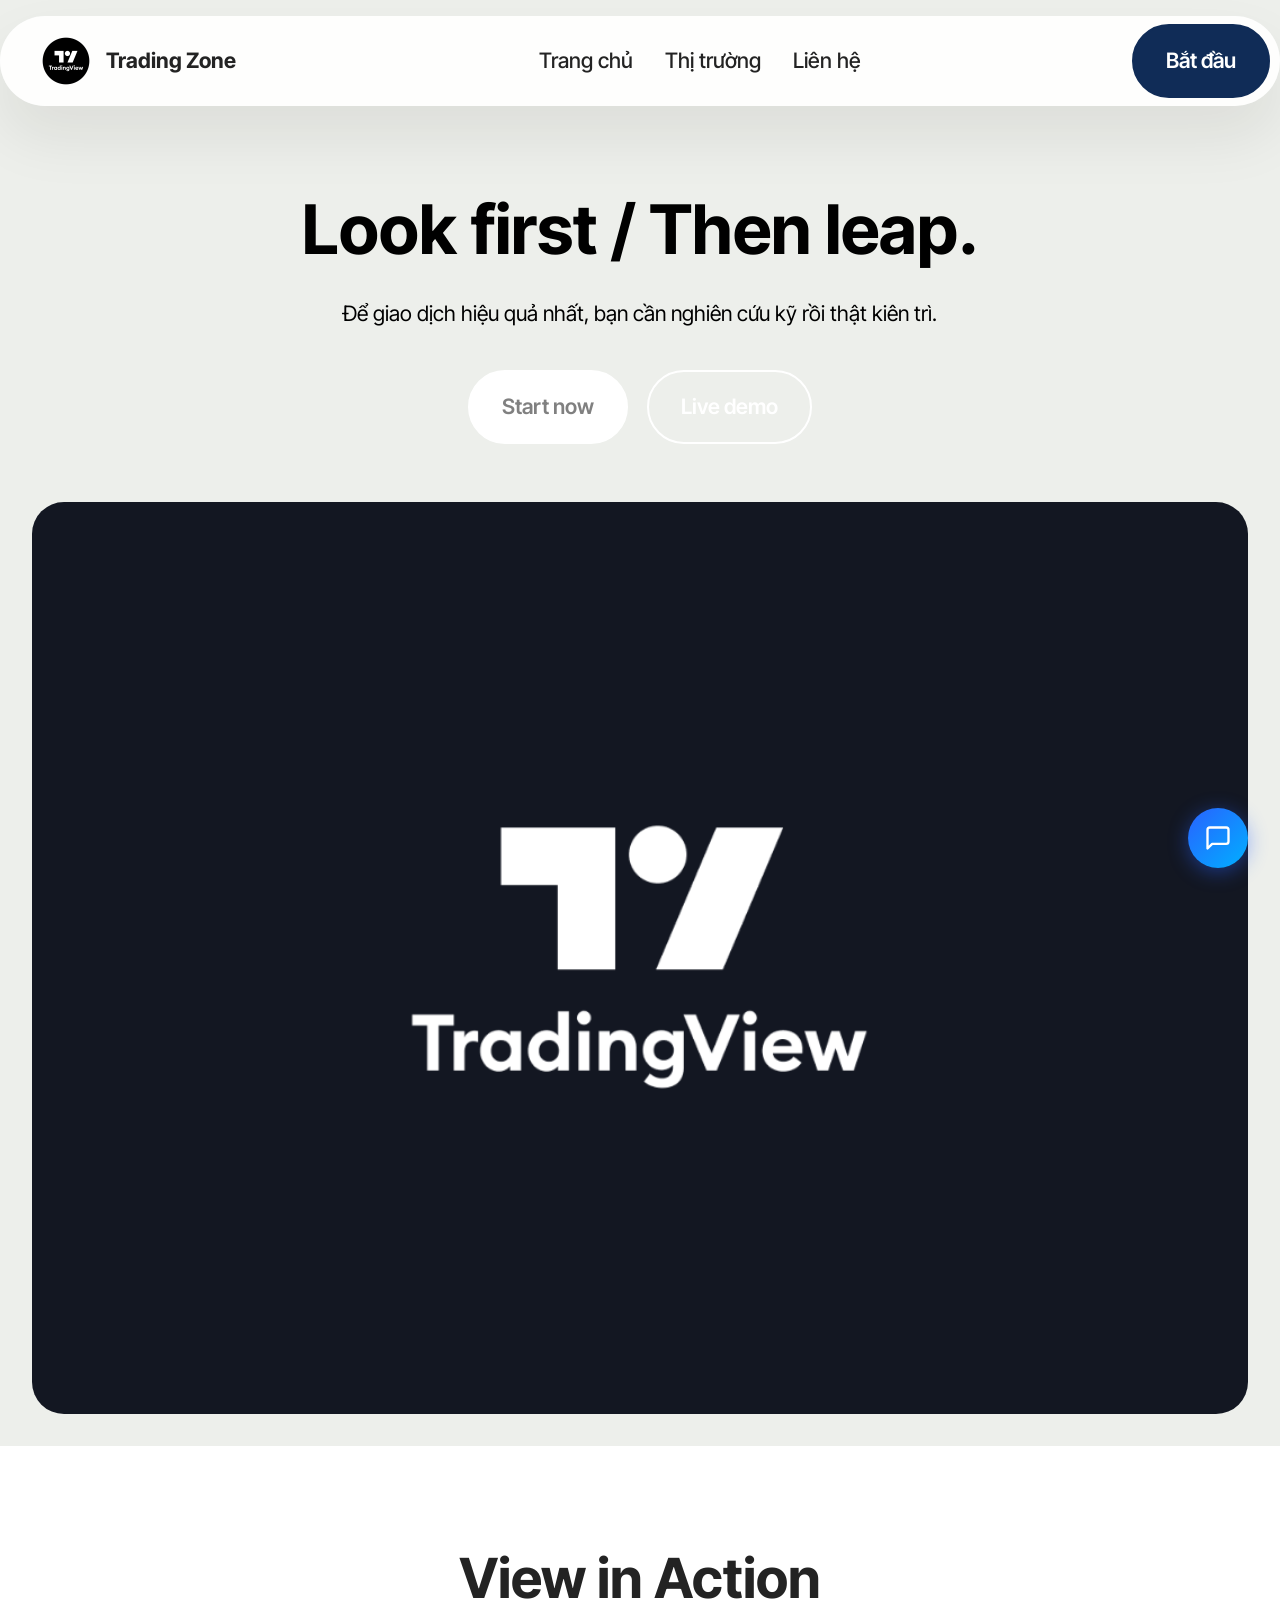
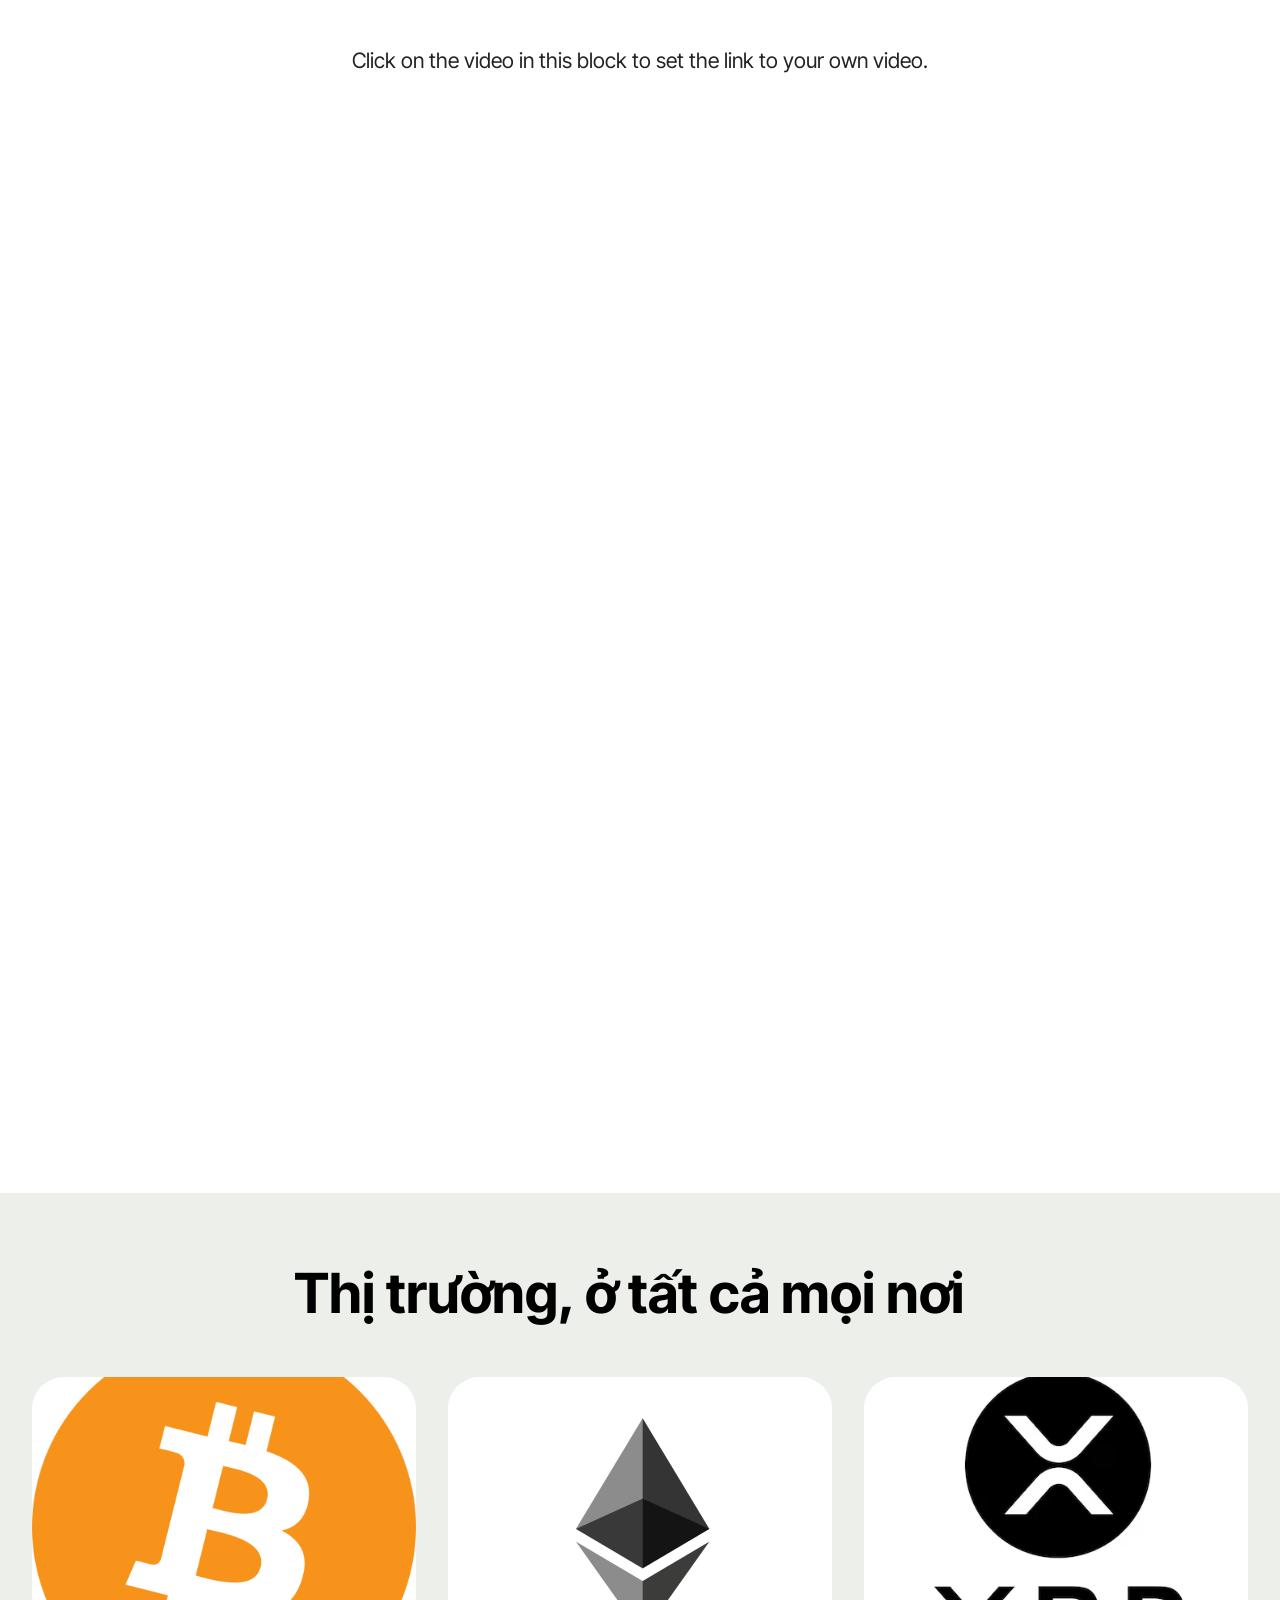
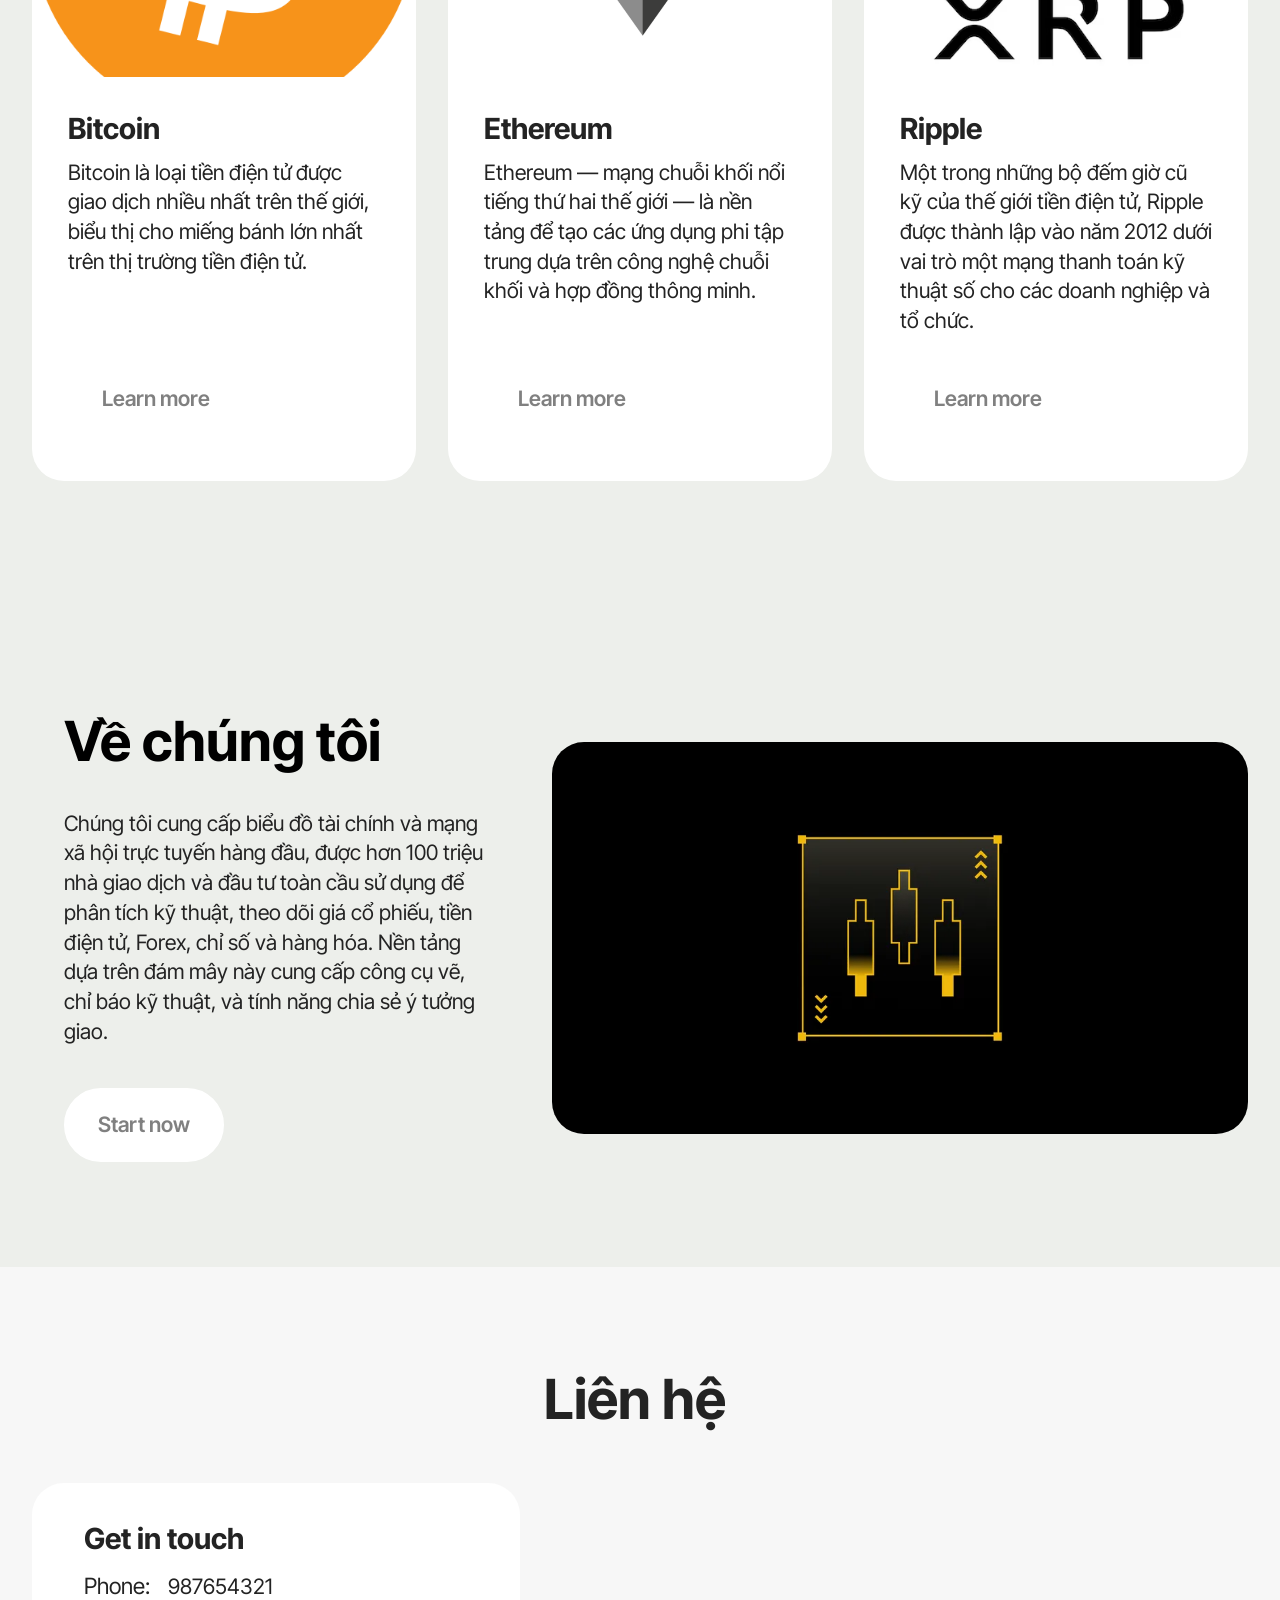
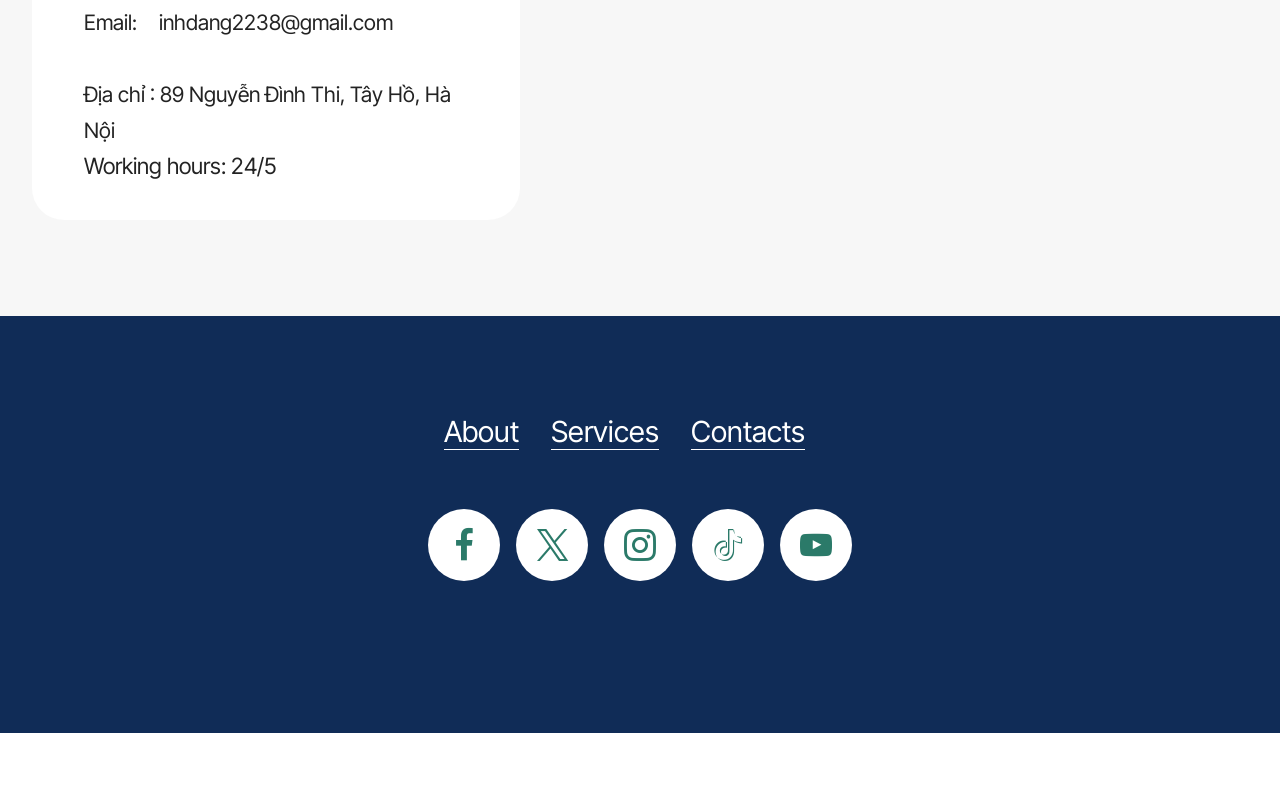
<file: index.html>
<!DOCTYPE html>
<html  >
<head>
  <!-- Site made with Mobirise Website Builder v6.1.12, https://mobirise.com -->
  <meta charset="UTF-8">
  <meta http-equiv="X-UA-Compatible" content="IE=edge">
  <meta name="generator" content="Mobirise v6.1.12, mobirise.com">
  <meta name="viewport" content="width=device-width, initial-scale=1, minimum-scale=1">
  <link rel="shortcut icon" href="assets/images/tradingview-logo-96x96.png" type="image/x-icon">
  <meta name="description" content="">
  
  
  <title>Home</title>
  <link rel="stylesheet" href="assets/web/assets/mobirise-icons2/mobirise2.css">
  <link rel="stylesheet" href="assets/bootstrap/css/bootstrap.min.css">
  <link rel="stylesheet" href="assets/animatecss/animate.css">
  <link rel="stylesheet" href="assets/dropdown/css/style.css">
  <link rel="stylesheet" href="assets/socicon/css/styles.css">
  <link rel="stylesheet" href="assets/theme/css/style.css">
  <link rel="preload" href="https://fonts.googleapis.com/css?family=Inter+Tight:100,200,300,400,500,600,700,800,900,100i,200i,300i,400i,500i,600i,700i,800i,900i&display=swap" as="style" onload="this.onload=null;this.rel='stylesheet'">
  <noscript><link rel="stylesheet" href="https://fonts.googleapis.com/css?family=Inter+Tight:100,200,300,400,500,600,700,800,900,100i,200i,300i,400i,500i,600i,700i,800i,900i&display=swap"></noscript>
  <link rel="preload" as="style" href="assets/mobirise/css/mbr-additional.css?v=EGJNDq"><link rel="stylesheet" href="assets/mobirise/css/mbr-additional.css?v=EGJNDq" type="text/css">

  
  
  
</head>
<body>
  
  <section data-bs-version="5.1" class="menu menu2 cid-tJS6tZXiPa" once="menu" id="menu02-0">
	

	<nav class="navbar navbar-dropdown navbar-fixed-top navbar-expand-lg">
		<div class="container">
			<div class="navbar-brand">
				<span class="navbar-logo">
          
					<a href="https://vn.tradingview.com/">
						<img src="assets/images/tradingview-logo-96x96.png" alt="Mobirise Website Builder" style="height: 3rem;">
					</a>
				</span>
				<span class="navbar-caption-wrap"><a class="navbar-caption text-black text-primary display-4" href="index.html#header05-1">Trading Zone</a></span>
			</div>
			<button class="navbar-toggler" type="button" data-toggle="collapse" data-bs-toggle="collapse" data-target="#navbarSupportedContent" data-bs-target="#navbarSupportedContent" aria-controls="navbarNavAltMarkup" aria-expanded="false" aria-label="Toggle navigation">
				<div class="hamburger">
					<span></span>
					<span></span>
					<span></span>
					<span></span>
				</div>
			</button>
			<div class="collapse navbar-collapse" id="navbarSupportedContent">
				<ul class="navbar-nav nav-dropdown" data-app-modern-menu="true"><li class="nav-item">
						<a class="nav-link link text-black text-primary display-4" href="https://vn.tradingview.com/">Trang chủ</a>
					</li>
					<li class="nav-item">
						<a class="nav-link link text-black text-primary display-4" href="https://vn.tradingview.com/markets/" aria-expanded="false">Thị trường</a>
					</li>
					<li class="nav-item">
						<a class="nav-link link text-black text-primary display-4" href="contact.html">Liên hệ</a>
					</li></ul>
				
				<div class="navbar-buttons mbr-section-btn"><a class="btn btn-info display-4" href="https://vn.tradingview.com/pricing/?source=header_go_pro_button&feature=start_free_trial" target="_blank">Bắt đầu</a></div>
			</div>
		</div>
	</nav>
</section>

<section data-bs-version="5.1" class="header5 cid-tJS6uM4N87" id="header05-1">
	

	
	
	
	<div class="align-center container">
		<div class="row justify-content-center">
			<div class="col-md-12 col-lg-9">
				<h1 class="mbr-section-title mbr-fonts-style mb-4 display-1"><strong>Look first / Then leap.</strong></h1>
				<p class="mbr-text mbr-fonts-style mb-4 display-7">Để giao dịch hiệu quả nhất, bạn cần nghiên cứu kỹ rồi thật kiên trì.</p>
				<div class="mbr-section-btn mt-3"><a class="btn btn-primary display-7" href="https://vn.tradingview.com/symbols/">Start now</a> <a class="btn btn-primary-outline display-7" href="https://vn.tradingview.com/chart/?symbol=DJ%3ADJI">Live demo</a></div>
			</div>
		</div>
		<div class="row mt-5 justify-content-center">
			<div class="col-12 col-lg-12">
				<img src="assets/images/17748-1-1080x810.png" alt="Mobirise Website Builder" title="">
			</div>
		</div>
	</div>
</section>

<section data-bs-version="5.1" class="video04 cid-vhkoHtNujz" id="video04-1l">
    
    
    <div class="container">
        <div class="mbr-section-head mb-5">
            <h4 class="mbr-section-title mbr-fonts-style mb-0 mt-0 display-2">
                <strong>View in Action</strong>
            </h4>
            <h5 class="mbr-section-subtitle mbr-fonts-style mt-4 display-7">
                Click on the video in this block to set the link to
                your own video.</h5>
        </div>
        <div class="row justify-content-center">
            <div class="col-12 col-md-12 video-block">
                <div class="video-wrapper"><iframe class="mbr-embedded-video" src="https://www.youtube.com/embed/uETZZx8qphs?rel=0&amp;amp;mute=1&amp;showinfo=0&amp;autoplay=1&amp;loop=1&amp;playlist=uETZZx8qphs" width="800" height="600" frameborder="0" allowfullscreen></iframe></div>
                <p class="mbr-text mt-3 mbr-fonts-style display-4">
                    Video Description
                </p>
            </div>
        </div>
    </div>
</section>

<section data-bs-version="5.1" class="features4 cid-tMlEXTHLbS" id="features04-w">
	
	
	<div class="container">
		<div class="row justify-content-center">
			<div class="col-12 content-head">
				<div class="mbr-section-head mb-5">
					<h4 class="mbr-section-title mbr-fonts-style align-center mb-0 display-2"><strong>Thị trường, ở tất cả mọi nơi&nbsp;&nbsp;</strong></h4>
					<h5 class="mbr-section-subtitle mbr-fonts-style align-center mb-0 mt-4 display-7"></h5>
					
				</div>
			</div>
		</div>
		<div class="row">
			
			<div class="item features-image col-12 col-md-6 col-lg-4 active">
				<div class="item-wrapper">
					<div class="item-img">
						<img src="assets/images/bitcoin.svg-1-500x500.png" alt="Mobirise Website Builder" data-slide-to="0" data-bs-slide-to="0">
					</div>
					<div class="item-content">
						<h5 class="item-title mbr-fonts-style display-5">
							<strong>Bitcoin</strong></h5>
						
						<p class="mbr-text mbr-fonts-style display-7">
							Bitcoin là loại tiền điện tử được giao dịch nhiều nhất trên thế giới, biểu thị cho miếng bánh lớn nhất trên thị trường tiền điện tử.</p>
						<div class="mbr-section-btn item-footer"><a href="https://vn.tradingview.com/symbols/BTCUSD/" class="btn item-btn btn-primary display-7">Learn more</a></div>
					</div>

				</div>
			</div><div class="item features-image col-12 col-md-6 col-lg-4">
				<div class="item-wrapper">
					<div class="item-img">
						<img src="assets/images/669f0c2991541075936aa5b8-what20is20eth-702x702.png" alt="Mobirise Website Builder" data-slide-to="1" data-bs-slide-to="1">
					</div>
					<div class="item-content">
						<h5 class="item-title mbr-fonts-style display-5">
							<strong>Ethereum</strong></h5>
						
						<p class="mbr-text mbr-fonts-style display-7">
							Ethereum — mạng chuỗi khối nổi tiếng thứ hai thế giới — là nền tảng để tạo các ứng dụng phi tập trung dựa trên công nghệ chuỗi khối và hợp đồng thông minh.<br>
						</p>
						<div class="mbr-section-btn item-footer"><a href="https://vn.tradingview.com/symbols/XRPUSD/" class="btn item-btn btn-primary display-7">Learn more</a></div>
					</div>
				</div>
			</div><div class="item features-image col-12 col-md-6 col-lg-4">
				<div class="item-wrapper">
					<div class="item-img">
						<img src="assets/images/xpp-logo-crypto-currency-ripple-electronic-money-decentralized-currency-vector-153097-6185-475x481.png" alt="Mobirise Website Builder" data-slide-to="2" data-bs-slide-to="2">
					</div>
					<div class="item-content">
						<h5 class="item-title mbr-fonts-style display-5">
							<strong>Ripple</strong></h5>
						
						<p class="mbr-text mbr-fonts-style display-7">
							Một trong những bộ đếm giờ cũ kỹ của thế giới tiền điện tử, Ripple được thành lập vào năm 2012 dưới vai trò một mạng thanh toán kỹ thuật số cho các doanh nghiệp và tổ chức.</p>
						<div class="mbr-section-btn item-footer"><a href="https://vn.tradingview.com/symbols/ETHUSD/" class="btn item-btn btn-primary display-7">Learn more</a></div>
					</div>
				</div>
			</div>
			
		</div>
	</div>
</section>

<section data-bs-version="5.1" class="header1 cid-tJS9vXDdRK" id="header01-7">
	

	
	

	<div class="container">
		<div class="row justify-content-center">
			<div class="col-12 col-md-12 col-lg-7 image-wrapper">
				<img class="w-100" src="assets/images/cdd8558b0bec485ba321169031ac8256.webp" alt="Mobirise Website Builder">
			</div>
			<div class="col-12 col-lg col-md-12">
				<div class="text-wrapper align-left">
					<h1 class="mbr-section-title mbr-fonts-style mb-4 display-2"><strong>Về chúng tôi&nbsp;</strong></h1>
					<p class="mbr-text mbr-fonts-style mb-4 display-7">Chúng tôi cung cấp biểu đồ tài chính và mạng xã hội trực tuyến hàng đầu, được hơn 100 triệu nhà giao dịch và đầu tư toàn cầu sử dụng để phân tích kỹ thuật, theo dõi giá cổ phiếu, tiền điện tử, Forex, chỉ số và hàng hóa. Nền tảng dựa trên đám mây này cung cấp công cụ vẽ, chỉ báo kỹ thuật, và tính năng chia sẻ ý tưởng giao.&nbsp;</p>
					<div class="mbr-section-btn mt-3"><a class="btn btn-primary display-7" href="https://mobiri.se">Start now</a></div>
				</div>
			</div>
		</div>
	</div>
</section>

<section data-bs-version="5.1" class="contacts2 map1 cid-tLdYHD757A" id="contacts02-9">

    

    
    <div class="container">
        <div class="mbr-section-head mb-5">
            <h3 class="mbr-section-title mbr-fonts-style align-center mb-0 display-2">
                <strong>Liên hệ&nbsp;</strong></h3>
            
        </div>
        <div class="row justify-content-center mt-4">
            <div class="card col-12 col-md-5">
                <div class="card-wrapper">
                    <div class="text-wrapper">
                        <h5 class="cardTitle mbr-fonts-style mb-2 display-5">
                        <strong>Get in touch</strong></h5>
                    <ul class="list mbr-fonts-style display-7">
                        <li class="mbr-text item-wrap"><span style="font-size: 1.4rem;">Phone: </span><a href="tel:+12345678910" class="text-primary" style="font-size: 1.4rem;">0</a>987654321</li>
                        <li class="mbr-text item-wrap">Email: <a href="mailto:info@site.com" class="text-primary">m</a>inhdang2238@gmail.com</li><li class="mbr-text item-wrap"><br></li><li class="mbr-text item-wrap">Địa chỉ : 89 Nguyễn Đình Thi, Tây Hồ, Hà Nội</li><li class="mbr-text item-wrap"><span style="font-size: 1.4rem;">Working hours: 24/5</span></li>
                    </ul>
                    </div>
                </div>
            </div>
            <div class="map-wrapper col-12 col-md-7">
                <div class="google-map"><iframe frameborder="0" style="border:0" src="https://www.google.com/maps/embed?pb=!1m14!1m12!1m3!1d5266.166874759364!2d105.82236176340318!3d21.044640307946867!2m3!1f0!2f0!3f0!3m2!1i1024!2i768!4f13.1!5e0!3m2!1sen!2sus!4v1776573404537!5m2!1sen!2sus" allowfullscreen=""></iframe></div>
            </div>
        </div>
    </div>
</section>

<section data-bs-version="5.1" class="footer1 programm5 cid-tJS9NNcTLZ" once="footers" id="footer03-8">

        

    

    <div class="container">
        <div class="row">

            <div class="row-links mb-4">
                <ul class="header-menu">
                  
                  
                  
                  
                <li class="header-menu-item mbr-fonts-style display-5"><a href="index.html#header05-1" class="text-danger text-primary">About</a></li><li class="header-menu-item mbr-fonts-style display-5"><a href="index.html#features04-w" class="text-danger text-primary">Services</a></li><li class="header-menu-item mbr-fonts-style display-5"><a href="index.html#contacts02-9" class="text-danger text-primary">Contacts</a></li><li class="header-menu-item mbr-fonts-style display-5"></li></ul>
              </div>

            <div class="col-12">
                <div class="social-row">
                    <div class="soc-item">
                        <a href="https://mobiri.se/" target="_blank">
                            <span class="mbr-iconfont socicon socicon-facebook display-7"></span>
                        </a>
                    </div>
                    <div class="soc-item">
                        <a href="https://mobiri.se/" target="_blank">
                            <span class="mbr-iconfont socicon-twitter socicon"></span>
                        </a>
                    </div>
                    <div class="soc-item">
                        <a href="https://mobiri.se/" target="_blank">
                            <span class="mbr-iconfont socicon-instagram socicon"></span>
                        </a>
                    </div>
                    <div class="soc-item">
                        <a href="https://mobiri.se/" target="_blank">
                            <span class="mbr-iconfont socicon-tiktok socicon"></span>
                        </a>
                    </div>
                    <div class="soc-item">
                        <a href="https://mobiri.se/" target="_blank">
                            <span class="mbr-iconfont socicon-youtube socicon"></span>
                        </a>
                    </div>
                </div>
            </div>
            <div class="col-12 mt-5">
                <p class="mbr-fonts-style copyright display-7"></p>
            </div>
        </div>
    </div>
</section><section class="display-7" style="padding: 0;align-items: center;justify-content: center;flex-wrap: wrap;    align-content: center;display: flex;position: relative;height: 4rem;"><a href="https://mobiri.se/4677975" style="flex: 1 1;height: 4rem;position: absolute;width: 100%;z-index: 1;"><img alt="" style="height: 4rem;" src="[data-uri]"></a><p style="margin: 0;text-align: center;" class="display-7">&#8204;</p><a style="z-index:1" href="https://mobirise.com">Mobirise </a></section><script src="assets/bootstrap/js/bootstrap.bundle.min.js"></script>  <script src="assets/smoothscroll/smooth-scroll.js"></script>  <script src="assets/ytplayer/index.js"></script>  <script src="assets/dropdown/js/navbar-dropdown.js"></script>  <script src="assets/theme/js/script.js"></script>  
  
  
  <input name="animation" type="hidden">

<!-- ===== AI CHATBOT WIDGET ===== -->
<!-- Sử dụng Tidio Live Chat (miễn phí, không cần API key) -->
<!-- Để dùng: Đăng ký tại https://www.tidio.com → lấy Public Key → thay YOUR_TIDIO_PUBLIC_KEY bên dưới -->
<!--
<script src="//code.tidio.co/YOUR_TIDIO_PUBLIC_KEY.js" async></script>
-->

<!-- Hoặc dùng Crisp Chat (miễn phí, không cần API key) -->
<!-- Đăng ký tại https://crisp.chat → lấy Website ID → thay YOUR_CRISP_WEBSITE_ID bên dưới -->
<!--
<script>
  window.$crisp=[];
  window.CRISP_WEBSITE_ID="YOUR_CRISP_WEBSITE_ID";
  (function(){
    var d=document;
    var s=d.createElement("script");
    s.src="https://client.crisp.chat/l.js";
    s.async=1;
    d.getElementsByTagName("head")[0].appendChild(s);
  })();
</script>
-->

<!-- ===== FLOATING AI CHATBOT (Hoạt động ngay, không cần đăng ký) ===== -->
<style>
  /* Nút mở chatbot */
  #ai-chat-btn {
    position: fixed;
    bottom: 32px;
    right: 32px;
    width: 60px;
    height: 60px;
    border-radius: 50%;
    background: linear-gradient(135deg, #2962ff, #00b0ff);
    color: #fff;
    border: none;
    cursor: pointer;
    box-shadow: 0 4px 20px rgba(41,98,255,0.45);
    display: flex;
    align-items: center;
    justify-content: center;
    z-index: 9999;
    transition: transform 0.2s, box-shadow 0.2s;
  }
  #ai-chat-btn:hover {
    transform: scale(1.1);
    box-shadow: 0 6px 28px rgba(41,98,255,0.6);
  }
  #ai-chat-btn svg { width: 28px; height: 28px; }

  /* Cửa sổ chat */
  #ai-chat-box {
    position: fixed;
    bottom: 104px;
    right: 32px;
    width: 360px;
    max-width: calc(100vw - 32px);
    height: 520px;
    background: #fff;
    border-radius: 18px;
    box-shadow: 0 8px 40px rgba(0,0,0,0.18);
    display: none;
    flex-direction: column;
    overflow: hidden;
    z-index: 9998;
    border: 1px solid #e3e8f0;
    animation: chatSlideIn 0.25s ease;
  }
  @keyframes chatSlideIn {
    from { opacity: 0; transform: translateY(24px) scale(0.97); }
    to   { opacity: 1; transform: translateY(0) scale(1); }
  }
  #ai-chat-box.open { display: flex; }

  /* Header */
  #ai-chat-header {
    background: linear-gradient(135deg, #2962ff, #00b0ff);
    color: #fff;
    padding: 14px 18px;
    display: flex;
    align-items: center;
    gap: 10px;
    font-family: 'Inter Tight', sans-serif;
    font-weight: 700;
    font-size: 1rem;
    flex-shrink: 0;
  }
  #ai-chat-header .dot {
    width: 10px; height: 10px;
    background: #69ff85;
    border-radius: 50%;
    flex-shrink: 0;
    box-shadow: 0 0 0 3px rgba(105,255,133,0.3);
    animation: pulse 1.5s infinite;
  }
  @keyframes pulse {
    0%,100% { box-shadow: 0 0 0 3px rgba(105,255,133,0.3); }
    50%      { box-shadow: 0 0 0 6px rgba(105,255,133,0.15); }
  }
  #ai-chat-close {
    margin-left: auto;
    background: none;
    border: none;
    color: #fff;
    font-size: 1.4rem;
    cursor: pointer;
    line-height: 1;
    opacity: 0.8;
    transition: opacity 0.15s;
  }
  #ai-chat-close:hover { opacity: 1; }

  /* Messages */
  #ai-chat-messages {
    flex: 1;
    overflow-y: auto;
    padding: 16px;
    display: flex;
    flex-direction: column;
    gap: 10px;
    background: #f7f9fc;
  }
  .chat-msg {
    max-width: 80%;
    padding: 10px 14px;
    border-radius: 14px;
    font-size: 0.9rem;
    line-height: 1.5;
    font-family: 'Inter Tight', sans-serif;
    animation: msgIn 0.2s ease;
  }
  @keyframes msgIn {
    from { opacity: 0; transform: translateY(8px); }
    to   { opacity: 1; transform: translateY(0); }
  }
  .chat-msg.bot {
    background: #fff;
    color: #222;
    border: 1px solid #e3e8f0;
    align-self: flex-start;
    border-bottom-left-radius: 4px;
  }
  .chat-msg.user {
    background: linear-gradient(135deg, #2962ff, #00b0ff);
    color: #fff;
    align-self: flex-end;
    border-bottom-right-radius: 4px;
  }
  .chat-msg.typing { color: #aaa; font-style: italic; }

  /* Quick replies */
  #ai-quick-replies {
    padding: 8px 16px 4px;
    display: flex;
    flex-wrap: wrap;
    gap: 6px;
    background: #f7f9fc;
  }
  .quick-reply-btn {
    padding: 5px 12px;
    border-radius: 20px;
    border: 1.5px solid #2962ff;
    background: #fff;
    color: #2962ff;
    font-size: 0.8rem;
    cursor: pointer;
    font-family: 'Inter Tight', sans-serif;
    transition: all 0.15s;
  }
  .quick-reply-btn:hover { background: #2962ff; color: #fff; }

  /* Input area */
  #ai-chat-input-row {
    display: flex;
    padding: 10px 12px;
    gap: 8px;
    background: #fff;
    border-top: 1px solid #e3e8f0;
    flex-shrink: 0;
  }
  #ai-chat-input {
    flex: 1;
    padding: 9px 14px;
    border-radius: 24px;
    border: 1.5px solid #e3e8f0;
    outline: none;
    font-size: 0.9rem;
    font-family: 'Inter Tight', sans-serif;
    transition: border 0.15s;
  }
  #ai-chat-input:focus { border-color: #2962ff; }
  #ai-chat-send {
    width: 40px;
    height: 40px;
    border-radius: 50%;
    background: linear-gradient(135deg, #2962ff, #00b0ff);
    border: none;
    color: #fff;
    cursor: pointer;
    display: flex;
    align-items: center;
    justify-content: center;
    flex-shrink: 0;
    transition: transform 0.15s;
  }
  #ai-chat-send:hover { transform: scale(1.1); }
  #ai-chat-send svg { width: 18px; height: 18px; }
</style>

<!-- Nút mở chat -->
<button id="ai-chat-btn" title="Chat với AI">
  <svg viewBox="0 0 24 24" fill="none" stroke="currentColor" stroke-width="2" stroke-linecap="round" stroke-linejoin="round">
    <path d="M21 15a2 2 0 0 1-2 2H7l-4 4V5a2 2 0 0 1 2-2h14a2 2 0 0 1 2 2z"></path>
  </svg>
</button>

<!-- Cửa sổ chat -->
<div id="ai-chat-box">
  <div id="ai-chat-header">
    <div class="dot"></div>
    <span>Trợ lý AI Trading Zone</span>
    <button id="ai-chat-close">&#x2715;</button>
  </div>
  <div id="ai-chat-messages"></div>
  <div id="ai-quick-replies">
    <button class="quick-reply-btn">📈 Giá Bitcoin</button>
    <button class="quick-reply-btn">💼 Cách đầu tư</button>
    <button class="quick-reply-btn">📞 Liên hệ</button>
    <button class="quick-reply-btn">💡 Về chúng tôi</button>
  </div>
  <div id="ai-chat-input-row">
    <input id="ai-chat-input" type="text" placeholder="Nhập câu hỏi của bạn..." autocomplete="off">
    <button id="ai-chat-send">
      <svg viewBox="0 0 24 24" fill="none" stroke="currentColor" stroke-width="2" stroke-linecap="round" stroke-linejoin="round">
        <line x1="22" y1="2" x2="11" y2="13"></line>
        <polygon points="22 2 15 22 11 13 2 9 22 2"></polygon>
      </svg>
    </button>
  </div>
</div>

<script>
(function() {
  // ===== DỮ LIỆU TRẢ LỜI (tuỳ chỉnh nội dung tại đây) =====
  var faq = [
    {
      keys: ["bitcoin","btc","giá bitcoin"],
      ans: "💰 Bitcoin (BTC) là đồng tiền điện tử lớn nhất thế giới. Bạn có thể xem giá thời gian thực tại <a href='https://vn.tradingview.com/symbols/BTCUSD/' target='_blank' style='color:#2962ff'>TradingView BTC/USD</a>."
    },
    {
      keys: ["ethereum","eth"],
      ans: "🔷 Ethereum là blockchain lớn thứ 2 thế giới. Xem biểu đồ tại <a href='https://vn.tradingview.com/symbols/ETHUSD/' target='_blank' style='color:#2962ff'>TradingView ETH/USD</a>."
    },
    {
      keys: ["ripple","xrp"],
      ans: "🌊 Ripple (XRP) là mạng thanh toán kỹ thuật số ra đời năm 2012. Xem tại <a href='https://vn.tradingview.com/symbols/XRPUSD/' target='_blank' style='color:#2962ff'>TradingView XRP/USD</a>."
    },
    {
      keys: ["liên hệ","contact","phone","email","địa chỉ","số điện thoại"],
      ans: "📞 Liên hệ chúng tôi:<br>• <b>Phone:</b> 0987654321<br>• <b>Email:</b> minhdang2238@gmail.com<br>• <b>Địa chỉ:</b> 89 Nguyễn Đình Thi, Tây Hồ, Hà Nội<br>• <b>Giờ làm việc:</b> 24/5"
    },
    {
      keys: ["về chúng tôi","about","tradingview","nền tảng"],
      ans: "ℹ️ Trading Zone là nền tảng biểu đồ tài chính và mạng xã hội hàng đầu, được hơn <b>100 triệu</b> nhà giao dịch và đầu tư toàn cầu tin dùng để phân tích kỹ thuật."
    },
    {
      keys: ["đầu tư","cách đầu tư","giao dịch","trading","forex","chứng khoán"],
      ans: "📊 Để bắt đầu giao dịch hiệu quả:<br>1. Nghiên cứu thị trường tại <a href='https://vn.tradingview.com/markets/' target='_blank' style='color:#2962ff'>Markets</a><br>2. Phân tích biểu đồ kỹ thuật<br>3. Quản lý rủi ro thật tốt<br>4. Kiên trì — <i>Look first, then leap!</i>"
    },
    {
      keys: ["bắt đầu","đăng ký","register","start","free trial"],
      ans: "🚀 Bạn có thể bắt đầu miễn phí tại <a href='https://vn.tradingview.com/pricing/?source=header_go_pro_button&feature=start_free_trial' target='_blank' style='color:#2962ff'>TradingView Free Trial</a>!"
    },
  ];

  var defaultAnswers = [
    "Xin lỗi, mình chưa có thông tin về câu hỏi này 😅 Bạn có thể liên hệ trực tiếp qua <b>0987654321</b> hoặc email <b>minhdang2238@gmail.com</b> nhé!",
    "Câu hỏi thú vị! Hiện mình chưa có dữ liệu cụ thể. Bạn thử xem thêm tại <a href='https://vn.tradingview.com/' target='_blank' style='color:#2962ff'>TradingView</a> nhé 😊",
    "Mình chưa chắc về điều này. Hãy liên hệ đội ngũ hỗ trợ để được tư vấn chi tiết hơn nhé!"
  ];

  function getAnswer(text) {
    var t = text.toLowerCase();
    for (var i = 0; i < faq.length; i++) {
      for (var j = 0; j < faq[i].keys.length; j++) {
        if (t.indexOf(faq[i].keys[j]) !== -1) return faq[i].ans;
      }
    }
    return defaultAnswers[Math.floor(Math.random() * defaultAnswers.length)];
  }

  // ===== DOM =====
  var btn     = document.getElementById('ai-chat-btn');
  var box     = document.getElementById('ai-chat-box');
  var closeBtn= document.getElementById('ai-chat-close');
  var msgs    = document.getElementById('ai-chat-messages');
  var input   = document.getElementById('ai-chat-input');
  var sendBtn = document.getElementById('ai-chat-send');
  var qrBtns  = document.querySelectorAll('.quick-reply-btn');

  function addMsg(text, role) {
    var div = document.createElement('div');
    div.className = 'chat-msg ' + role;
    div.innerHTML = text;
    msgs.appendChild(div);
    msgs.scrollTop = msgs.scrollHeight;
    return div;
  }

  function botReply(text) {
    var typing = addMsg('Đang trả lời...', 'bot typing');
    setTimeout(function() {
      typing.className = 'chat-msg bot';
      typing.innerHTML = getAnswer(text);
      msgs.scrollTop = msgs.scrollHeight;
    }, 800 + Math.random() * 400);
  }

  function sendMessage(text) {
    text = text.trim();
    if (!text) return;
    addMsg(text, 'user');
    input.value = '';
    botReply(text);
  }

  // Mở/đóng
  btn.addEventListener('click', function() {
    box.classList.toggle('open');
    if (box.classList.contains('open') && msgs.children.length === 0) {
      setTimeout(function() {
        addMsg('👋 Xin chào! Mình là trợ lý AI của <b>Trading Zone</b>. Mình có thể giúp gì cho bạn?', 'bot');
      }, 200);
    }
  });
  closeBtn.addEventListener('click', function() { box.classList.remove('open'); });

  // Gửi tin
  sendBtn.addEventListener('click', function() { sendMessage(input.value); });
  input.addEventListener('keydown', function(e) {
    if (e.key === 'Enter') sendMessage(input.value);
  });

  // Quick replies
  qrBtns.forEach(function(b) {
    b.addEventListener('click', function() {
      box.classList.add('open');
      sendMessage(b.textContent.replace(/^[^\w\sÀ-ỹ]+/, '').trim());
    });
  });
})();
</script>
<!-- ===== END AI CHATBOT WIDGET ===== -->

  </body>
</html>
</file>
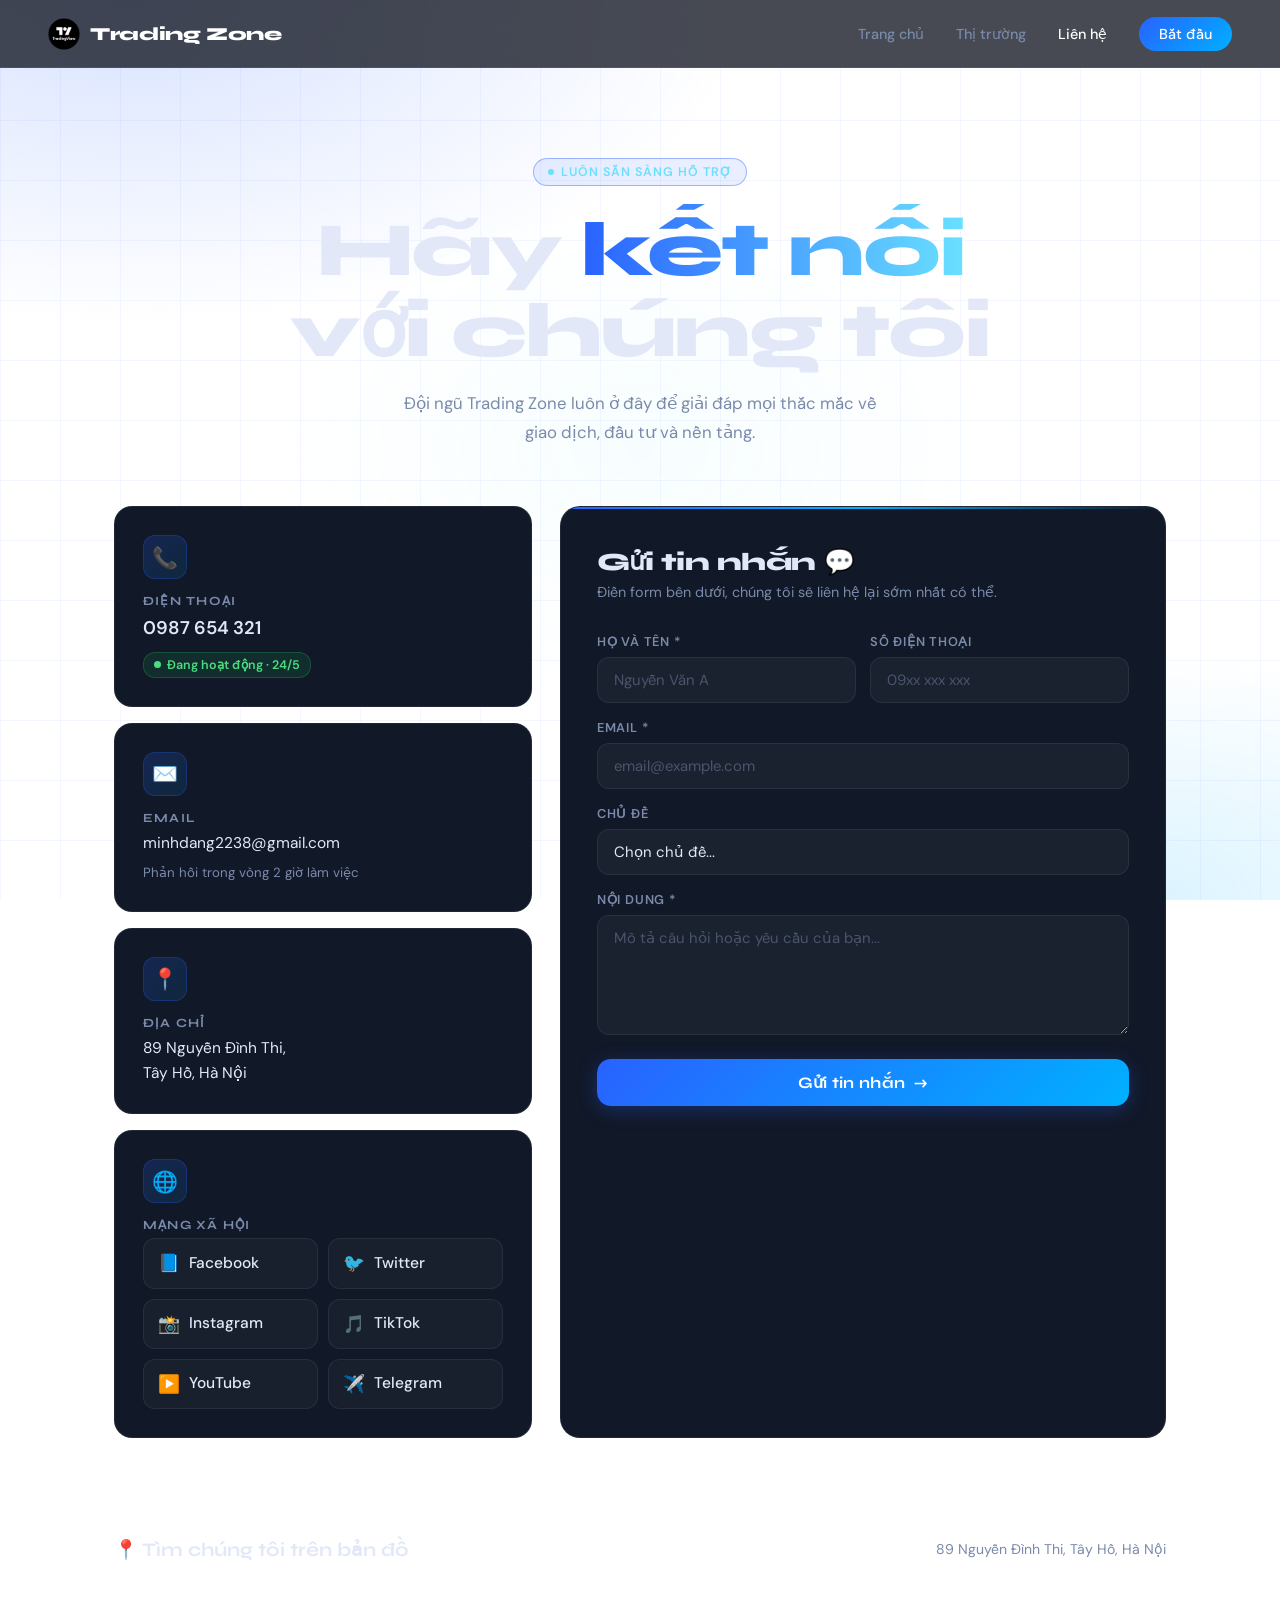
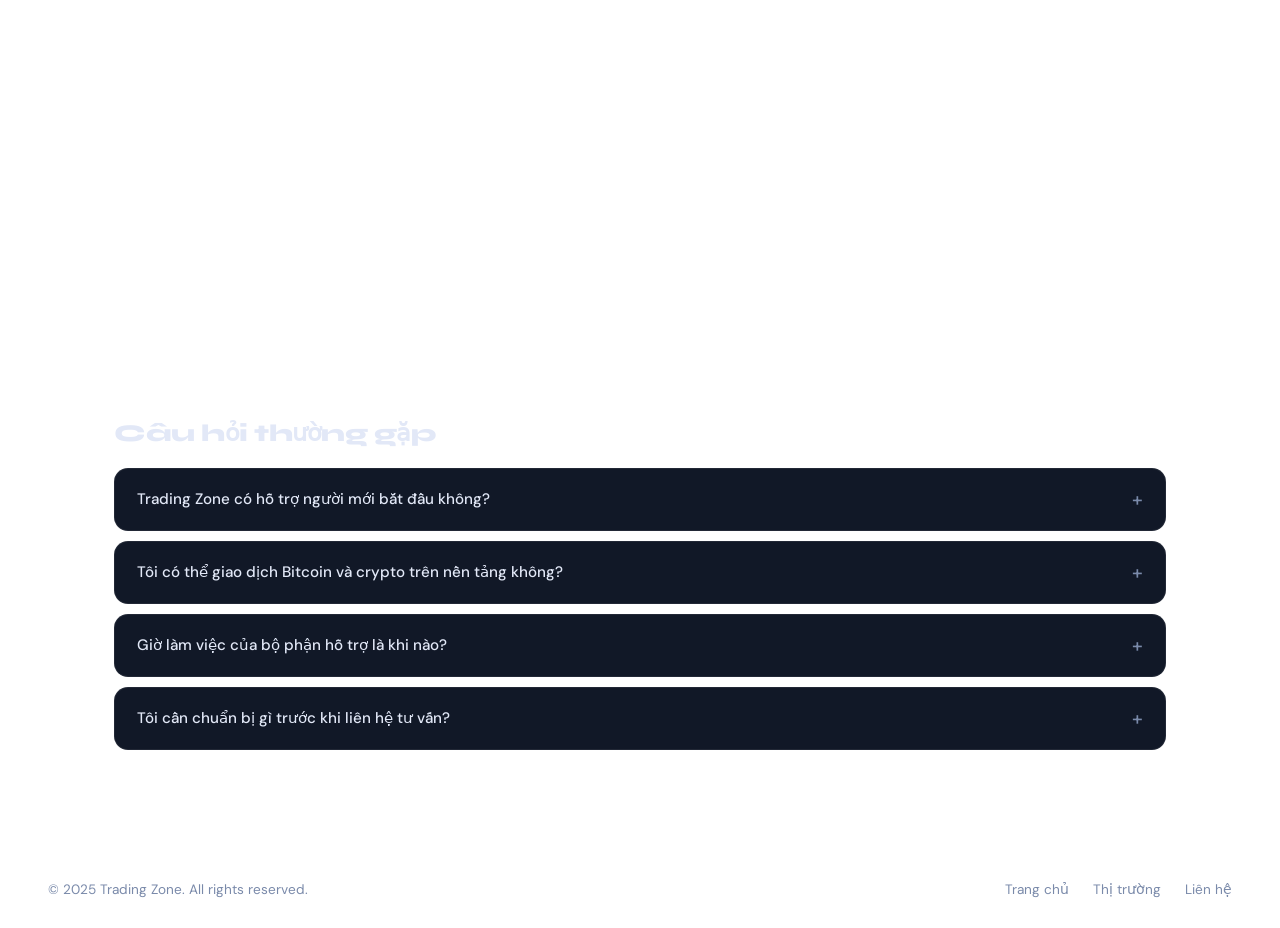
<file: contact.html>
<!DOCTYPE html>
<html lang="vi">
<head>
  <meta charset="UTF-8">
  <meta name="viewport" content="width=device-width, initial-scale=1.0">
  <title>Liên hệ — Trading Zone</title>
  <link rel="shortcut icon" href="assets/images/tradingview-logo-96x96.png" type="image/x-icon">
  <link rel="preconnect" href="https://fonts.googleapis.com">
  <link href="https://fonts.googleapis.com/css2?family=Syne:wght@400;600;700;800&family=DM+Sans:ital,opsz,wght@0,9..40,300;0,9..40,400;0,9..40,500;1,9..40,300&display=swap" rel="stylesheet">
  <style>
    :root {
      --blue:   #2962ff;
      --cyan:   #00b0ff;
      --dark:   #0a0e1a;
      --card:   #111827;
      --border: rgba(255,255,255,0.07);
      --text:   #e2e8f7;
      --muted:  #7a8aaa;
      --accent: #69e0ff;
    }

    *, *::before, *::after { box-sizing: border-box; margin: 0; padding: 0; }

    html { scroll-behavior: smooth; }

    body {
      background: #FFFF;
      color: var(--text);
      font-family: 'DM Sans', sans-serif;
      min-height: 100vh;
      overflow-x: hidden;
    }

    /* ── BACKGROUND MESH ── */
    body::before {
      content: '';
      position: fixed;
      inset: 0;
      background:
        radial-gradient(ellipse 80% 60% at 10% 0%, rgba(41,98,255,0.18) 0%, transparent 60%),
        radial-gradient(ellipse 60% 50% at 90% 100%, rgba(0,176,255,0.14) 0%, transparent 55%),
        radial-gradient(ellipse 40% 40% at 50% 50%, rgba(105,224,255,0.05) 0%, transparent 70%);
      pointer-events: none;
      z-index: 0;
    }

    /* ── GRID LINES ── */
    body::after {
      content: '';
      position: fixed;
      inset: 0;
      background-image:
        linear-gradient(rgba(41,98,255,0.05) 1px, transparent 1px),
        linear-gradient(90deg, rgba(41,98,255,0.05) 1px, transparent 1px);
      background-size: 60px 60px;
      pointer-events: none;
      z-index: 0;
    }

    /* ── NAV ── */
    nav {
      position: fixed;
      top: 0; left: 0; right: 0;
      z-index: 100;
      display: flex;
      align-items: center;
      justify-content: space-between;
      padding: 0 48px;
      height: 68px;
      background: rgba(10,14,26,0.75);
      backdrop-filter: blur(18px);
      border-bottom: 1px solid var(--border);
    }
    .nav-logo {
      display: flex;
      align-items: center;
      gap: 10px;
      text-decoration: none;
      font-family: 'Syne', sans-serif;
      font-weight: 800;
      font-size: 1.15rem;
      color: #fff;
      letter-spacing: -0.02em;
    }
    .nav-logo img { height: 32px; }
    .nav-links {
      display: flex;
      align-items: center;
      gap: 32px;
      list-style: none;
    }
    .nav-links a {
      color: var(--muted);
      text-decoration: none;
      font-size: 0.9rem;
      font-weight: 500;
      transition: color 0.2s;
    }
    .nav-links a:hover, .nav-links a.active { color: #fff; }
    .nav-cta {
      padding: 8px 20px;
      border-radius: 24px;
      background: linear-gradient(135deg, var(--blue), var(--cyan));
      color: #fff !important;
      font-weight: 600;
      font-size: 0.88rem;
      transition: opacity 0.2s, transform 0.2s !important;
    }
    .nav-cta:hover { opacity: 0.88; transform: translateY(-1px); }

    /* ── MAIN WRAPPER ── */
    main {
      position: relative;
      z-index: 1;
      padding-top: 68px;
    }

    /* ── HERO ── */
    .hero {
      text-align: center;
      padding: 90px 24px 60px;
      animation: fadeUp 0.7s ease both;
    }
    .hero-label {
      display: inline-flex;
      align-items: center;
      gap: 7px;
      padding: 5px 14px;
      border-radius: 20px;
      border: 1px solid rgba(41,98,255,0.4);
      background: rgba(41,98,255,0.1);
      font-size: 0.78rem;
      font-weight: 600;
      color: var(--accent);
      letter-spacing: 0.08em;
      text-transform: uppercase;
      margin-bottom: 24px;
    }
    .hero-label span { width: 6px; height: 6px; border-radius: 50%; background: var(--accent); animation: pulse 1.5s infinite; }
    h1 {
      font-family: 'Syne', sans-serif;
      font-size: clamp(2.8rem, 6vw, 5rem);
      font-weight: 800;
      line-height: 1.05;
      letter-spacing: -0.03em;
      margin-bottom: 18px;
    }
    h1 em {
      font-style: normal;
      background: linear-gradient(90deg, var(--blue), var(--accent));
      -webkit-background-clip: text;
      -webkit-text-fill-color: transparent;
      background-clip: text;
    }
    .hero p {
      color: var(--muted);
      font-size: 1.05rem;
      max-width: 480px;
      margin: 0 auto;
      line-height: 1.7;
    }

    /* ── CONTACT GRID ── */
    .contact-grid {
      max-width: 1100px;
      margin: 0 auto;
      padding: 0 24px 100px;
      display: grid;
      grid-template-columns: 1fr 1.45fr;
      gap: 28px;
      animation: fadeUp 0.7s 0.15s ease both;
    }

    /* ── INFO COLUMN ── */
    .info-col { display: flex; flex-direction: column; gap: 16px; }

    .info-card {
      background: var(--card);
      border: 1px solid var(--border);
      border-radius: 18px;
      padding: 28px;
      transition: border-color 0.25s, transform 0.25s;
    }
    .info-card:hover { border-color: rgba(41,98,255,0.35); transform: translateY(-3px); }

    .info-card .ic-icon {
      width: 44px; height: 44px;
      border-radius: 12px;
      background: linear-gradient(135deg, rgba(41,98,255,0.2), rgba(0,176,255,0.1));
      border: 1px solid rgba(41,98,255,0.25);
      display: flex; align-items: center; justify-content: center;
      font-size: 1.3rem;
      margin-bottom: 14px;
    }
    .info-card h3 {
      font-family: 'Syne', sans-serif;
      font-size: 0.78rem;
      font-weight: 700;
      letter-spacing: 0.1em;
      text-transform: uppercase;
      color: var(--muted);
      margin-bottom: 6px;
    }
    .info-card p, .info-card a {
      color: var(--text);
      font-size: 0.97rem;
      text-decoration: none;
      line-height: 1.6;
      transition: color 0.2s;
    }
    .info-card a:hover { color: var(--accent); }

    .status-badge {
      display: inline-flex;
      align-items: center;
      gap: 6px;
      margin-top: 8px;
      padding: 4px 10px;
      border-radius: 12px;
      background: rgba(34,197,94,0.12);
      border: 1px solid rgba(34,197,94,0.25);
      font-size: 0.78rem;
      font-weight: 600;
      color: #4ade80;
    }
    .status-badge .dot-green {
      width: 7px; height: 7px;
      border-radius: 50%;
      background: #4ade80;
      animation: pulse 1.5s infinite;
    }

    /* Social links */
    .social-grid {
      display: grid;
      grid-template-columns: 1fr 1fr;
      gap: 10px;
      margin-top: 4px;
    }
    .social-btn {
      display: flex;
      align-items: center;
      gap: 9px;
      padding: 10px 14px;
      border-radius: 12px;
      border: 1px solid var(--border);
      background: rgba(255,255,255,0.03);
      color: var(--text);
      text-decoration: none;
      font-size: 0.85rem;
      font-weight: 500;
      transition: all 0.2s;
    }
    .social-btn:hover {
      border-color: rgba(41,98,255,0.4);
      background: rgba(41,98,255,0.08);
      color: #fff;
      transform: translateY(-2px);
    }
    .social-btn .sico { font-size: 1.1rem; }

    /* ── FORM COLUMN ── */
    .form-card {
      background: var(--card);
      border: 1px solid var(--border);
      border-radius: 20px;
      padding: 40px 36px;
      position: relative;
      overflow: hidden;
    }
    .form-card::before {
      content: '';
      position: absolute;
      top: 0; left: 0; right: 0;
      height: 2px;
      background: linear-gradient(90deg, var(--blue), var(--cyan), transparent);
    }
    .form-card h2 {
      font-family: 'Syne', sans-serif;
      font-size: 1.55rem;
      font-weight: 800;
      letter-spacing: -0.02em;
      margin-bottom: 6px;
    }
    .form-card .sub {
      color: var(--muted);
      font-size: 0.9rem;
      margin-bottom: 32px;
    }

    .form-row { display: grid; grid-template-columns: 1fr 1fr; gap: 14px; }

    .field { display: flex; flex-direction: column; gap: 7px; margin-bottom: 16px; }
    .field label {
      font-size: 0.8rem;
      font-weight: 600;
      letter-spacing: 0.06em;
      text-transform: uppercase;
      color: var(--muted);
    }
    .field input, .field select, .field textarea {
      background: rgba(255,255,255,0.04);
      border: 1.5px solid var(--border);
      border-radius: 12px;
      padding: 12px 16px;
      color: var(--text);
      font-family: 'DM Sans', sans-serif;
      font-size: 0.93rem;
      outline: none;
      transition: border-color 0.2s, background 0.2s;
      width: 100%;
    }
    .field input::placeholder, .field textarea::placeholder { color: rgba(122,138,170,0.5); }
    .field input:focus, .field select:focus, .field textarea:focus {
      border-color: var(--blue);
      background: rgba(41,98,255,0.06);
    }
    .field select { appearance: none; cursor: pointer; }
    .field select option { background: #111827; }
    .field textarea { resize: vertical; min-height: 120px; }

    .submit-btn {
      width: 100%;
      padding: 14px;
      border-radius: 14px;
      background: linear-gradient(135deg, var(--blue), var(--cyan));
      border: none;
      color: #fff;
      font-family: 'Syne', sans-serif;
      font-weight: 700;
      font-size: 1rem;
      cursor: pointer;
      letter-spacing: 0.02em;
      transition: opacity 0.2s, transform 0.2s, box-shadow 0.2s;
      margin-top: 8px;
      box-shadow: 0 4px 20px rgba(41,98,255,0.3);
      position: relative;
      overflow: hidden;
    }
    .submit-btn::after {
      content: '';
      position: absolute;
      inset: 0;
      background: linear-gradient(135deg, transparent, rgba(255,255,255,0.12), transparent);
      transform: translateX(-100%);
      transition: transform 0.4s;
    }
    .submit-btn:hover::after { transform: translateX(100%); }
    .submit-btn:hover { opacity: 0.92; transform: translateY(-2px); box-shadow: 0 8px 28px rgba(41,98,255,0.4); }
    .submit-btn:active { transform: translateY(0); }

    /* Success state */
    .success-msg {
      display: none;
      text-align: center;
      padding: 40px 20px;
      animation: fadeUp 0.4s ease;
    }
    .success-msg .checkmark {
      width: 64px; height: 64px;
      border-radius: 50%;
      background: linear-gradient(135deg, rgba(34,197,94,0.2), rgba(34,197,94,0.05));
      border: 2px solid rgba(34,197,94,0.4);
      display: flex; align-items: center; justify-content: center;
      font-size: 1.8rem;
      margin: 0 auto 20px;
    }
    .success-msg h3 {
      font-family: 'Syne', sans-serif;
      font-size: 1.3rem;
      font-weight: 700;
      margin-bottom: 8px;
    }
    .success-msg p { color: var(--muted); font-size: 0.92rem; }

    /* ── MAP ── */
    .map-section {
      max-width: 1100px;
      margin: 0 auto 80px;
      padding: 0 24px;
      animation: fadeUp 0.7s 0.3s ease both;
    }
    .map-header {
      display: flex;
      align-items: center;
      justify-content: space-between;
      margin-bottom: 18px;
    }
    .map-header h2 {
      font-family: 'Syne', sans-serif;
      font-size: 1.2rem;
      font-weight: 700;
    }
    .map-header span { color: var(--muted); font-size: 0.88rem; }
    .map-wrapper {
      border-radius: 20px;
      overflow: hidden;
      border: 1px solid var(--border);
      height: 360px;
    }
    .map-wrapper iframe { width: 100%; height: 100%; border: none; display: block; }

    /* ── FAQ STRIP ── */
    .faq-section {
      max-width: 1100px;
      margin: 0 auto 100px;
      padding: 0 24px;
      animation: fadeUp 0.7s 0.4s ease both;
    }
    .faq-section h2 {
      font-family: 'Syne', sans-serif;
      font-size: 1.5rem;
      font-weight: 800;
      margin-bottom: 20px;
      letter-spacing: -0.02em;
    }
    .faq-list { display: flex; flex-direction: column; gap: 10px; }
    .faq-item {
      background: var(--card);
      border: 1px solid var(--border);
      border-radius: 14px;
      overflow: hidden;
    }
    .faq-q {
      width: 100%;
      text-align: left;
      background: none;
      border: none;
      color: var(--text);
      font-family: 'DM Sans', sans-serif;
      font-size: 0.95rem;
      font-weight: 500;
      padding: 18px 22px;
      display: flex;
      align-items: center;
      justify-content: space-between;
      cursor: pointer;
      gap: 12px;
      transition: color 0.2s;
    }
    .faq-q:hover { color: var(--accent); }
    .faq-icon {
      font-size: 1.2rem;
      color: var(--muted);
      flex-shrink: 0;
      transition: transform 0.3s;
    }
    .faq-item.open .faq-icon { transform: rotate(45deg); color: var(--accent); }
    .faq-a {
      max-height: 0;
      overflow: hidden;
      transition: max-height 0.35s ease, padding 0.25s;
      padding: 0 22px;
      color: var(--muted);
      font-size: 0.9rem;
      line-height: 1.7;
    }
    .faq-item.open .faq-a { max-height: 200px; padding: 0 22px 18px; }

    /* ── FOOTER ── */
    footer {
      border-top: 1px solid var(--border);
      padding: 30px 48px;
      display: flex;
      align-items: center;
      justify-content: space-between;
      color: var(--muted);
      font-size: 0.85rem;
      position: relative;
      z-index: 1;
    }
    footer a { color: var(--muted); text-decoration: none; transition: color 0.2s; }
    footer a:hover { color: #fff; }

    /* ── ANIMATIONS ── */
    @keyframes fadeUp {
      from { opacity: 0; transform: translateY(28px); }
      to   { opacity: 1; transform: translateY(0); }
    }
    @keyframes pulse {
      0%,100% { opacity: 1; }
      50%      { opacity: 0.4; }
    }

    /* ── RESPONSIVE ── */
    @media (max-width: 768px) {
      nav { padding: 0 20px; }
      .nav-links { display: none; }
      .contact-grid { grid-template-columns: 1fr; }
      .form-row { grid-template-columns: 1fr; }
      .form-card { padding: 28px 22px; }
      footer { flex-direction: column; gap: 10px; text-align: center; }
    }
  </style>
</head>
<body>

<!-- NAV -->
<nav>
  <a class="nav-logo" href="index.html">
    <img src="assets/images/tradingview-logo-96x96.png" alt="Trading Zone">
    Trading Zone
  </a>
  <ul class="nav-links">
    <li><a href="index.html">Trang chủ</a></li>
    <li><a href="https://vn.tradingview.com/markets/">Thị trường</a></li>
    <li><a href="contact.html" class="active">Liên hệ</a></li>
    <li><a href="https://vn.tradingview.com/pricing/?source=header_go_pro_button&feature=start_free_trial" target="_blank" class="nav-cta">Bắt đầu</a></li>
  </ul>
</nav>

<main>

  <!-- HERO -->
  <section class="hero">
    <div class="hero-label"><span></span> Luôn sẵn sàng hỗ trợ</div>
    <h1>Hãy <em>kết nối</em><br>với chúng tôi</h1>
    <p>Đội ngũ Trading Zone luôn ở đây để giải đáp mọi thắc mắc về giao dịch, đầu tư và nền tảng.</p>
  </section>

  <!-- CONTACT GRID -->
  <div class="contact-grid">

    <!-- INFO COLUMN -->
    <div class="info-col">

      <div class="info-card">
        <div class="ic-icon">📞</div>
        <h3>Điện thoại</h3>
        <a href="tel:0987654321" style="font-size:1.15rem;font-weight:600;">0987 654 321</a>
        <br>
        <div class="status-badge"><span class="dot-green"></span> Đang hoạt động · 24/5</div>
      </div>

      <div class="info-card">
        <div class="ic-icon">✉️</div>
        <h3>Email</h3>
        <a href="mailto:minhdang2238@gmail.com">minhdang2238@gmail.com</a>
        <p style="color:var(--muted);font-size:0.83rem;margin-top:6px;">Phản hồi trong vòng 2 giờ làm việc</p>
      </div>

      <div class="info-card">
        <div class="ic-icon">📍</div>
        <h3>Địa chỉ</h3>
        <p>89 Nguyễn Đình Thi,<br>Tây Hồ, Hà Nội</p>
      </div>

      <div class="info-card">
        <div class="ic-icon">🌐</div>
        <h3>Mạng xã hội</h3>
        <div class="social-grid">
          <a class="social-btn" href="https://facebook.com" target="_blank"><span class="sico">📘</span> Facebook</a>
          <a class="social-btn" href="https://twitter.com" target="_blank"><span class="sico">🐦</span> Twitter</a>
          <a class="social-btn" href="https://instagram.com" target="_blank"><span class="sico">📸</span> Instagram</a>
          <a class="social-btn" href="https://tiktok.com" target="_blank"><span class="sico">🎵</span> TikTok</a>
          <a class="social-btn" href="https://youtube.com" target="_blank"><span class="sico">▶️</span> YouTube</a>
          <a class="social-btn" href="https://t.me" target="_blank"><span class="sico">✈️</span> Telegram</a>
        </div>
      </div>

    </div>

    <!-- FORM COLUMN -->
    <div class="form-card" id="contactCard">
      <h2>Gửi tin nhắn 💬</h2>
      <p class="sub">Điền form bên dưới, chúng tôi sẽ liên hệ lại sớm nhất có thể.</p>

      <div id="contactForm">
        <div class="form-row">
          <div class="field">
            <label>Họ và tên *</label>
            <input type="text" id="f-name" placeholder="Nguyễn Văn A" required>
          </div>
          <div class="field">
            <label>Số điện thoại</label>
            <input type="tel" id="f-phone" placeholder="09xx xxx xxx">
          </div>
        </div>

        <div class="field">
          <label>Email *</label>
          <input type="email" id="f-email" placeholder="email@example.com" required>
        </div>

        <div class="field">
          <label>Chủ đề</label>
          <select id="f-subject">
            <option value="" disabled selected>Chọn chủ đề...</option>
            <option>💼 Tư vấn đầu tư</option>
            <option>📈 Phân tích kỹ thuật</option>
            <option>🔑 Hỗ trợ tài khoản</option>
            <option>💡 Hợp tác kinh doanh</option>
            <option>❓ Khác</option>
          </select>
        </div>

        <div class="field">
          <label>Nội dung *</label>
          <textarea id="f-msg" placeholder="Mô tả câu hỏi hoặc yêu cầu của bạn..."></textarea>
        </div>

        <button class="submit-btn" onclick="submitForm()">
          Gửi tin nhắn &nbsp;→
        </button>
      </div>

      <div class="success-msg" id="successMsg">
        <div class="checkmark">✅</div>
        <h3>Gửi thành công!</h3>
        <p>Cảm ơn bạn đã liên hệ. Đội ngũ Trading Zone<br>sẽ phản hồi trong thời gian sớm nhất nhé!</p>
      </div>
    </div>

  </div>

  <!-- MAP -->
  <div class="map-section">
    <div class="map-header">
      <h2>📍 Tìm chúng tôi trên bản đồ</h2>
      <span>89 Nguyễn Đình Thi, Tây Hồ, Hà Nội</span>
    </div>
    <div class="map-wrapper">
      <iframe
        src="https://www.google.com/maps/embed?pb=!1m14!1m12!1m3!1d5266.166874759364!2d105.82236176340318!3d21.044640307946867!2m3!1f0!2f0!3f0!3m2!1i1024!2i768!4f13.1!5e0!3m2!1sen!2sus!4v1776573404537!5m2!1sen!2sus"
        allowfullscreen loading="lazy" referrerpolicy="no-referrer-when-downgrade">
      </iframe>
    </div>
  </div>

  <!-- FAQ -->
  <div class="faq-section">
    <h2>Câu hỏi thường gặp</h2>
    <div class="faq-list">

      <div class="faq-item">
        <button class="faq-q" onclick="toggleFaq(this)">
          Trading Zone có hỗ trợ người mới bắt đầu không?
          <span class="faq-icon">+</span>
        </button>
        <div class="faq-a">
          Có! Chúng tôi cung cấp đầy đủ tài liệu, biểu đồ trực quan và cộng đồng nhà đầu tư để bạn học hỏi từng bước. Đội ngũ hỗ trợ luôn sẵn sàng giải đáp mọi thắc mắc.
        </div>
      </div>

      <div class="faq-item">
        <button class="faq-q" onclick="toggleFaq(this)">
          Tôi có thể giao dịch Bitcoin và crypto trên nền tảng không?
          <span class="faq-icon">+</span>
        </button>
        <div class="faq-a">
          Chúng tôi cung cấp biểu đồ và phân tích kỹ thuật cho BTC, ETH, XRP và hàng trăm đồng coin khác thông qua TradingView. Bạn có thể theo dõi giá và phân tích chuyên sâu.
        </div>
      </div>

      <div class="faq-item">
        <button class="faq-q" onclick="toggleFaq(this)">
          Giờ làm việc của bộ phận hỗ trợ là khi nào?
          <span class="faq-icon">+</span>
        </button>
        <div class="faq-a">
          Chúng tôi hoạt động 24/5 — tức là từ thứ Hai đến thứ Sáu, cả ngày lẫn đêm, theo đúng giờ thị trường tài chính toàn cầu.
        </div>
      </div>

      <div class="faq-item">
        <button class="faq-q" onclick="toggleFaq(this)">
          Tôi cần chuẩn bị gì trước khi liên hệ tư vấn?
          <span class="faq-icon">+</span>
        </button>
        <div class="faq-a">
          Hãy chuẩn bị thông tin về mục tiêu đầu tư, vốn dự kiến và những thị trường bạn quan tâm. Điều đó giúp chúng tôi tư vấn chính xác và hiệu quả hơn cho bạn.
        </div>
      </div>

    </div>
  </div>

</main>

<!-- FOOTER -->
<footer>
  <span>© 2025 Trading Zone. All rights reserved.</span>
  <div style="display:flex;gap:24px;">
    <a href="index.html">Trang chủ</a>
    <a href="https://vn.tradingview.com/markets/">Thị trường</a>
    <a href="contact.html">Liên hệ</a>
  </div>
</footer>

<script>
  function submitForm() {
    var name  = document.getElementById('f-name').value.trim();
    var email = document.getElementById('f-email').value.trim();
    var msg   = document.getElementById('f-msg').value.trim();

    if (!name || !email || !msg) {
      var fields = [];
      if (!name)  fields.push('Họ và tên');
      if (!email) fields.push('Email');
      if (!msg)   fields.push('Nội dung');
      alert('Vui lòng điền: ' + fields.join(', '));
      return;
    }
    if (!/^[^\s@]+@[^\s@]+\.[^\s@]+$/.test(email)) {
      alert('Email không hợp lệ!');
      return;
    }

    document.getElementById('contactForm').style.display = 'none';
    var s = document.getElementById('successMsg');
    s.style.display = 'block';
  }

  function toggleFaq(btn) {
    var item = btn.parentElement;
    var isOpen = item.classList.contains('open');
    document.querySelectorAll('.faq-item').forEach(function(el) { el.classList.remove('open'); });
    if (!isOpen) item.classList.add('open');
  }
</script>

</body>
</html>
</file>
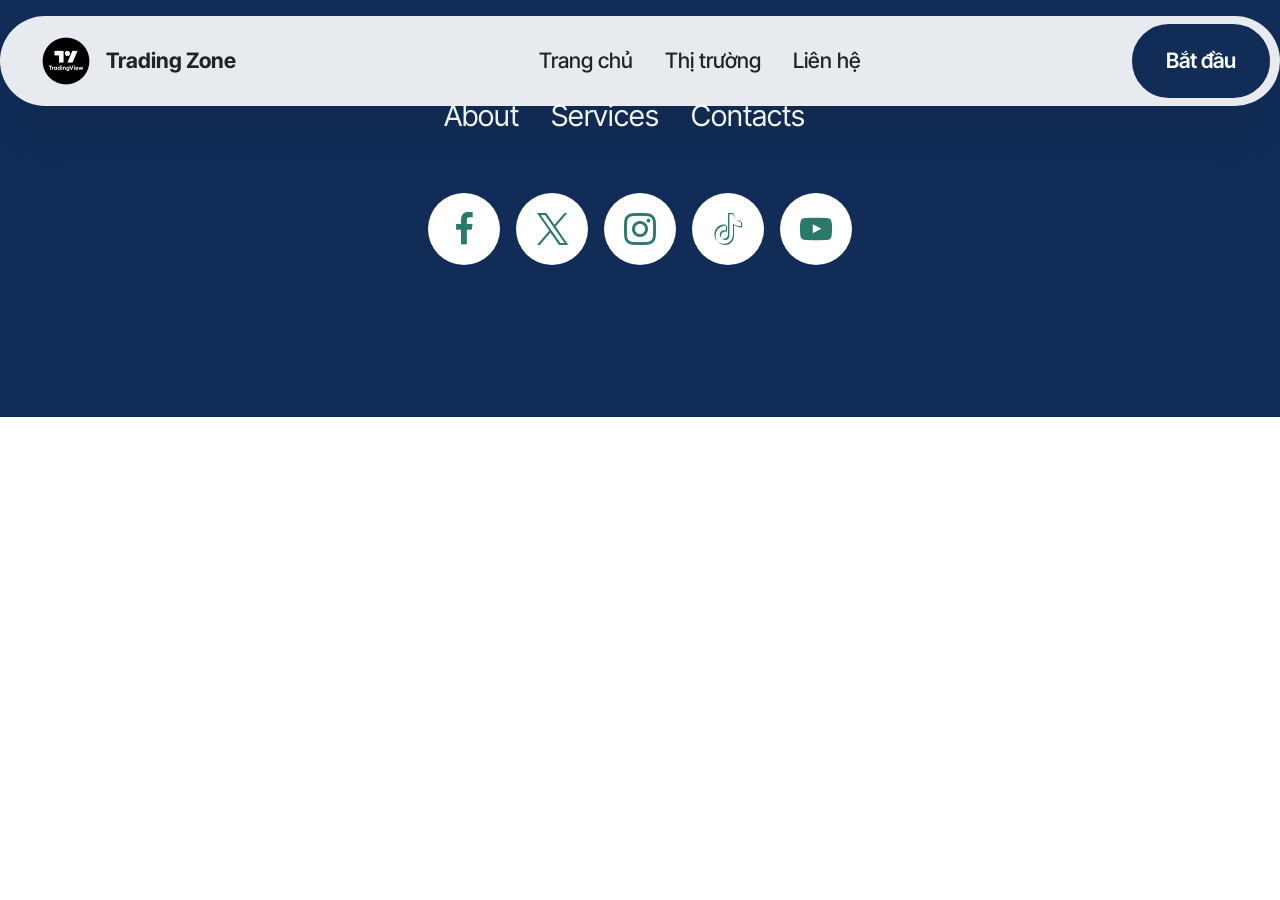
<file: page1.html>
<!DOCTYPE html>
<html  >
<head>
  <!-- Site made with Mobirise Website Builder v6.1.12, https://mobirise.com -->
  <meta charset="UTF-8">
  <meta http-equiv="X-UA-Compatible" content="IE=edge">
  <meta name="generator" content="Mobirise v6.1.12, mobirise.com">
  <meta name="viewport" content="width=device-width, initial-scale=1, minimum-scale=1">
  <link rel="shortcut icon" href="assets/images/tradingview-logo-96x96.png" type="image/x-icon">
  <meta name="description" content="">
  
  
  <title>Page 1</title>
  <link rel="stylesheet" href="assets/web/assets/mobirise-icons2/mobirise2.css">
  <link rel="stylesheet" href="assets/bootstrap/css/bootstrap.min.css">
  <link rel="stylesheet" href="assets/animatecss/animate.css">
  <link rel="stylesheet" href="assets/dropdown/css/style.css">
  <link rel="stylesheet" href="assets/socicon/css/styles.css">
  <link rel="stylesheet" href="assets/theme/css/style.css">
  <link rel="preload" href="https://fonts.googleapis.com/css?family=Inter+Tight:100,200,300,400,500,600,700,800,900,100i,200i,300i,400i,500i,600i,700i,800i,900i&display=swap" as="style" onload="this.onload=null;this.rel='stylesheet'">
  <noscript><link rel="stylesheet" href="https://fonts.googleapis.com/css?family=Inter+Tight:100,200,300,400,500,600,700,800,900,100i,200i,300i,400i,500i,600i,700i,800i,900i&display=swap"></noscript>
  <link rel="preload" as="style" href="assets/mobirise/css/mbr-additional.css?v=ihLbNj"><link rel="stylesheet" href="assets/mobirise/css/mbr-additional.css?v=ihLbNj" type="text/css">

  
  
  
</head>
<body>
  
  <section data-bs-version="5.1" class="menu menu2 cid-tJS6tZXiPa" once="menu" id="menu02-1i">
	

	<nav class="navbar navbar-dropdown navbar-fixed-top navbar-expand-lg">
		<div class="container">
			<div class="navbar-brand">
				<span class="navbar-logo">
					<a href="https://vn.tradingview.com/">
						<img src="assets/images/tradingview-logo-96x96.png" alt="Mobirise Website Builder" style="height: 3rem;">
					</a>
				</span>
				<span class="navbar-caption-wrap"><a class="navbar-caption text-black text-primary display-4" href="index.html#header05-1">Trading Zone</a></span>
			</div>
			<button class="navbar-toggler" type="button" data-toggle="collapse" data-bs-toggle="collapse" data-target="#navbarSupportedContent" data-bs-target="#navbarSupportedContent" aria-controls="navbarNavAltMarkup" aria-expanded="false" aria-label="Toggle navigation">
				<div class="hamburger">
					<span></span>
					<span></span>
					<span></span>
					<span></span>
				</div>
			</button>
			<div class="collapse navbar-collapse" id="navbarSupportedContent">
				<ul class="navbar-nav nav-dropdown" data-app-modern-menu="true"><li class="nav-item">
						<a class="nav-link link text-black text-primary display-4" href="https://vn.tradingview.com/">Trang chủ</a>
					</li>
					<li class="nav-item">
						<a class="nav-link link text-black text-primary display-4" href="https://vn.tradingview.com/markets/" aria-expanded="false">Thị trường</a>
					</li>
					<li class="nav-item">
						<a class="nav-link link text-black text-primary display-4" href="tel:12345678">Liên hệ</a>
					</li></ul>
				
				<div class="navbar-buttons mbr-section-btn"><a class="btn btn-info display-4" href="https://vn.tradingview.com/pricing/?source=header_go_pro_button&feature=start_free_trial" target="_blank">Bắt đầu</a></div>
			</div>
		</div>
	</nav>
</section>

<section data-bs-version="5.1" class="footer1 programm5 cid-tJS9NNcTLZ" once="footers" id="footer03-1j">

        

    

    <div class="container">
        <div class="row">

            <div class="row-links mb-4">
                <ul class="header-menu">
                  
                  
                  
                  
                <li class="header-menu-item mbr-fonts-style display-5"><a href="index.html#header05-1" class="text-danger text-primary">About</a></li><li class="header-menu-item mbr-fonts-style display-5"><a href="index.html#features04-w" class="text-danger text-primary">Services</a></li><li class="header-menu-item mbr-fonts-style display-5"><a href="index.html#contacts02-9" class="text-danger text-primary">Contacts</a></li><li class="header-menu-item mbr-fonts-style display-5"></li></ul>
              </div>

            <div class="col-12">
                <div class="social-row">
                    <div class="soc-item">
                        <a href="https://mobiri.se/" target="_blank">
                            <span class="mbr-iconfont socicon socicon-facebook display-7"></span>
                        </a>
                    </div>
                    <div class="soc-item">
                        <a href="https://mobiri.se/" target="_blank">
                            <span class="mbr-iconfont socicon-twitter socicon"></span>
                        </a>
                    </div>
                    <div class="soc-item">
                        <a href="https://mobiri.se/" target="_blank">
                            <span class="mbr-iconfont socicon-instagram socicon"></span>
                        </a>
                    </div>
                    <div class="soc-item">
                        <a href="https://mobiri.se/" target="_blank">
                            <span class="mbr-iconfont socicon-tiktok socicon"></span>
                        </a>
                    </div>
                    <div class="soc-item">
                        <a href="https://mobiri.se/" target="_blank">
                            <span class="mbr-iconfont socicon-youtube socicon"></span>
                        </a>
                    </div>
                </div>
            </div>
            <div class="col-12 mt-5">
                <p class="mbr-fonts-style copyright display-7"></p>
            </div>
        </div>
    </div>
</section><section class="display-7" style="padding: 0;align-items: center;justify-content: center;flex-wrap: wrap;    align-content: center;display: flex;position: relative;height: 4rem;"><a href="https://mobiri.se/4677975" style="flex: 1 1;height: 4rem;position: absolute;width: 100%;z-index: 1;"><img alt="" style="height: 4rem;" src="[data-uri]"></a><p style="margin: 0;text-align: center;" class="display-7">&#8204;</p><a style="z-index:1" href="https://mobirise.com/builder/no-code-website-builder.html">No Code Website Builder</a></section><script src="assets/bootstrap/js/bootstrap.bundle.min.js"></script>  <script src="assets/smoothscroll/smooth-scroll.js"></script>  <script src="assets/ytplayer/index.js"></script>  <script src="assets/dropdown/js/navbar-dropdown.js"></script>  <script src="assets/theme/js/script.js"></script>  
  
  
  <input name="animation" type="hidden">
  </body>
</html>
</file>
<file: assets/web/assets/mobirise-icons2/mobirise2.css>
@font-face {
  font-family: 'Moririse2';
  font-display: swap;
  src:  url('mobirise2.eot?f2bix4');
  src:  url('mobirise2.eot?f2bix4#iefix') format('embedded-opentype'),
    url('mobirise2.woff2?f2bix4') format('woff2'),
    url('mobirise2.woff?f2bix4') format('woff'),
    url('mobirise2.ttf?f2bix4') format('truetype'),
    url('mobirise2.svg?f2bix4#mobirise2') format('svg');
  font-weight: normal;
  font-style: normal;
}

[class^="mobi-"], [class*=" mobi-"] {
  /* use !important to prevent issues with browser extensions that change fonts */
  font-family: 'Moririse2' !important;
  speak: none;
  font-style: normal;
  font-weight: normal;
  font-variant: normal;
  text-transform: none;
  line-height: 1;

  /* Better Font Rendering =========== */
  -webkit-font-smoothing: antialiased;
  -moz-osx-font-smoothing: grayscale;
}

.mobi-mbri-add-submenu:before {
  content: "\e900";
}
.mobi-mbri-alert:before {
  content: "\e901";
}
.mobi-mbri-align-center:before {
  content: "\e902";
}
.mobi-mbri-align-justify:before {
  content: "\e903";
}
.mobi-mbri-align-left:before {
  content: "\e904";
}
.mobi-mbri-align-right:before {
  content: "\e905";
}
.mobi-mbri-android:before {
  content: "\e906";
}
.mobi-mbri-apple:before {
  content: "\e907";
}
.mobi-mbri-arrow-down:before {
  content: "\e908";
}
.mobi-mbri-arrow-next:before {
  content: "\e909";
}
.mobi-mbri-arrow-prev:before {
  content: "\e90a";
}
.mobi-mbri-arrow-up:before {
  content: "\e90b";
}
.mobi-mbri-bold:before {
  content: "\e90c";
}
.mobi-mbri-bookmark:before {
  content: "\e90d";
}
.mobi-mbri-bootstrap:before {
  content: "\e90e";
}
.mobi-mbri-briefcase:before {
  content: "\e90f";
}
.mobi-mbri-browse:before {
  content: "\e910";
}
.mobi-mbri-bulleted-list:before {
  content: "\e911";
}
.mobi-mbri-calendar:before {
  content: "\e912";
}
.mobi-mbri-camera:before {
  content: "\e913";
}
.mobi-mbri-cart-add:before {
  content: "\e914";
}
.mobi-mbri-cart-full:before {
  content: "\e915";
}
.mobi-mbri-cash:before {
  content: "\e916";
}
.mobi-mbri-change-style:before {
  content: "\e917";
}
.mobi-mbri-chat:before {
  content: "\e918";
}
.mobi-mbri-clock:before {
  content: "\e919";
}
.mobi-mbri-close:before {
  content: "\e91a";
}
.mobi-mbri-cloud:before {
  content: "\e91b";
}
.mobi-mbri-code:before {
  content: "\e91c";
}
.mobi-mbri-contact-form:before {
  content: "\e91d";
}
.mobi-mbri-credit-card:before {
  content: "\e91e";
}
.mobi-mbri-cursor-click:before {
  content: "\e91f";
}
.mobi-mbri-cust-feedback:before {
  content: "\e920";
}
.mobi-mbri-database:before {
  content: "\e921";
}
.mobi-mbri-delivery:before {
  content: "\e922";
}
.mobi-mbri-desktop:before {
  content: "\e923";
}
.mobi-mbri-devices:before {
  content: "\e924";
}
.mobi-mbri-down:before {
  content: "\e925";
}
.mobi-mbri-download-2:before {
  content: "\e926";
}
.mobi-mbri-download:before {
  content: "\e927";
}
.mobi-mbri-drag-n-drop-2:before {
  content: "\e928";
}
.mobi-mbri-drag-n-drop:before {
  content: "\e929";
}
.mobi-mbri-edit-2:before {
  content: "\e92a";
}
.mobi-mbri-edit:before {
  content: "\e92b";
}
.mobi-mbri-error:before {
  content: "\e92c";
}
.mobi-mbri-extension:before {
  content: "\e92d";
}
.mobi-mbri-features:before {
  content: "\e92e";
}
.mobi-mbri-file:before {
  content: "\e92f";
}
.mobi-mbri-flag:before {
  content: "\e930";
}
.mobi-mbri-folder:before {
  content: "\e931";
}
.mobi-mbri-gift:before {
  content: "\e932";
}
.mobi-mbri-github:before {
  content: "\e933";
}
.mobi-mbri-globe-2:before {
  content: "\e934";
}
.mobi-mbri-globe:before {
  content: "\e935";
}
.mobi-mbri-growing-chart:before {
  content: "\e936";
}
.mobi-mbri-hearth:before {
  content: "\e937";
}
.mobi-mbri-help:before {
  content: "\e938";
}
.mobi-mbri-home:before {
  content: "\e939";
}
.mobi-mbri-hot-cup:before {
  content: "\e93a";
}
.mobi-mbri-idea:before {
  content: "\e93b";
}
.mobi-mbri-image-gallery:before {
  content: "\e93c";
}
.mobi-mbri-image-slider:before {
  content: "\e93d";
}
.mobi-mbri-info:before {
  content: "\e93e";
}
.mobi-mbri-italic:before {
  content: "\e93f";
}
.mobi-mbri-key:before {
  content: "\e940";
}
.mobi-mbri-laptop:before {
  content: "\e941";
}
.mobi-mbri-layers:before {
  content: "\e942";
}
.mobi-mbri-left-right:before {
  content: "\e943";
}
.mobi-mbri-left:before {
  content: "\e944";
}
.mobi-mbri-letter:before {
  content: "\e945";
}
.mobi-mbri-like:before {
  content: "\e946";
}
.mobi-mbri-link:before {
  content: "\e947";
}
.mobi-mbri-lock:before {
  content: "\e948";
}
.mobi-mbri-login:before {
  content: "\e949";
}
.mobi-mbri-logout:before {
  content: "\e94a";
}
.mobi-mbri-magic-stick:before {
  content: "\e94b";
}
.mobi-mbri-map-pin:before {
  content: "\e94c";
}
.mobi-mbri-menu:before {
  content: "\e94d";
}
.mobi-mbri-mobile-2:before {
  content: "\e94e";
}
.mobi-mbri-mobile-horizontal:before {
  content: "\e94f";
}
.mobi-mbri-mobile:before {
  content: "\e950";
}
.mobi-mbri-mobirise:before {
  content: "\e951";
}
.mobi-mbri-more-horizontal:before {
  content: "\e952";
}
.mobi-mbri-more-vertical:before {
  content: "\e953";
}
.mobi-mbri-music:before {
  content: "\e954";
}
.mobi-mbri-new-file:before {
  content: "\e955";
}
.mobi-mbri-numbered-list:before {
  content: "\e956";
}
.mobi-mbri-opened-folder:before {
  content: "\e957";
}
.mobi-mbri-pages:before {
  content: "\e958";
}
.mobi-mbri-paper-plane:before {
  content: "\e959";
}
.mobi-mbri-paperclip:before {
  content: "\e95a";
}
.mobi-mbri-phone:before {
  content: "\e95b";
}
.mobi-mbri-photo:before {
  content: "\e95c";
}
.mobi-mbri-photos:before {
  content: "\e95d";
}
.mobi-mbri-pin:before {
  content: "\e95e";
}
.mobi-mbri-play:before {
  content: "\e95f";
}
.mobi-mbri-plus:before {
  content: "\e960";
}
.mobi-mbri-preview:before {
  content: "\e961";
}
.mobi-mbri-print:before {
  content: "\e962";
}
.mobi-mbri-protect:before {
  content: "\e963";
}
.mobi-mbri-question:before {
  content: "\e964";
}
.mobi-mbri-quote-left:before {
  content: "\e965";
}
.mobi-mbri-quote-right:before {
  content: "\e966";
}
.mobi-mbri-redo:before {
  content: "\e967";
}
.mobi-mbri-refresh:before {
  content: "\e968";
}
.mobi-mbri-responsive-2:before {
  content: "\e969";
}
.mobi-mbri-responsive:before {
  content: "\e96a";
}
.mobi-mbri-right:before {
  content: "\e96b";
}
.mobi-mbri-rocket:before {
  content: "\e96c";
}
.mobi-mbri-sad-face:before {
  content: "\e96d";
}
.mobi-mbri-sale:before {
  content: "\e96e";
}
.mobi-mbri-save:before {
  content: "\e96f";
}
.mobi-mbri-search:before {
  content: "\e970";
}
.mobi-mbri-setting-2:before {
  content: "\e971";
}
.mobi-mbri-setting-3:before {
  content: "\e972";
}
.mobi-mbri-setting:before {
  content: "\e973";
}
.mobi-mbri-share:before {
  content: "\e974";
}
.mobi-mbri-shopping-bag:before {
  content: "\e975";
}
.mobi-mbri-shopping-basket:before {
  content: "\e976";
}
.mobi-mbri-shopping-cart:before {
  content: "\e977";
}
.mobi-mbri-sites:before {
  content: "\e978";
}
.mobi-mbri-smile-face:before {
  content: "\e979";
}
.mobi-mbri-speed:before {
  content: "\e97a";
}
.mobi-mbri-star:before {
  content: "\e97b";
}
.mobi-mbri-success:before {
  content: "\e97c";
}
.mobi-mbri-sun:before {
  content: "\e97d";
}
.mobi-mbri-sun2:before {
  content: "\e97e";
}
.mobi-mbri-tablet-vertical:before {
  content: "\e97f";
}
.mobi-mbri-tablet:before {
  content: "\e980";
}
.mobi-mbri-target:before {
  content: "\e981";
}
.mobi-mbri-timer:before {
  content: "\e982";
}
.mobi-mbri-to-ftp:before {
  content: "\e983";
}
.mobi-mbri-to-local-drive:before {
  content: "\e984";
}
.mobi-mbri-touch-swipe:before {
  content: "\e985";
}
.mobi-mbri-touch:before {
  content: "\e986";
}
.mobi-mbri-trash:before {
  content: "\e987";
}
.mobi-mbri-underline:before {
  content: "\e988";
}
.mobi-mbri-undo:before {
  content: "\e989";
}
.mobi-mbri-unlink:before {
  content: "\e98a";
}
.mobi-mbri-unlock:before {
  content: "\e98b";
}
.mobi-mbri-up-down:before {
  content: "\e98c";
}
.mobi-mbri-up:before {
  content: "\e98d";
}
.mobi-mbri-update:before {
  content: "\e98e";
}
.mobi-mbri-upload-2:before {
  content: "\e98f";
}
.mobi-mbri-upload:before {
  content: "\e990";
}
.mobi-mbri-user-2:before {
  content: "\e991";
}
.mobi-mbri-user:before {
  content: "\e992";
}
.mobi-mbri-users:before {
  content: "\e993";
}
.mobi-mbri-video-play:before {
  content: "\e994";
}
.mobi-mbri-video:before {
  content: "\e995";
}
.mobi-mbri-watch:before {
  content: "\e996";
}
.mobi-mbri-website-theme-2:before {
  content: "\e997";
}
.mobi-mbri-website-theme:before {
  content: "\e998";
}
.mobi-mbri-wifi:before {
  content: "\e999";
}
.mobi-mbri-windows:before {
  content: "\e99a";
}
.mobi-mbri-zoom-in:before {
  content: "\e99b";
}
.mobi-mbri-zoom-out:before {
  content: "\e99c";
}
</file>
<file: assets/dropdown/css/style.css>
.navbar-dropdown {
  left: 0;
  padding: 0;
  position: absolute;
  right: 0;
  top: 0;
  transition: all 0.45s ease;
  z-index: 1030;
  background: #282828; }
  .navbar-dropdown .navbar-logo {
    margin-right: 0.8rem;
    transition: margin 0.3s ease-in-out;
    vertical-align: middle; }
    .navbar-dropdown .navbar-logo img {
      height: 3.125rem;
      transition: all 0.3s ease-in-out; }
    .navbar-dropdown .navbar-logo.mbr-iconfont {
      font-size: 3.125rem;
      line-height: 3.125rem; }
  .navbar-dropdown .navbar-caption {
    font-weight: 700;
    white-space: normal;
    vertical-align: -4px;
    line-height: 3.125rem !important; }
    .navbar-dropdown .navbar-caption, .navbar-dropdown .navbar-caption:hover {
      color: inherit;
      text-decoration: none; }
  .navbar-dropdown .mbr-iconfont + .navbar-caption {
    vertical-align: -1px; }
  .navbar-dropdown.navbar-fixed-top {
    position: fixed; }
  .navbar-dropdown .navbar-brand span {
    vertical-align: -4px; }
  .navbar-dropdown.bg-color.transparent {
    background: none; }
  .navbar-dropdown.navbar-short .navbar-brand {
    padding: 0.625rem 0; }
    .navbar-dropdown.navbar-short .navbar-brand span {
      vertical-align: -1px; }
  .navbar-dropdown.navbar-short .navbar-caption {
    line-height: 2.375rem !important;
    vertical-align: -2px; }
  .navbar-dropdown.navbar-short .navbar-logo {
    margin-right: 0.5rem; }
    .navbar-dropdown.navbar-short .navbar-logo img {
      height: 2.375rem; }
    .navbar-dropdown.navbar-short .navbar-logo.mbr-iconfont {
      font-size: 2.375rem;
      line-height: 2.375rem; }
  .navbar-dropdown.navbar-short .mbr-table-cell {
    height: 3.625rem; }
  .navbar-dropdown .navbar-close {
    left: 0.6875rem;
    position: fixed;
    top: 0.75rem;
    z-index: 1000; }
  .navbar-dropdown .hamburger-icon {
    content: "";
    display: inline-block;
    vertical-align: middle;
    width: 16px;
    -webkit-box-shadow: 0 -6px 0 1px #282828,0 0 0 1px #282828,0 6px 0 1px #282828;
    -moz-box-shadow: 0 -6px 0 1px #282828,0 0 0 1px #282828,0 6px 0 1px #282828;
    box-shadow: 0 -6px 0 1px #282828,0 0 0 1px #282828,0 6px 0 1px #282828; }

.dropdown-menu .dropdown-toggle[data-toggle="dropdown-submenu"]::after {
  border-bottom: 0.35em solid transparent;
  border-left: 0.35em solid;
  border-right: 0;
  border-top: 0.35em solid transparent;
  margin-left: 0.3rem; }

.dropdown-menu .dropdown-item:focus {
  outline: 0; }

.nav-dropdown {
  font-size: 0.75rem;
  font-weight: 500;
  height: auto !important; }
  .nav-dropdown .nav-btn {
    padding-left: 1rem; }
  .nav-dropdown .link {
    margin: .667em 1.667em;
    font-weight: 500;
    padding: 0;
    transition: color .2s ease-in-out; }
    .nav-dropdown .link.dropdown-toggle {
      margin-right: 2.583em; }
      .nav-dropdown .link.dropdown-toggle::after {
        margin-left: .25rem;
        border-top: 0.35em solid;
        border-right: 0.35em solid transparent;
        border-left: 0.35em solid transparent;
        border-bottom: 0; }
      .nav-dropdown .link.dropdown-toggle[aria-expanded="true"] {
        margin: 0;
        padding: 0.667em 3.263em  0.667em 1.667em; }
  .nav-dropdown .link::after,
  .nav-dropdown .dropdown-item::after {
    color: inherit; }
  .nav-dropdown .btn {
    font-size: 0.75rem;
    font-weight: 700;
    letter-spacing: 0;
    margin-bottom: 0;
    padding-left: 1.25rem;
    padding-right: 1.25rem; }
  .nav-dropdown .dropdown-menu {
    border-radius: 0;
    border: 0;
    left: 0;
    margin: 0;
    padding-bottom: 1.25rem;
    padding-top: 1.25rem;
    position: relative; }
  .nav-dropdown .dropdown-submenu {
    margin-left: 0.125rem;
    top: 0; }
  .nav-dropdown .dropdown-item {
    font-weight: 500;
    line-height: 2;
    padding: 0.3846em 4.615em 0.3846em 1.5385em;
    position: relative;
    transition: color .2s ease-in-out, background-color .2s ease-in-out; }
    .nav-dropdown .dropdown-item::after {
      margin-top: -0.3077em;
      position: absolute;
      right: 1.1538em;
      top: 50%; }
    .nav-dropdown .dropdown-item:focus, .nav-dropdown .dropdown-item:hover {
      background: none; }

@media (max-width: 767px) {
  .nav-dropdown.navbar-toggleable-sm {
    bottom: 0;
    display: none;
    left: 0;
    overflow-x: hidden;
    position: fixed;
    top: 0;
    transform: translateX(-100%);
    -ms-transform: translateX(-100%);
    -webkit-transform: translateX(-100%);
    width: 18.75rem;
    z-index: 999; } }
.nav-dropdown.navbar-toggleable-xl {
  bottom: 0;
  display: none;
  left: 0;
  overflow-x: hidden;
  position: fixed;
  top: 0;
  transform: translateX(-100%);
  -ms-transform: translateX(-100%);
  -webkit-transform: translateX(-100%);
  width: 18.75rem;
  z-index: 999; }

.nav-dropdown-sm {
  display: block !important;
  overflow-x: hidden;
  overflow: auto;
  padding-top: 3.875rem; }
  .nav-dropdown-sm::after {
    content: "";
    display: block;
    height: 3rem;
    width: 100%; }
  .nav-dropdown-sm.collapse.in ~ .navbar-close {
    display: block !important; }
  .nav-dropdown-sm.collapsing, .nav-dropdown-sm.collapse.in {
    transform: translateX(0);
    -ms-transform: translateX(0);
    -webkit-transform: translateX(0);
    transition: all 0.25s ease-out;
    -webkit-transition: all 0.25s ease-out;
    background: #282828; }
  .nav-dropdown-sm.collapsing[aria-expanded="false"] {
    transform: translateX(-100%);
    -ms-transform: translateX(-100%);
    -webkit-transform: translateX(-100%); }
  .nav-dropdown-sm .nav-item {
    display: block;
    margin-left: 0 !important;
    padding-left: 0; }
  .nav-dropdown-sm .link,
  .nav-dropdown-sm .dropdown-item {
    border-top: 1px dotted rgba(255, 255, 255, 0.1);
    font-size: 0.8125rem;
    line-height: 1.6;
    margin: 0 !important;
    padding: 0.875rem 2.4rem 0.875rem 1.5625rem !important;
    position: relative;
    white-space: normal; }
    .nav-dropdown-sm .link:focus, .nav-dropdown-sm .link:hover,
    .nav-dropdown-sm .dropdown-item:focus,
    .nav-dropdown-sm .dropdown-item:hover {
      background: rgba(0, 0, 0, 0.2) !important;
      color: #c0a375; }
  .nav-dropdown-sm .nav-btn {
    position: relative;
    padding: 1.5625rem 1.5625rem 0 1.5625rem; }
    .nav-dropdown-sm .nav-btn::before {
      border-top: 1px dotted rgba(255, 255, 255, 0.1);
      content: "";
      left: 0;
      position: absolute;
      top: 0;
      width: 100%; }
    .nav-dropdown-sm .nav-btn + .nav-btn {
      padding-top: 0.625rem; }
      .nav-dropdown-sm .nav-btn + .nav-btn::before {
        display: none; }
  .nav-dropdown-sm .btn {
    padding: 0.625rem 0; }
  .nav-dropdown-sm .dropdown-toggle[data-toggle="dropdown-submenu"]::after {
    margin-left: .25rem;
    border-top: 0.35em solid;
    border-right: 0.35em solid transparent;
    border-left: 0.35em solid transparent;
    border-bottom: 0; }
  .nav-dropdown-sm .dropdown-toggle[data-toggle="dropdown-submenu"][aria-expanded="true"]::after {
    border-top: 0;
    border-right: 0.35em solid transparent;
    border-left: 0.35em solid transparent;
    border-bottom: 0.35em solid; }
  .nav-dropdown-sm .dropdown-menu {
    margin: 0;
    padding: 0;
    position: relative;
    top: 0;
    left: 0;
    width: 100%;
    border: 0;
    float: none;
    border-radius: 0;
    background: none; }
  .nav-dropdown-sm .dropdown-submenu {
    left: 100%;
    margin-left: 0.125rem;
    margin-top: -1.25rem;
    top: 0; }

.navbar-toggleable-sm .nav-dropdown .dropdown-menu {
  position: absolute; }

.navbar-toggleable-sm .nav-dropdown .dropdown-submenu {
  left: 100%;
  margin-left: 0.125rem;
  margin-top: -1.25rem;
  top: 0; }

.navbar-toggleable-sm.opened .nav-dropdown .dropdown-menu {
  position: relative; }

.navbar-toggleable-sm.opened .nav-dropdown .dropdown-submenu {
  left: 0;
  margin-left: 00rem;
  margin-top: 0rem;
  top: 0; }

.is-builder .nav-dropdown.collapsing {
  transition: none !important; }
</file>
<file: assets/socicon/css/styles.css>
@charset "UTF-8";

@font-face {
  font-family: 'Socicon';
  src:  url('../fonts/socicon.eot');
  src:  url('../fonts/socicon.eot?#iefix') format('embedded-opentype'),
    url('../fonts/socicon.woff2') format('woff2'),
    url('../fonts/socicon.ttf') format('truetype'),
    url('../fonts/socicon.woff') format('woff'),
    url('../fonts/socicon.svg#socicon') format('svg');
  font-weight: normal;
  font-style: normal;
  font-display: swap;
}

[data-icon]:before {
  font-family: "socicon" !important;
  content: attr(data-icon);
  font-style: normal !important;
  font-weight: normal !important;
  font-variant: normal !important;
  text-transform: none !important;
  speak: none;
  line-height: 1;
  -webkit-font-smoothing: antialiased;
  -moz-osx-font-smoothing: grayscale;
}

[class^="socicon-"], [class*=" socicon-"] {
  /* use !important to prevent issues with browser extensions that change fonts */
  font-family: 'Socicon' !important;
  speak: none;
  font-style: normal;
  font-weight: normal;
  font-variant: normal;
  text-transform: none;
  line-height: 1;

  /* Better Font Rendering =========== */
  -webkit-font-smoothing: antialiased;
  -moz-osx-font-smoothing: grayscale;
}

.socicon-500px:before {
  content: "\e000";
}
.socicon-8tracks:before {
  content: "\e001";
}
.socicon-airbnb:before {
  content: "\e002";
}
.socicon-alliance:before {
  content: "\e003";
}
.socicon-amazon:before {
  content: "\e004";
}
.socicon-amplement:before {
  content: "\e005";
}
.socicon-android:before {
  content: "\e006";
}
.socicon-angellist:before {
  content: "\e007";
}
.socicon-apple:before {
  content: "\e008";
}
.socicon-appnet:before {
  content: "\e009";
}
.socicon-baidu:before {
  content: "\e00a";
}
.socicon-bandcamp:before {
  content: "\e00b";
}
.socicon-battlenet:before {
  content: "\e00c";
}
.socicon-mixer:before {
  content: "\e00d";
}
.socicon-bebee:before {
  content: "\e00e";
}
.socicon-bebo:before {
  content: "\e00f";
}
.socicon-behance:before {
  content: "\e010";
}
.socicon-blizzard:before {
  content: "\e011";
}
.socicon-blogger:before {
  content: "\e012";
}
.socicon-buffer:before {
  content: "\e013";
}
.socicon-chrome:before {
  content: "\e014";
}
.socicon-coderwall:before {
  content: "\e015";
}
.socicon-curse:before {
  content: "\e016";
}
.socicon-dailymotion:before {
  content: "\e017";
}
.socicon-deezer:before {
  content: "\e018";
}
.socicon-delicious:before {
  content: "\e019";
}
.socicon-deviantart:before {
  content: "\e01a";
}
.socicon-diablo:before {
  content: "\e01b";
}
.socicon-digg:before {
  content: "\e01c";
}
.socicon-discord:before {
  content: "\e01d";
}
.socicon-disqus:before {
  content: "\e01e";
}
.socicon-douban:before {
  content: "\e01f";
}
.socicon-draugiem:before {
  content: "\e020";
}
.socicon-dribbble:before {
  content: "\e021";
}
.socicon-drupal:before {
  content: "\e022";
}
.socicon-ebay:before {
  content: "\e023";
}
.socicon-ello:before {
  content: "\e024";
}
.socicon-endomodo:before {
  content: "\e025";
}
.socicon-envato:before {
  content: "\e026";
}
.socicon-etsy:before {
  content: "\e027";
}
.socicon-facebook:before {
  content: "\e028";
}
.socicon-feedburner:before {
  content: "\e029";
}
.socicon-filmweb:before {
  content: "\e02a";
}
.socicon-firefox:before {
  content: "\e02b";
}
.socicon-flattr:before {
  content: "\e02c";
}
.socicon-flickr:before {
  content: "\e02d";
}
.socicon-formulr:before {
  content: "\e02e";
}
.socicon-forrst:before {
  content: "\e02f";
}
.socicon-foursquare:before {
  content: "\e030";
}
.socicon-friendfeed:before {
  content: "\e031";
}
.socicon-github:before {
  content: "\e032";
}
.socicon-goodreads:before {
  content: "\e033";
}
.socicon-google:before {
  content: "\e034";
}
.socicon-googlescholar:before {
  content: "\e035";
}
.socicon-googlegroups:before {
  content: "\e036";
}
.socicon-googlephotos:before {
  content: "\e037";
}
.socicon-googleplus:before {
  content: "\e038";
}
.socicon-grooveshark:before {
  content: "\e039";
}
.socicon-hackerrank:before {
  content: "\e03a";
}
.socicon-hearthstone:before {
  content: "\e03b";
}
.socicon-hellocoton:before {
  content: "\e03c";
}
.socicon-heroes:before {
  content: "\e03d";
}
.socicon-smashcast:before {
  content: "\e03e";
}
.socicon-horde:before {
  content: "\e03f";
}
.socicon-houzz:before {
  content: "\e040";
}
.socicon-icq:before {
  content: "\e041";
}
.socicon-identica:before {
  content: "\e042";
}
.socicon-imdb:before {
  content: "\e043";
}
.socicon-instagram:before {
  content: "\e044";
}
.socicon-issuu:before {
  content: "\e045";
}
.socicon-istock:before {
  content: "\e046";
}
.socicon-itunes:before {
  content: "\e047";
}
.socicon-keybase:before {
  content: "\e048";
}
.socicon-lanyrd:before {
  content: "\e049";
}
.socicon-lastfm:before {
  content: "\e04a";
}
.socicon-line:before {
  content: "\e04b";
}
.socicon-linkedin:before {
  content: "\e04c";
}
.socicon-livejournal:before {
  content: "\e04d";
}
.socicon-lyft:before {
  content: "\e04e";
}
.socicon-macos:before {
  content: "\e04f";
}
.socicon-mail:before {
  content: "\e050";
}
.socicon-medium:before {
  content: "\e051";
}
.socicon-meetup:before {
  content: "\e052";
}
.socicon-mixcloud:before {
  content: "\e053";
}
.socicon-modelmayhem:before {
  content: "\e054";
}
.socicon-mumble:before {
  content: "\e055";
}
.socicon-myspace:before {
  content: "\e056";
}
.socicon-newsvine:before {
  content: "\e057";
}
.socicon-nintendo:before {
  content: "\e058";
}
.socicon-npm:before {
  content: "\e059";
}
.socicon-odnoklassniki:before {
  content: "\e05a";
}
.socicon-openid:before {
  content: "\e05b";
}
.socicon-opera:before {
  content: "\e05c";
}
.socicon-outlook:before {
  content: "\e05d";
}
.socicon-overwatch:before {
  content: "\e05e";
}
.socicon-patreon:before {
  content: "\e05f";
}
.socicon-paypal:before {
  content: "\e060";
}
.socicon-periscope:before {
  content: "\e061";
}
.socicon-persona:before {
  content: "\e062";
}
.socicon-pinterest:before {
  content: "\e063";
}
.socicon-play:before {
  content: "\e064";
}
.socicon-player:before {
  content: "\e065";
}
.socicon-playstation:before {
  content: "\e066";
}
.socicon-pocket:before {
  content: "\e067";
}
.socicon-qq:before {
  content: "\e068";
}
.socicon-quora:before {
  content: "\e069";
}
.socicon-raidcall:before {
  content: "\e06a";
}
.socicon-ravelry:before {
  content: "\e06b";
}
.socicon-reddit:before {
  content: "\e06c";
}
.socicon-renren:before {
  content: "\e06d";
}
.socicon-researchgate:before {
  content: "\e06e";
}
.socicon-residentadvisor:before {
  content: "\e06f";
}
.socicon-reverbnation:before {
  content: "\e070";
}
.socicon-rss:before {
  content: "\e071";
}
.socicon-sharethis:before {
  content: "\e072";
}
.socicon-skype:before {
  content: "\e073";
}
.socicon-slideshare:before {
  content: "\e074";
}
.socicon-smugmug:before {
  content: "\e075";
}
.socicon-snapchat:before {
  content: "\e076";
}
.socicon-songkick:before {
  content: "\e077";
}
.socicon-soundcloud:before {
  content: "\e078";
}
.socicon-spotify:before {
  content: "\e079";
}
.socicon-stackexchange:before {
  content: "\e07a";
}
.socicon-stackoverflow:before {
  content: "\e07b";
}
.socicon-starcraft:before {
  content: "\e07c";
}
.socicon-stayfriends:before {
  content: "\e07d";
}
.socicon-steam:before {
  content: "\e07e";
}
.socicon-storehouse:before {
  content: "\e07f";
}
.socicon-strava:before {
  content: "\e080";
}
.socicon-streamjar:before {
  content: "\e081";
}
.socicon-stumbleupon:before {
  content: "\e082";
}
.socicon-swarm:before {
  content: "\e083";
}
.socicon-teamspeak:before {
  content: "\e084";
}
.socicon-teamviewer:before {
  content: "\e085";
}
.socicon-technorati:before {
  content: "\e086";
}
.socicon-telegram:before {
  content: "\e087";
}
.socicon-tripadvisor:before {
  content: "\e088";
}
.socicon-tripit:before {
  content: "\e089";
}
.socicon-triplej:before {
  content: "\e08a";
}
.socicon-tumblr:before {
  content: "\e08b";
}
.socicon-twitch:before {
  content: "\e08c";
}
.socicon-twitter:before {
  content: "\e08d";
}
.socicon-uber:before {
  content: "\e08e";
}
.socicon-ventrilo:before {
  content: "\e08f";
}
.socicon-viadeo:before {
  content: "\e090";
}
.socicon-viber:before {
  content: "\e091";
}
.socicon-viewbug:before {
  content: "\e092";
}
.socicon-vimeo:before {
  content: "\e093";
}
.socicon-vine:before {
  content: "\e094";
}
.socicon-vkontakte:before {
  content: "\e095";
}
.socicon-warcraft:before {
  content: "\e096";
}
.socicon-wechat:before {
  content: "\e097";
}
.socicon-weibo:before {
  content: "\e098";
}
.socicon-whatsapp:before {
  content: "\e099";
}
.socicon-wikipedia:before {
  content: "\e09a";
}
.socicon-windows:before {
  content: "\e09b";
}
.socicon-wordpress:before {
  content: "\e09c";
}
.socicon-wykop:before {
  content: "\e09d";
}
.socicon-xbox:before {
  content: "\e09e";
}
.socicon-xing:before {
  content: "\e09f";
}
.socicon-yahoo:before {
  content: "\e0a0";
}
.socicon-yammer:before {
  content: "\e0a1";
}
.socicon-yandex:before {
  content: "\e0a2";
}
.socicon-yelp:before {
  content: "\e0a3";
}
.socicon-younow:before {
  content: "\e0a4";
}
.socicon-youtube:before {
  content: "\e0a5";
}
.socicon-zapier:before {
  content: "\e0a6";
}
.socicon-zerply:before {
  content: "\e0a7";
}
.socicon-zomato:before {
  content: "\e0a8";
}
.socicon-zynga:before {
  content: "\e0a9";
}
.socicon-bluesky:before {
  content: "\e0aa";
}
.socicon-threads:before {
  content: "\e0ab";
}
.socicon-spreadshirt:before {
  content: "\e901";
}
.socicon-gamejolt:before {
  content: "\e902";
}
.socicon-trello:before {
  content: "\e903";
}
.socicon-tunein:before {
  content: "\e904";
}
.socicon-bloglovin:before {
  content: "\e905";
}
.socicon-gamewisp:before {
  content: "\e906";
}
.socicon-messenger:before {
  content: "\e907";
}
.socicon-pandora:before {
  content: "\e908";
}
.socicon-augment:before {
  content: "\e909";
}
.socicon-bitbucket:before {
  content: "\e90a";
}
.socicon-fyuse:before {
  content: "\e90b";
}
.socicon-yt-gaming:before {
  content: "\e90c";
}
.socicon-sketchfab:before {
  content: "\e90d";
}
.socicon-mobcrush:before {
  content: "\e90e";
}
.socicon-microsoft:before {
  content: "\e90f";
}
.socicon-realtor:before {
  content: "\e910";
}
.socicon-tidal:before {
  content: "\e911";
}
.socicon-qobuz:before {
  content: "\e912";
}
.socicon-natgeo:before {
  content: "\e913";
}
.socicon-mastodon:before {
  content: "\e914";
}
.socicon-unsplash:before {
  content: "\e915";
}
.socicon-homeadvisor:before {
  content: "\e916";
}
.socicon-angieslist:before {
  content: "\e917";
}
.socicon-codepen:before {
  content: "\e918";
}
.socicon-slack:before {
  content: "\e919";
}
.socicon-openaigym:before {
  content: "\e91a";
}
.socicon-logmein:before {
  content: "\e91b";
}
.socicon-fiverr:before {
  content: "\e91c";
}
.socicon-gotomeeting:before {
  content: "\e91d";
}
.socicon-aliexpress:before {
  content: "\e91e";
}
.socicon-guru:before {
  content: "\e91f";
}
.socicon-appstore:before {
  content: "\e920";
}
.socicon-homes:before {
  content: "\e921";
}
.socicon-zoom:before {
  content: "\e922";
}
.socicon-alibaba:before {
  content: "\e923";
}
.socicon-craigslist:before {
  content: "\e924";
}
.socicon-wix:before {
  content: "\e925";
}
.socicon-redfin:before {
  content: "\e926";
}
.socicon-googlecalendar:before {
  content: "\e927";
}
.socicon-shopify:before {
  content: "\e928";
}
.socicon-freelancer:before {
  content: "\e929";
}
.socicon-seedrs:before {
  content: "\e92a";
}
.socicon-bing:before {
  content: "\e92b";
}
.socicon-doodle:before {
  content: "\e92c";
}
.socicon-bonanza:before {
  content: "\e92d";
}
.socicon-squarespace:before {
  content: "\e92e";
}
.socicon-toptal:before {
  content: "\e92f";
}
.socicon-gust:before {
  content: "\e930";
}
.socicon-ask:before {
  content: "\e931";
}
.socicon-trulia:before {
  content: "\e932";
}
.socicon-loomly:before {
  content: "\e933";
}
.socicon-ghost:before {
  content: "\e934";
}
.socicon-upwork:before {
  content: "\e935";
}
.socicon-fundable:before {
  content: "\e936";
}
.socicon-booking:before {
  content: "\e937";
}
.socicon-googlemaps:before {
  content: "\e938";
}
.socicon-zillow:before {
  content: "\e939";
}
.socicon-niconico:before {
  content: "\e93a";
}
.socicon-toneden:before {
  content: "\e93b";
}
.socicon-crunchbase:before {
  content: "\e93c";
}
.socicon-homefy:before {
  content: "\e93d";
}
.socicon-calendly:before {
  content: "\e93e";
}
.socicon-livemaster:before {
  content: "\e93f";
}
.socicon-udemy:before {
  content: "\e940";
}
.socicon-codered:before {
  content: "\e941";
}
.socicon-origin:before {
  content: "\e942";
}
.socicon-nextdoor:before {
  content: "\e943";
}
.socicon-portfolio:before {
  content: "\e944";
}
.socicon-instructables:before {
  content: "\e945";
}
.socicon-gitlab:before {
  content: "\e946";
}
.socicon-hackernews:before {
  content: "\e947";
}
.socicon-smashwords:before {
  content: "\e948";
}
.socicon-kobo:before {
  content: "\e949";
}
.socicon-bookbub:before {
  content: "\e94a";
}
.socicon-mailru:before {
  content: "\e94b";
}
.socicon-moddb:before {
  content: "\e94c";
}
.socicon-indiedb:before {
  content: "\e94d";
}
.socicon-traxsource:before {
  content: "\e94e";
}
.socicon-gamefor:before {
  content: "\e94f";
}
.socicon-pixiv:before {
  content: "\e950";
}
.socicon-myanimelist:before {
  content: "\e951";
}
.socicon-blackberry:before {
  content: "\e952";
}
.socicon-wickr:before {
  content: "\e953";
}
.socicon-spip:before {
  content: "\e954";
}
.socicon-napster:before {
  content: "\e955";
}
.socicon-beatport:before {
  content: "\e956";
}
.socicon-hackerone:before {
  content: "\e957";
}
.socicon-internet:before {
  content: "\e958";
}
.socicon-ubuntu:before {
  content: "\e959";
}
.socicon-artstation:before {
  content: "\e95a";
}
.socicon-invision:before {
  content: "\e95b";
}
.socicon-torial:before {
  content: "\e95c";
}
.socicon-collectorz:before {
  content: "\e95d";
}
.socicon-seenthis:before {
  content: "\e95e";
}
.socicon-googleplaymusic:before {
  content: "\e95f";
}
.socicon-debian:before {
  content: "\e960";
}
.socicon-filmfreeway:before {
  content: "\e961";
}
.socicon-gnome:before {
  content: "\e962";
}
.socicon-itchio:before {
  content: "\e963";
}
.socicon-jamendo:before {
  content: "\e964";
}
.socicon-mix:before {
  content: "\e965";
}
.socicon-sharepoint:before {
  content: "\e966";
}
.socicon-tinder:before {
  content: "\e967";
}
.socicon-windguru:before {
  content: "\e968";
}
.socicon-cdbaby:before {
  content: "\e969";
}
.socicon-elementaryos:before {
  content: "\e96a";
}
.socicon-stage32:before {
  content: "\e96b";
}
.socicon-tiktok:before {
  content: "\e96c";
}
.socicon-gitter:before {
  content: "\e96d";
}
.socicon-letterboxd:before {
  content: "\e96e";
}
.socicon-threema:before {
  content: "\e96f";
}
.socicon-splice:before {
  content: "\e970";
}
.socicon-metapop:before {
  content: "\e971";
}
.socicon-naver:before {
  content: "\e972";
}
.socicon-remote:before {
  content: "\e973";
}
.socicon-flipboard:before {
  content: "\e974";
}
.socicon-googlehangouts:before {
  content: "\e975";
}
.socicon-dlive:before {
  content: "\e976";
}
.socicon-vsco:before {
  content: "\e977";
}
.socicon-stitcher:before {
  content: "\e978";
}
.socicon-avvo:before {
  content: "\e979";
}
.socicon-redbubble:before {
  content: "\e97a";
}
.socicon-society6:before {
  content: "\e97b";
}
.socicon-zazzle:before {
  content: "\e97c";
}
.socicon-eitaa:before {
  content: "\e97d";
}
.socicon-soroush:before {
  content: "\e97e";
}
.socicon-bale:before {
  content: "\e97f";
}
</file>
<file: assets/theme/css/style.css>
@charset "UTF-8";
section {
  background-color: #ffffff;
}

body {
  font-style: normal;
  line-height: 1.5;
  font-weight: 400;
  color: #232323;
  position: relative;
}

button {
  background-color: transparent;
  border-color: transparent;
}

.embla__button,
.carousel-control {
  background-color: #edefea !important;
  opacity: 0.8 !important;
  color: #464845 !important;
  border-color: #edefea !important;
}

.carousel .close,
.modalWindow .close {
  background-color: #edefea !important;
  color: #464845 !important;
  border-color: #edefea !important;
  opacity: 0.8 !important;
}

.carousel .close:hover,
.modalWindow .close:hover {
  opacity: 1 !important;
}

.carousel-indicators li {
  background-color: #edefea !important;
  border: 2px solid #464845 !important;
}

.carousel-indicators li:hover,
.carousel-indicators li:active {
  opacity: 0.8 !important;
}

.embla__button:hover,
.carousel-control:hover {
  background-color: #edefea !important;
  opacity: 1 !important;
}

.modalWindow-video-container {
  height: 80%;
}

section,
.container,
.container-fluid {
  position: relative;
  word-wrap: break-word;
}

a.mbr-iconfont:hover {
  text-decoration: none;
}

.article .lead p,
.article .lead ul,
.article .lead ol,
.article .lead pre,
.article .lead blockquote {
  margin-bottom: 0;
}

a {
  font-style: normal;
  font-weight: 400;
  cursor: pointer;
}
a, a:hover {
  text-decoration: none;
}

.mbr-section-title {
  font-style: normal;
  line-height: 1.3;
}

.mbr-section-subtitle {
  line-height: 1.3;
}

.mbr-text {
  font-style: normal;
  line-height: 1.7;
}

h1,
h2,
h3,
h4,
h5,
h6,
.display-1,
.display-2,
.display-4,
.display-5,
.display-7,
span,
p,
a {
  line-height: 1;
  word-break: break-word;
  word-wrap: break-word;
  font-weight: 400;
}

b,
strong {
  font-weight: bold;
}

input:-webkit-autofill, input:-webkit-autofill:hover, input:-webkit-autofill:focus, input:-webkit-autofill:active {
  transition-delay: 9999s;
  -webkit-transition-property: background-color, color;
  transition-property: background-color, color;
}

textarea[type=hidden] {
  display: none;
}

section {
  background-position: 50% 50%;
  background-repeat: no-repeat;
  background-size: cover;
}
section .mbr-background-video,
section .mbr-background-video-preview {
  position: absolute;
  bottom: 0;
  left: 0;
  right: 0;
  top: 0;
}

.hidden {
  visibility: hidden;
}

.mbr-z-index20 {
  z-index: 20;
}

/*! Base colors */
.mbr-white {
  color: #ffffff;
}

.mbr-black {
  color: #111111;
}

.mbr-bg-white {
  background-color: #ffffff;
}

.mbr-bg-black {
  background-color: #000000;
}

/*! Text-aligns */
.align-left {
  text-align: left;
}

.align-center {
  text-align: center;
}

.align-right {
  text-align: right;
}

/*! Font-weight  */
.mbr-light {
  font-weight: 300;
}

.mbr-regular {
  font-weight: 400;
}

.mbr-semibold {
  font-weight: 500;
}

.mbr-bold {
  font-weight: 700;
}

/*! Media  */
.media-content {
  flex-basis: 100%;
}

.media-container-row {
  display: flex;
  flex-direction: row;
  flex-wrap: wrap;
  justify-content: center;
  align-content: center;
  align-items: start;
}
.media-container-row .media-size-item {
  width: 400px;
}

.media-container-column {
  display: flex;
  flex-direction: column;
  flex-wrap: wrap;
  justify-content: center;
  align-content: center;
  align-items: stretch;
}
.media-container-column > * {
  width: 100%;
}

@media (min-width: 992px) {
  .media-container-row {
    flex-wrap: nowrap;
  }
}
figure {
  margin-bottom: 0;
  overflow: hidden;
}

figure[mbr-media-size] {
  transition: width 0.1s;
}

img,
iframe {
  display: block;
  width: 100%;
}

.card {
  background-color: transparent;
  border: none;
}

.card-box {
  width: 100%;
}

.card-img {
  text-align: center;
  flex-shrink: 0;
  -webkit-flex-shrink: 0;
}

.media {
  max-width: 100%;
  margin: 0 auto;
}

.mbr-figure {
  align-self: center;
}

.media-container > div {
  max-width: 100%;
}

.mbr-figure img,
.card-img img {
  width: 100%;
}

@media (max-width: 991px) {
  .media-size-item {
    width: auto !important;
  }
  .media {
    width: auto;
  }
  .mbr-figure {
    width: 100% !important;
  }
}
/*! Buttons */
.mbr-section-btn {
  margin-left: -0.6rem;
  margin-right: -0.6rem;
  font-size: 0;
}

.btn {
  font-weight: 600;
  border-width: 1px;
  font-style: normal;
  margin: 0.6rem 0.6rem;
  white-space: normal;
  transition: all 0.2s ease-in-out;
  display: inline-flex;
  align-items: center;
  justify-content: center;
  word-break: break-word;
}

.btn-sm {
  font-weight: 600;
  letter-spacing: 0px;
  transition: all 0.3s ease-in-out;
}

.btn-md {
  font-weight: 600;
  letter-spacing: 0px;
  transition: all 0.3s ease-in-out;
}

.btn-lg {
  font-weight: 600;
  letter-spacing: 0px;
  transition: all 0.3s ease-in-out;
}

.btn-form {
  margin: 0;
}
.btn-form:hover {
  cursor: pointer;
}

nav .mbr-section-btn {
  margin-left: 0rem;
  margin-right: 0rem;
}

/*! Btn icon margin */
.btn .mbr-iconfont,
.btn.btn-sm .mbr-iconfont {
  order: 1;
  cursor: pointer;
  margin-left: 0.5rem;
  vertical-align: sub;
}

.btn.btn-md .mbr-iconfont,
.btn.btn-md .mbr-iconfont {
  margin-left: 0.8rem;
}

.mbr-regular {
  font-weight: 400;
}

.mbr-semibold {
  font-weight: 500;
}

.mbr-bold {
  font-weight: 700;
}

[type=submit] {
  -webkit-appearance: none;
}

/*! Full-screen */
.mbr-fullscreen .mbr-overlay {
  min-height: 100vh;
}

.mbr-fullscreen {
  display: flex;
  display: -moz-flex;
  display: -ms-flex;
  display: -o-flex;
  align-items: center;
  min-height: 100vh;
  padding-top: 3rem;
  padding-bottom: 3rem;
}

/*! Map */
.map {
  height: 25rem;
  position: relative;
}
.map iframe {
  width: 100%;
  height: 100%;
}

/*! Scroll to top arrow */
.mbr-arrow-up {
  bottom: 25px;
  right: 90px;
  position: fixed;
  text-align: right;
  z-index: 5000;
  color: #ffffff;
  font-size: 22px;
}

.mbr-arrow-up a {
  background: rgba(0, 0, 0, 0.2);
  border-radius: 50%;
  color: #fff;
  display: inline-block;
  height: 60px;
  width: 60px;
  border: 2px solid #fff;
  outline-style: none !important;
  position: relative;
  text-decoration: none;
  transition: all 0.3s ease-in-out;
  cursor: pointer;
  text-align: center;
}
.mbr-arrow-up a:hover {
  background-color: rgba(0, 0, 0, 0.4);
}
.mbr-arrow-up a i {
  line-height: 60px;
}

.mbr-arrow-up-icon {
  display: block;
  color: #fff;
}

.mbr-arrow-up-icon::before {
  content: "›";
  display: inline-block;
  font-family: serif;
  font-size: 22px;
  line-height: 1;
  font-style: normal;
  position: relative;
  top: 6px;
  left: -4px;
  transform: rotate(-90deg);
}

/*! Arrow Down */
.mbr-arrow {
  position: absolute;
  bottom: 45px;
  left: 50%;
  width: 60px;
  height: 60px;
  cursor: pointer;
  background-color: rgba(80, 80, 80, 0.5);
  border-radius: 50%;
  transform: translateX(-50%);
}
@media (max-width: 767px) {
  .mbr-arrow {
    display: none;
  }
}
.mbr-arrow > a {
  display: inline-block;
  text-decoration: none;
  outline-style: none;
  animation: arrowdown 1.7s ease-in-out infinite;
  color: #ffffff;
}
.mbr-arrow > a > i {
  position: absolute;
  top: -2px;
  left: 15px;
  font-size: 2rem;
}

#scrollToTop a i::before {
  content: "";
  position: absolute;
  display: block;
  border-bottom: 2.5px solid #fff;
  border-left: 2.5px solid #fff;
  width: 27.8%;
  height: 27.8%;
  left: 50%;
  top: 51%;
  transform: translateY(-30%) translateX(-50%) rotate(135deg);
}

@keyframes arrowdown {
  0% {
    transform: translateY(0px);
  }
  50% {
    transform: translateY(-5px);
  }
  100% {
    transform: translateY(0px);
  }
}
@media (max-width: 500px) {
  .mbr-arrow-up {
    left: 0;
    right: 0;
    text-align: center;
  }
}
/*Gradients animation*/
@keyframes gradient-animation {
  from {
    background-position: 0% 100%;
    animation-timing-function: ease-in-out;
  }
  to {
    background-position: 100% 0%;
    animation-timing-function: ease-in-out;
  }
}
.bg-gradient {
  background-size: 200% 200%;
  animation: gradient-animation 5s infinite alternate;
  -webkit-animation: gradient-animation 5s infinite alternate;
}

.menu .navbar-brand {
  display: -webkit-flex;
}
.menu .navbar-brand span {
  display: flex;
  display: -webkit-flex;
}
.menu .navbar-brand .navbar-caption-wrap {
  display: -webkit-flex;
}
.menu .navbar-brand .navbar-logo img {
  display: -webkit-flex;
  width: auto;
}
@media (min-width: 768px) and (max-width: 991px) {
  .menu .navbar-toggleable-sm .navbar-nav {
    display: -ms-flexbox;
  }
}
@media (max-width: 991px) {
  .menu .navbar-collapse {
    max-height: 93.5vh;
  }
  .menu .navbar-collapse.show {
    overflow: auto;
  }
}
@media (min-width: 992px) {
  .menu .navbar-nav.nav-dropdown {
    display: -webkit-flex;
  }
  .menu .navbar-toggleable-sm .navbar-collapse {
    display: -webkit-flex !important;
  }
  .menu .collapsed .navbar-collapse {
    max-height: 93.5vh;
  }
  .menu .collapsed .navbar-collapse.show {
    overflow: auto;
  }
}
@media (max-width: 767px) {
  .menu .navbar-collapse {
    max-height: 80vh;
  }
}

.nav-link .mbr-iconfont {
  margin-right: 0.5rem;
}

.navbar {
  display: -webkit-flex;
  -webkit-flex-wrap: wrap;
  -webkit-align-items: center;
  -webkit-justify-content: space-between;
}

.navbar-collapse {
  -webkit-flex-basis: 100%;
  -webkit-flex-grow: 1;
  -webkit-align-items: center;
}

.nav-dropdown .link {
  padding: 0.667em 1.667em !important;
  margin: 0 !important;
}

.nav {
  display: -webkit-flex;
  -webkit-flex-wrap: wrap;
}

.row {
  display: -webkit-flex;
  -webkit-flex-wrap: wrap;
}

.justify-content-center {
  -webkit-justify-content: center;
}

.form-inline {
  display: -webkit-flex;
}

.card-wrapper {
  -webkit-flex: 1;
}

.carousel-control {
  z-index: 10;
  display: -webkit-flex;
}

.carousel-controls {
  display: -webkit-flex;
}

.media {
  display: -webkit-flex;
}

.form-group:focus {
  outline: none;
}

.jq-selectbox__select {
  padding: 7px 0;
  position: relative;
}

.jq-selectbox__dropdown {
  overflow: hidden;
  border-radius: 10px;
  position: absolute;
  top: 100%;
  left: 0 !important;
  width: 100% !important;
}

.jq-selectbox__trigger-arrow {
  right: 0;
  transform: translateY(-50%);
}

.jq-selectbox li {
  padding: 1.07em 0.5em;
}

input[type=range] {
  padding-left: 0 !important;
  padding-right: 0 !important;
}

.modal-dialog,
.modal-content {
  height: 100%;
}

.modal-dialog .carousel-inner {
  height: calc(100vh - 1.75rem);
}
@media (max-width: 575px) {
  .modal-dialog .carousel-inner {
    height: calc(100vh - 1rem);
  }
}

.carousel-item {
  text-align: center;
}

.carousel-item img {
  margin: auto;
}

.navbar-toggler {
  align-self: flex-start;
  padding: 0.25rem 0.75rem;
  font-size: 1.25rem;
  line-height: 1;
  background: transparent;
  border: 1px solid transparent;
  border-radius: 0.25rem;
}

.navbar-toggler:focus,
.navbar-toggler:hover {
  text-decoration: none;
  box-shadow: none;
}

.navbar-toggler-icon {
  display: inline-block;
  width: 1.5em;
  height: 1.5em;
  vertical-align: middle;
  content: "";
  background: no-repeat center center;
  background-size: 100% 100%;
}

.navbar-toggler-left {
  position: absolute;
  left: 1rem;
}

.navbar-toggler-right {
  position: absolute;
  right: 1rem;
}

.card-img {
  width: auto;
}

.menu .navbar.collapsed:not(.beta-menu) {
  flex-direction: column;
}

.carousel-item.active,
.carousel-item-next,
.carousel-item-prev {
  display: flex;
}

.note-air-layout .dropup .dropdown-menu,
.note-air-layout .navbar-fixed-bottom .dropdown .dropdown-menu {
  bottom: initial !important;
}

html,
body {
  height: auto;
  min-height: 100vh;
}

.dropup .dropdown-toggle::after {
  display: none;
}

.form-asterisk {
  font-family: initial;
  position: absolute;
  top: -2px;
  font-weight: normal;
}

.form-control-label {
  position: relative;
  cursor: pointer;
  margin-bottom: 0.357em;
  padding: 0;
}

.alert {
  color: #ffffff;
  border-radius: 0;
  border: 0;
  font-size: 1.1rem;
  line-height: 1.5;
  margin-bottom: 1.875rem;
  padding: 1.25rem;
  position: relative;
  text-align: center;
}
.alert.alert-form::after {
  background-color: inherit;
  bottom: -7px;
  content: "";
  display: block;
  height: 14px;
  left: 50%;
  margin-left: -7px;
  position: absolute;
  transform: rotate(45deg);
  width: 14px;
}

.form-control {
  background-color: #ffffff;
  background-clip: border-box;
  color: #232323;
  line-height: 1rem !important;
  height: auto;
  padding: 1.2rem 2rem;
  transition: border-color 0.25s ease 0s;
  border: 1px solid transparent !important;
  border-radius: 4px;
  box-shadow: rgba(0, 0, 0, 0.07) 0px 1px 1px 0px, rgba(0, 0, 0, 0.07) 0px 1px 3px 0px, rgba(0, 0, 0, 0.03) 0px 0px 0px 1px;
}
.form-active .form-control:invalid {
  border-color: red;
}

.row > * {
  padding-right: 1rem;
  padding-left: 1rem;
}

form .row {
  margin-left: -0.6rem;
  margin-right: -0.6rem;
}
form .row [class*=col] {
  padding-left: 0.6rem;
  padding-right: 0.6rem;
}

form .mbr-section-btn {
  padding-left: 0.6rem;
  padding-right: 0.6rem;
}

form .form-check-input {
  margin-top: 0.5;
}

textarea.form-control {
  line-height: 1.5rem !important;
}

.form-group {
  margin-bottom: 1.2rem;
}

.form-control,
form .btn {
  min-height: 48px;
}

.gdpr-block label span.textGDPR input[name=gdpr] {
  top: 7px;
}

.form-control:focus {
  box-shadow: none;
}

:focus {
  outline: none;
}

.mbr-overlay {
  background-color: #000;
  bottom: 0;
  left: 0;
  opacity: 0.5;
  position: absolute;
  right: 0;
  top: 0;
  z-index: 0;
  pointer-events: none;
}

blockquote {
  font-style: italic;
  padding: 3rem;
  font-size: 1.09rem;
  position: relative;
  border-left: 3px solid;
}

ul,
ol,
pre,
blockquote {
  margin-bottom: 2.3125rem;
}

.mt-4 {
  margin-top: 2rem !important;
}

.mb-4 {
  margin-bottom: 2rem !important;
}

.container,
.container-fluid {
  padding-left: 16px;
  padding-right: 16px;
}

.row {
  margin-left: -16px;
  margin-right: -16px;
}
.row > [class*=col] {
  padding-left: 16px;
  padding-right: 16px;
}

@media (min-width: 992px) {
  .container-fluid {
    padding-left: 32px;
    padding-right: 32px;
  }
}
@media (max-width: 991px) {
  .mbr-container {
    padding-left: 16px;
    padding-right: 16px;
  }
}
.app-video-wrapper > img {
  opacity: 1;
}

.app-video-wrapper {
  background: transparent;
}

.item {
  position: relative;
}

.dropdown-menu .dropdown-menu {
  left: 100%;
}

.dropdown-item + .dropdown-menu {
  display: none;
}

.dropdown-item:hover + .dropdown-menu,
.dropdown-menu:hover {
  display: block;
}

@media (min-aspect-ratio: 16/9) {
  .mbr-video-foreground {
    height: 300% !important;
    top: -100% !important;
  }
}
@media (max-aspect-ratio: 16/9) {
  .mbr-video-foreground {
    width: 300% !important;
    left: -100% !important;
  }
}.engine {
	position: absolute;
	text-indent: -2400px;
	text-align: center;
	padding: 0;
	top: 0;
	left: -2400px;
}
</file>
<file: assets/mobirise/css/mbr-additional.css>
.btn {
  border-width: 2px;
}
img,
.card-wrap,
.card-wrapper,
.video-wrapper,
.mbr-figure iframe,
.google-map iframe,
.slide-content,
.plan,
.card,
.item-wrapper,
.item-wrapper .mbr-overlay {
  border-radius: 2rem !important;
}
.video-wrapper {
  overflow: hidden;
}
body {
  font-family: Inter Tight;
}
.display-1 {
  font-family: 'Inter Tight', sans-serif;
  font-size: 5rem;
  line-height: 1;
}
.display-1 > .mbr-iconfont {
  font-size: 6.25rem;
}
.display-2 {
  font-family: 'Inter Tight', sans-serif;
  font-size: 4rem;
  line-height: 1;
}
.display-2 > .mbr-iconfont {
  font-size: 5rem;
}
.display-4 {
  font-family: 'Inter Tight', sans-serif;
  font-size: 1.4rem;
  line-height: 1.5;
}
.display-4 > .mbr-iconfont {
  font-size: 1.75rem;
}
.display-5 {
  font-family: 'Inter Tight', sans-serif;
  font-size: 2rem;
  line-height: 1.5;
}
.display-5 > .mbr-iconfont {
  font-size: 2.5rem;
}
.display-7 {
  font-family: 'Inter Tight', sans-serif;
  font-size: 1.4rem;
  line-height: 1.3;
}
.display-7 > .mbr-iconfont {
  font-size: 1.75rem;
}
/* ---- Fluid typography for mobile devices ---- */
/* 1.4 - font scale ratio ( bootstrap == 1.42857 ) */
/* 100vw - current viewport width */
/* (48 - 20)  48 == 48rem == 768px, 20 == 20rem == 320px(minimal supported viewport) */
/* 0.65 - min scale variable, may vary */
@media (max-width: 992px) {
  .display-1 {
    font-size: 4rem;
  }
}
@media (max-width: 768px) {
  .display-1 {
    font-size: 3.5rem;
    font-size: calc( 2.4rem + (5 - 2.4) * ((100vw - 20rem) / (48 - 20)));
    line-height: calc( 1.1 * (2.4rem + (5 - 2.4) * ((100vw - 20rem) / (48 - 20))));
  }
  .display-2 {
    font-size: 3.2rem;
    font-size: calc( 2.05rem + (4 - 2.05) * ((100vw - 20rem) / (48 - 20)));
    line-height: calc( 1.3 * (2.05rem + (4 - 2.05) * ((100vw - 20rem) / (48 - 20))));
  }
  .display-4 {
    font-size: 1.12rem;
    font-size: calc( 1.14rem + (1.4 - 1.14) * ((100vw - 20rem) / (48 - 20)));
    line-height: calc( 1.4 * (1.14rem + (1.4 - 1.14) * ((100vw - 20rem) / (48 - 20))));
  }
  .display-5 {
    font-size: 1.6rem;
    font-size: calc( 1.35rem + (2 - 1.35) * ((100vw - 20rem) / (48 - 20)));
    line-height: calc( 1.4 * (1.35rem + (2 - 1.35) * ((100vw - 20rem) / (48 - 20))));
  }
  .display-7 {
    font-size: 1.12rem;
    font-size: calc( 1.14rem + (1.4 - 1.14) * ((100vw - 20rem) / (48 - 20)));
    line-height: calc( 1.4 * (1.14rem + (1.4 - 1.14) * ((100vw - 20rem) / (48 - 20))));
  }
}
@media (min-width: 992px) and (max-width: 1400px) {
  .display-1 {
    font-size: 3.5rem;
    font-size: calc( 2.4rem + (5 - 2.4) * ((100vw - 62rem) / (87 - 62)));
    line-height: calc( 1.1 * (2.4rem + (5 - 2.4) * ((100vw - 62rem) / (87 - 62))));
  }
  .display-2 {
    font-size: 3.2rem;
    font-size: calc( 2.05rem + (4 - 2.05) * ((100vw - 62rem) / (87 - 62)));
    line-height: calc( 1.3 * (2.05rem + (4 - 2.05) * ((100vw - 62rem) / (87 - 62))));
  }
  .display-4 {
    font-size: 1.12rem;
    font-size: calc( 1.14rem + (1.4 - 1.14) * ((100vw - 62rem) / (87 - 62)));
    line-height: calc( 1.4 * (1.14rem + (1.4 - 1.14) * ((100vw - 62rem) / (87 - 62))));
  }
  .display-5 {
    font-size: 1.6rem;
    font-size: calc( 1.35rem + (2 - 1.35) * ((100vw - 62rem) / (87 - 62)));
    line-height: calc( 1.4 * (1.35rem + (2 - 1.35) * ((100vw - 62rem) / (87 - 62))));
  }
  .display-7 {
    font-size: 1.12rem;
    font-size: calc( 1.14rem + (1.4 - 1.14) * ((100vw - 62rem) / (87 - 62)));
    line-height: calc( 1.4 * (1.14rem + (1.4 - 1.14) * ((100vw - 62rem) / (87 - 62))));
  }
}
/* Buttons */
.btn {
  padding: 1.25rem 2rem;
  border-radius: 4px;
}
@media (max-width: 767px) {
  .btn {
    padding: 0.75rem 1.5rem;
  }
}
.btn-sm {
  padding: 0.6rem 1.2rem;
  border-radius: 4px;
}
.btn-md {
  padding: 0.6rem 1.2rem;
  border-radius: 4px;
}
.btn-lg {
  padding: 1.25rem 2rem;
  border-radius: 4px;
}
.bg-primary {
  background-color: #ffffff !important;
}
.bg-success {
  background-color: #3a341c !important;
}
.bg-info {
  background-color: #102c57 !important;
}
.bg-warning {
  background-color: #a0e2e1 !important;
}
.bg-danger {
  background-color: #ffffff !important;
}
.btn-primary,
.btn-primary:active {
  background-color: #ffffff !important;
  border-color: #ffffff !important;
  color: #808080 !important;
  box-shadow: none;
}
.btn-primary:hover,
.btn-primary:focus,
.btn-primary.focus,
.btn-primary.active {
  color: inherit;
  background-color: #ffffff !important;
  border-color: #ffffff !important;
  box-shadow: none;
}
.btn-primary.disabled,
.btn-primary:disabled {
  color: #808080 !important;
  background-color: #ffffff !important;
  border-color: #ffffff !important;
}
.btn-secondary,
.btn-secondary:active {
  background-color: #ffd7ef !important;
  border-color: #ffd7ef !important;
  color: #d70081 !important;
  box-shadow: none;
}
.btn-secondary:hover,
.btn-secondary:focus,
.btn-secondary.focus,
.btn-secondary.active {
  color: inherit;
  background-color: #ffffff !important;
  border-color: #ffffff !important;
  box-shadow: none;
}
.btn-secondary.disabled,
.btn-secondary:disabled {
  color: #d70081 !important;
  background-color: #ffffff !important;
  border-color: #ffffff !important;
}
.btn-info,
.btn-info:active {
  background-color: #102c57 !important;
  border-color: #102c57 !important;
  color: #ffffff !important;
  box-shadow: none;
}
.btn-info:hover,
.btn-info:focus,
.btn-info.focus,
.btn-info.active {
  color: inherit;
  background-color: #184282 !important;
  border-color: #184282 !important;
  box-shadow: none;
}
.btn-info.disabled,
.btn-info:disabled {
  color: #ffffff !important;
  background-color: #184282 !important;
  border-color: #184282 !important;
}
.btn-success,
.btn-success:active {
  background-color: #3a341c !important;
  border-color: #3a341c !important;
  color: #ffffff !important;
  box-shadow: none;
}
.btn-success:hover,
.btn-success:focus,
.btn-success.focus,
.btn-success.active {
  color: inherit;
  background-color: #5c532d !important;
  border-color: #5c532d !important;
  box-shadow: none;
}
.btn-success.disabled,
.btn-success:disabled {
  color: #ffffff !important;
  background-color: #5c532d !important;
  border-color: #5c532d !important;
}
.btn-warning,
.btn-warning:active {
  background-color: #a0e2e1 !important;
  border-color: #a0e2e1 !important;
  color: #1f6463 !important;
  box-shadow: none;
}
.btn-warning:hover,
.btn-warning:focus,
.btn-warning.focus,
.btn-warning.active {
  color: inherit;
  background-color: #c7eeed !important;
  border-color: #c7eeed !important;
  box-shadow: none;
}
.btn-warning.disabled,
.btn-warning:disabled {
  color: #1f6463 !important;
  background-color: #c7eeed !important;
  border-color: #c7eeed !important;
}
.btn-danger,
.btn-danger:active {
  background-color: #ffffff !important;
  border-color: #ffffff !important;
  color: #808080 !important;
  box-shadow: none;
}
.btn-danger:hover,
.btn-danger:focus,
.btn-danger.focus,
.btn-danger.active {
  color: inherit;
  background-color: #ffffff !important;
  border-color: #ffffff !important;
  box-shadow: none;
}
.btn-danger.disabled,
.btn-danger:disabled {
  color: #808080 !important;
  background-color: #ffffff !important;
  border-color: #ffffff !important;
}
.btn-white,
.btn-white:active {
  background-color: #eff0ec !important;
  border-color: #eff0ec !important;
  color: #757b62 !important;
  box-shadow: none;
}
.btn-white:hover,
.btn-white:focus,
.btn-white.focus,
.btn-white.active {
  color: inherit;
  background-color: #ffffff !important;
  border-color: #ffffff !important;
  box-shadow: none;
}
.btn-white.disabled,
.btn-white:disabled {
  color: #757b62 !important;
  background-color: #ffffff !important;
  border-color: #ffffff !important;
}
.btn-black,
.btn-black:active {
  background-color: #232323 !important;
  border-color: #232323 !important;
  color: #ffffff !important;
  box-shadow: none;
}
.btn-black:hover,
.btn-black:focus,
.btn-black.focus,
.btn-black.active {
  color: inherit;
  background-color: #3d3d3d !important;
  border-color: #3d3d3d !important;
  box-shadow: none;
}
.btn-black.disabled,
.btn-black:disabled {
  color: #ffffff !important;
  background-color: #3d3d3d !important;
  border-color: #3d3d3d !important;
}
.btn-primary-outline,
.btn-primary-outline:active {
  background-color: transparent !important;
  border-color: #ffffff;
  color: #ffffff;
}
.btn-primary-outline:hover,
.btn-primary-outline:focus,
.btn-primary-outline.focus,
.btn-primary-outline.active {
  color: #d4d4d4 !important;
  background-color: transparent !important;
  border-color: #d4d4d4 !important;
  box-shadow: none !important;
}
.btn-primary-outline.disabled,
.btn-primary-outline:disabled {
  color: #808080 !important;
  background-color: #ffffff !important;
  border-color: #ffffff !important;
}
.btn-secondary-outline,
.btn-secondary-outline:active {
  background-color: transparent !important;
  border-color: #ffd7ef;
  color: #ffd7ef;
}
.btn-secondary-outline:hover,
.btn-secondary-outline:focus,
.btn-secondary-outline.focus,
.btn-secondary-outline.active {
  color: #ff80cc !important;
  background-color: transparent !important;
  border-color: #ff80cc !important;
  box-shadow: none !important;
}
.btn-secondary-outline.disabled,
.btn-secondary-outline:disabled {
  color: #d70081 !important;
  background-color: #ffd7ef !important;
  border-color: #ffd7ef !important;
}
.btn-info-outline,
.btn-info-outline:active {
  background-color: transparent !important;
  border-color: #102c57;
  color: #102c57;
}
.btn-info-outline:hover,
.btn-info-outline:focus,
.btn-info-outline.focus,
.btn-info-outline.active {
  color: #03070e !important;
  background-color: transparent !important;
  border-color: #03070e !important;
  box-shadow: none !important;
}
.btn-info-outline.disabled,
.btn-info-outline:disabled {
  color: #ffffff !important;
  background-color: #102c57 !important;
  border-color: #102c57 !important;
}
.btn-success-outline,
.btn-success-outline:active {
  background-color: transparent !important;
  border-color: #3a341c;
  color: #3a341c;
}
.btn-success-outline:hover,
.btn-success-outline:focus,
.btn-success-outline.focus,
.btn-success-outline.active {
  color: #000000 !important;
  background-color: transparent !important;
  border-color: #000000 !important;
  box-shadow: none !important;
}
.btn-success-outline.disabled,
.btn-success-outline:disabled {
  color: #ffffff !important;
  background-color: #3a341c !important;
  border-color: #3a341c !important;
}
.btn-warning-outline,
.btn-warning-outline:active {
  background-color: transparent !important;
  border-color: #a0e2e1;
  color: #a0e2e1;
}
.btn-warning-outline:hover,
.btn-warning-outline:focus,
.btn-warning-outline.focus,
.btn-warning-outline.active {
  color: #5ececc !important;
  background-color: transparent !important;
  border-color: #5ececc !important;
  box-shadow: none !important;
}
.btn-warning-outline.disabled,
.btn-warning-outline:disabled {
  color: #1f6463 !important;
  background-color: #a0e2e1 !important;
  border-color: #a0e2e1 !important;
}
.btn-danger-outline,
.btn-danger-outline:active {
  background-color: transparent !important;
  border-color: #ffffff;
  color: #ffffff;
}
.btn-danger-outline:hover,
.btn-danger-outline:focus,
.btn-danger-outline.focus,
.btn-danger-outline.active {
  color: #d4d4d4 !important;
  background-color: transparent !important;
  border-color: #d4d4d4 !important;
  box-shadow: none !important;
}
.btn-danger-outline.disabled,
.btn-danger-outline:disabled {
  color: #808080 !important;
  background-color: #ffffff !important;
  border-color: #ffffff !important;
}
.btn-black-outline,
.btn-black-outline:active {
  background-color: transparent !important;
  border-color: #232323;
  color: #232323;
}
.btn-black-outline:hover,
.btn-black-outline:focus,
.btn-black-outline.focus,
.btn-black-outline.active {
  color: #000000 !important;
  background-color: transparent !important;
  border-color: #000000 !important;
  box-shadow: none !important;
}
.btn-black-outline.disabled,
.btn-black-outline:disabled {
  color: #ffffff !important;
  background-color: #232323 !important;
  border-color: #232323 !important;
}
.btn-white-outline,
.btn-white-outline:active {
  background-color: transparent !important;
  border-color: #fafafa;
  color: #fafafa;
}
.btn-white-outline:hover,
.btn-white-outline:focus,
.btn-white-outline.focus,
.btn-white-outline.active {
  color: #cfcfcf !important;
  background-color: transparent !important;
  border-color: #cfcfcf !important;
  box-shadow: none !important;
}
.btn-white-outline.disabled,
.btn-white-outline:disabled {
  color: #7a7a7a !important;
  background-color: #fafafa !important;
  border-color: #fafafa !important;
}
.text-primary {
  color: #ffffff !important;
}
.text-secondary {
  color: #ffd7ef !important;
}
.text-success {
  color: #3a341c !important;
}
.text-info {
  color: #102c57 !important;
}
.text-warning {
  color: #a0e2e1 !important;
}
.text-danger {
  color: #ffffff !important;
}
.text-white {
  color: #fafafa !important;
}
.text-black {
  color: #232323 !important;
}
a.text-primary:hover,
a.text-primary:focus,
a.text-primary.active {
  color: #cccccc !important;
}
a.text-secondary:hover,
a.text-secondary:focus,
a.text-secondary.active {
  color: #ff71c6 !important;
}
a.text-success:hover,
a.text-success:focus,
a.text-success.active {
  color: #000000 !important;
}
a.text-info:hover,
a.text-info:focus,
a.text-info.active {
  color: #000001 !important;
}
a.text-warning:hover,
a.text-warning:focus,
a.text-warning.active {
  color: #52cac8 !important;
}
a.text-danger:hover,
a.text-danger:focus,
a.text-danger.active {
  color: #cccccc !important;
}
a.text-white:hover,
a.text-white:focus,
a.text-white.active {
  color: #c7c7c7 !important;
}
a.text-black:hover,
a.text-black:focus,
a.text-black.active {
  color: #000000 !important;
}
a[class*="text-"]:not(.nav-link):not(.dropdown-item):not([role]):not(.navbar-caption) {
  transition: 0.2s;
  position: relative;
  background-image: linear-gradient(currentColor 50%, currentColor 50%);
  background-size: 10000px 2px;
  background-repeat: no-repeat;
  background-position: 0 1.2em;
}
.nav-tabs .nav-link.active {
  color: #ffffff;
}
.nav-tabs .nav-link:not(.active) {
  color: #232323;
}
.alert-success {
  background-color: #70c770;
}
.alert-info {
  background-color: #102c57;
}
.alert-warning {
  background-color: #a0e2e1;
}
.alert-danger {
  background-color: #ffffff;
}
.mbr-section-btn .btn:not(.btn-form) {
  border-radius: 100px;
}
.mbr-gallery-filter li a {
  border-radius: 100px !important;
}
.mbr-gallery-filter li.active .btn {
  background-color: #ffffff;
  border-color: #ffffff;
  color: #8c8c8c;
}
.mbr-gallery-filter li.active .btn:focus {
  box-shadow: none;
}
.nav-tabs .nav-link {
  border-radius: 100px !important;
}
a,
a:hover {
  color: #ffffff;
}
.mbr-plan-header.bg-primary .mbr-plan-subtitle,
.mbr-plan-header.bg-primary .mbr-plan-price-desc {
  color: #ffffff;
}
.mbr-plan-header.bg-success .mbr-plan-subtitle,
.mbr-plan-header.bg-success .mbr-plan-price-desc {
  color: #c0b27c;
}
.mbr-plan-header.bg-info .mbr-plan-subtitle,
.mbr-plan-header.bg-info .mbr-plan-price-desc {
  color: #2462c3;
}
.mbr-plan-header.bg-warning .mbr-plan-subtitle,
.mbr-plan-header.bg-warning .mbr-plan-price-desc {
  color: #ffffff;
}
.mbr-plan-header.bg-danger .mbr-plan-subtitle,
.mbr-plan-header.bg-danger .mbr-plan-price-desc {
  color: #ffffff;
}
/* Scroll to top button*/
.scrollToTop_wraper {
  display: none;
}
.form-control {
  font-family: 'Inter Tight', sans-serif;
  font-size: 1.4rem;
  line-height: 1.3;
  font-weight: 400;
  border-radius: 40px !important;
}
.form-control > .mbr-iconfont {
  font-size: 1.75rem;
}
.form-control:hover,
.form-control:focus {
  box-shadow: rgba(0, 0, 0, 0.07) 0px 1px 1px 0px, rgba(0, 0, 0, 0.07) 0px 1px 3px 0px, rgba(0, 0, 0, 0.03) 0px 0px 0px 1px;
  border-color: #ffffff !important;
}
.form-control:-webkit-input-placeholder {
  font-family: 'Inter Tight', sans-serif;
  font-size: 1.4rem;
  line-height: 1.3;
  font-weight: 400;
}
.form-control:-webkit-input-placeholder > .mbr-iconfont {
  font-size: 1.75rem;
}
blockquote {
  border-color: #ffffff;
}
/* Forms */
.mbr-form .input-group-btn .btn {
  border-radius: 100px !important;
}
.mbr-form .input-group-btn .btn:hover {
  box-shadow: 0 10px 40px 0 rgba(0, 0, 0, 0.2);
}
.mbr-form .input-group-btn button[type="submit"] {
  border-radius: 100px !important;
  padding: 1rem 3rem;
}
.mbr-form .input-group-btn button[type="submit"]:hover {
  box-shadow: 0 10px 40px 0 rgba(0, 0, 0, 0.2);
}
.jq-selectbox li:hover,
.jq-selectbox li.selected {
  background-color: #ffffff;
  color: #000000;
}
.jq-number__spin {
  transition: 0.25s ease;
}
.jq-number__spin:hover {
  border-color: #ffffff;
}
.jq-selectbox .jq-selectbox__trigger-arrow,
.jq-number__spin.minus:after,
.jq-number__spin.plus:after {
  transition: 0.4s;
  border-top-color: #232323;
  border-bottom-color: #232323;
}
.jq-selectbox:hover .jq-selectbox__trigger-arrow,
.jq-number__spin.minus:hover:after,
.jq-number__spin.plus:hover:after {
  border-top-color: #ffffff;
  border-bottom-color: #ffffff;
}
.xdsoft_datetimepicker .xdsoft_calendar td.xdsoft_default,
.xdsoft_datetimepicker .xdsoft_calendar td.xdsoft_current,
.xdsoft_datetimepicker .xdsoft_timepicker .xdsoft_time_box > div > div.xdsoft_current {
  color: #000000 !important;
  background-color: #ffffff !important;
  box-shadow: none !important;
}
.xdsoft_datetimepicker .xdsoft_calendar td:hover,
.xdsoft_datetimepicker .xdsoft_timepicker .xdsoft_time_box > div > div:hover {
  color: #000000 !important;
  background: #ffd7ef !important;
  box-shadow: none !important;
}
.lazy-bg {
  background-image: none !important;
}
.lazy-placeholder:not(section),
.lazy-none {
  display: block;
  position: relative;
  padding-bottom: 56.25%;
  width: 100%;
  height: auto;
}
iframe.lazy-placeholder,
.lazy-placeholder:after {
  content: '';
  position: absolute;
  width: 200px;
  height: 200px;
  background: transparent no-repeat center;
  background-size: contain;
  top: 50%;
  left: 50%;
  transform: translateX(-50%) translateY(-50%);
  background-image: url("data:image/svg+xml;charset=UTF-8,%3csvg width='32' height='32' viewBox='0 0 64 64' xmlns='http://www.w3.org/2000/svg' stroke='%23ffffff' %3e%3cg fill='none' fill-rule='evenodd'%3e%3cg transform='translate(16 16)' stroke-width='2'%3e%3ccircle stroke-opacity='.5' cx='16' cy='16' r='16'/%3e%3cpath d='M32 16c0-9.94-8.06-16-16-16'%3e%3canimateTransform attributeName='transform' type='rotate' from='0 16 16' to='360 16 16' dur='1s' repeatCount='indefinite'/%3e%3c/path%3e%3c/g%3e%3c/g%3e%3c/svg%3e");
}
section.lazy-placeholder:after {
  opacity: 0.5;
}
body {
  overflow-x: hidden;
}
a {
  transition: color 0.6s;
}
@media (max-width: 1400px) {
  .container {
    max-width: 100%;
  }
}
@media (max-width: 1400px) and (min-width: 768px) {
  .container {
    padding-left: 32px;
    padding-right: 32px;
  }
}
@media (max-width: 1400px) and (min-width: 768px) {
  .container-fluid {
    padding-left: 32px;
    padding-right: 32px;
  }
}
@media (max-width: 767px) {
  .container-fluid {
    padding-left: 16px;
    padding-right: 16px;
  }
}
*:focus-visible {
  outline: red solid 2px !important;
  outline-offset: 2px !important;
  transition: outline 0.2s ease-in-out;
}
.cid-tJS6tZXiPa {
  z-index: 1000;
  width: 100%;
  position: relative;
}
.cid-tJS6tZXiPa .dropdown-item:before {
  font-family: Moririse2 !important;
  content: "\e966";
  display: inline-block;
  width: 0;
  position: absolute;
  left: 1rem;
  top: 0.5rem;
  margin-right: 0.5rem;
  line-height: 1;
  font-size: inherit;
  vertical-align: middle;
  text-align: center;
  overflow: hidden;
  transform: scale(0, 1);
  transition: all 0.25s ease-in-out;
}
@media (max-width: 767px) {
  .cid-tJS6tZXiPa .navbar-toggler {
    transform: scale(0.8);
  }
}
.cid-tJS6tZXiPa .navbar-brand {
  flex-shrink: 0;
  align-items: center;
  margin-right: 0;
  padding: 10px 0;
  transition: all 0.3s;
  word-break: break-word;
  z-index: 1;
}
.cid-tJS6tZXiPa .navbar-brand img {
  max-width: 100%;
  max-height: 100%;
  border-radius: 0px !important;
}
.cid-tJS6tZXiPa .navbar-brand .navbar-caption {
  line-height: inherit !important;
}
.cid-tJS6tZXiPa .navbar-brand .navbar-logo a {
  outline: none;
}
.cid-tJS6tZXiPa .navbar-nav {
  margin: auto;
  margin-left: 0;
  margin-left: auto;
}
.cid-tJS6tZXiPa .navbar-nav .nav-item {
  padding: 0 !important;
  transition: .3s all !important;
}
.cid-tJS6tZXiPa .navbar-nav .nav-item .nav-link {
  padding: 16px !important;
  margin: 0 !important;
  border-radius: 1rem !important;
  transition: .3s all !important;
}
.cid-tJS6tZXiPa .navbar-nav .nav-item .nav-link:hover {
  background-color: rgba(27, 31, 10, 0.06);
}
.cid-tJS6tZXiPa .navbar-nav .open .nav-link::after {
  transform: rotate(180deg);
}
@media (min-width: 992px) {
  .cid-tJS6tZXiPa .navbar-nav .open .nav-link::before {
    content: "";
    width: 100%;
    height: 20px;
    top: 100%;
    background: transparent;
    position: absolute;
  }
}
.cid-tJS6tZXiPa .navbar-nav .dropdown-item {
  padding: 12px !important;
  border-radius: 0.5rem !important;
  margin: 0 8px !important;
  transition: .3s all !important;
}
.cid-tJS6tZXiPa .navbar-nav .dropdown-item:hover {
  background-color: rgba(27, 31, 10, 0.06);
}
@media (min-width: 992px) {
  .cid-tJS6tZXiPa .navbar-nav {
    padding-left: 1.5rem;
  }
}
.cid-tJS6tZXiPa .nav-link {
  width: fit-content;
  position: relative;
}
.cid-tJS6tZXiPa .navbar-logo {
  padding-left: 2rem;
  margin: 0 !important;
}
@media (max-width: 767px) {
  .cid-tJS6tZXiPa .navbar-logo {
    padding-left: 1rem;
  }
}
.cid-tJS6tZXiPa .navbar-caption {
  padding-left: 1rem;
  padding-right: .5rem;
}
@media (max-width: 767px) {
  .cid-tJS6tZXiPa .nav-dropdown {
    padding-bottom: 0.5rem;
  }
}
.cid-tJS6tZXiPa .nav-dropdown .link.dropdown-toggle::after {
  margin-left: 0.5rem;
  margin-top: 0.2rem;
  transition: .3s all;
}
.cid-tJS6tZXiPa .container {
  display: flex;
  height: 90px;
  padding: 0.5rem 0.6rem;
  flex-wrap: nowrap;
  background: rgba(255, 255, 255, 0.9) !important;
  left: 0;
  right: 0;
  -webkit-box-pack: justify;
  -ms-flex-pack: justify;
  justify-content: flex-end;
  -webkit-box-align: center;
  -webkit-align-items: center;
  -ms-flex-align: center;
  align-items: center;
  border-radius: 100vw;
  margin-top: 1rem;
  background-color: #ffffff;
  box-shadow: 0 30px 60px 0 rgba(27, 31, 10, 0.08);
}
@media (max-width: 992px) {
  .cid-tJS6tZXiPa .container {
    padding-right: 2rem;
  }
}
@media (max-width: 767px) {
  .cid-tJS6tZXiPa .container {
    width: 95%;
    height: 56px !important;
    padding-right: 1rem;
    margin-top: 0rem;
  }
}
.cid-tJS6tZXiPa .iconfont-wrapper {
  color: #000000 !important;
  font-size: 1.5rem;
  padding-right: 0.5rem;
}
.cid-tJS6tZXiPa .dropdown-menu {
  flex-wrap: wrap;
  flex-direction: column;
  max-width: 100%;
  padding: 12px 4px !important;
  border-radius: 1.5rem;
  transition: .3s all !important;
  min-width: auto;
  background: #ffffff;
  background: rgba(255, 255, 255, 0.9) !important;
}
.cid-tJS6tZXiPa .nav-item:focus,
.cid-tJS6tZXiPa .nav-link:focus {
  outline: none;
}
.cid-tJS6tZXiPa .dropdown .dropdown-menu .dropdown-item {
  width: auto;
  transition: all 0.25s ease-in-out;
}
.cid-tJS6tZXiPa .dropdown .dropdown-menu .dropdown-item::after {
  right: 0.5rem;
}
.cid-tJS6tZXiPa .dropdown .dropdown-menu .dropdown-item .mbr-iconfont {
  margin-right: 0.5rem;
  vertical-align: sub;
}
.cid-tJS6tZXiPa .dropdown .dropdown-menu .dropdown-item .mbr-iconfont:before {
  display: inline-block;
  transform: scale(1, 1);
  transition: all 0.25s ease-in-out;
}
.cid-tJS6tZXiPa .collapsed .dropdown-menu .dropdown-item:before {
  display: none;
}
.cid-tJS6tZXiPa .collapsed .dropdown .dropdown-menu .dropdown-item {
  padding: 0.235em 1.5em 0.235em 1.5em !important;
  transition: none;
  margin: 0 !important;
}
.cid-tJS6tZXiPa .navbar {
  min-height: 90px;
  transition: all 0.3s;
  border-bottom: 1px solid transparent;
  background: transparent !important;
  padding: 0 !important;
  border: none !important;
  box-shadow: none !important;
  border-radius: 0 !important;
}
.cid-tJS6tZXiPa .navbar.opened {
  transition: all 0.3s;
}
.cid-tJS6tZXiPa .navbar .dropdown-item {
  padding: 0.5rem 1.8rem;
}
.cid-tJS6tZXiPa .navbar .navbar-logo img {
  width: auto;
}
.cid-tJS6tZXiPa .navbar .navbar-collapse {
  z-index: 1;
  justify-content: flex-end;
}
.cid-tJS6tZXiPa .navbar.collapsed {
  justify-content: center;
}
.cid-tJS6tZXiPa .navbar.collapsed .nav-item .nav-link::before {
  display: none;
}
.cid-tJS6tZXiPa .navbar.collapsed.opened .dropdown-menu {
  top: 0;
}
@media (min-width: 992px) {
  .cid-tJS6tZXiPa .navbar.collapsed.opened:not(.navbar-short) .navbar-collapse {
    max-height: calc(98.5vh - 3rem);
  }
}
.cid-tJS6tZXiPa .navbar.collapsed .dropdown-menu .dropdown-submenu {
  left: 0 !important;
}
.cid-tJS6tZXiPa .navbar.collapsed .dropdown-menu .dropdown-item:after {
  right: auto;
}
.cid-tJS6tZXiPa .navbar.collapsed .dropdown-menu .dropdown-toggle[data-toggle="dropdown-submenu"]:after {
  margin-left: 0.5rem;
  margin-top: 0.2rem;
  border-top: 0.35em solid;
  border-right: 0.35em solid transparent;
  border-left: 0.35em solid transparent;
  border-bottom: 0;
  top: 41%;
}
.cid-tJS6tZXiPa .navbar.collapsed ul.navbar-nav li {
  margin: auto;
}
.cid-tJS6tZXiPa .navbar.collapsed .dropdown-menu .dropdown-item {
  padding: 0.25rem 1.5rem;
  text-align: center;
}
.cid-tJS6tZXiPa .navbar.collapsed .icons-menu {
  padding-left: 0;
  padding-right: 0;
  padding-top: 0.5rem;
  padding-bottom: 0.5rem;
}
@media (max-width: 767px) {
  .cid-tJS6tZXiPa .navbar {
    min-height: 72px;
  }
  .cid-tJS6tZXiPa .navbar .navbar-logo img {
    height: 2rem !important;
  }
}
@media (max-width: 991px) {
  .cid-tJS6tZXiPa .navbar .nav-item .nav-link::before {
    display: none;
  }
  .cid-tJS6tZXiPa .navbar.opened .dropdown-menu {
    top: 0;
  }
  .cid-tJS6tZXiPa .navbar .dropdown-menu .dropdown-submenu {
    left: 0 !important;
  }
  .cid-tJS6tZXiPa .navbar .dropdown-menu .dropdown-item:after {
    right: auto;
  }
  .cid-tJS6tZXiPa .navbar .dropdown-menu .dropdown-toggle[data-toggle="dropdown-submenu"]:after {
    margin-left: 0.5rem;
    margin-top: 0.2rem;
    border-top: 0.35em solid;
    border-right: 0.35em solid transparent;
    border-left: 0.35em solid transparent;
    border-bottom: 0;
    top: 40%;
  }
  .cid-tJS6tZXiPa .navbar .dropdown-menu .dropdown-item {
    padding: 0.25rem 1.5rem !important;
    text-align: center;
  }
  .cid-tJS6tZXiPa .navbar .navbar-brand {
    flex-shrink: initial;
    flex-basis: auto;
    word-break: break-word;
    padding-right: 10px;
  }
  .cid-tJS6tZXiPa .navbar .navbar-toggler {
    flex-basis: auto;
  }
  .cid-tJS6tZXiPa .navbar .icons-menu {
    padding-left: 0;
    padding-top: 0.5rem;
    padding-bottom: 0.5rem;
  }
}
.cid-tJS6tZXiPa .navbar.navbar-short .navbar-logo img {
  height: 2rem;
}
.cid-tJS6tZXiPa .dropdown-item.active,
.cid-tJS6tZXiPa .dropdown-item:active {
  background-color: transparent;
}
.cid-tJS6tZXiPa .navbar-expand-lg .navbar-nav .nav-link {
  padding: 0;
}
.cid-tJS6tZXiPa .nav-dropdown .link.dropdown-toggle {
  margin-right: 1.667em;
}
.cid-tJS6tZXiPa .nav-dropdown .link.dropdown-toggle[aria-expanded="true"] {
  margin-right: 0;
  padding: 0.667em 1.667em;
}
.cid-tJS6tZXiPa .navbar.navbar-expand-lg .dropdown .dropdown-menu {
  background: #ffffff;
}
.cid-tJS6tZXiPa .navbar.navbar-expand-lg .dropdown .dropdown-menu .dropdown-submenu {
  margin: 0;
  left: 105%;
  transform: none;
  top: -12px;
}
.cid-tJS6tZXiPa .navbar .dropdown.open > .dropdown-menu {
  display: flex;
}
.cid-tJS6tZXiPa ul.navbar-nav {
  flex-wrap: wrap;
}
.cid-tJS6tZXiPa .navbar-buttons {
  text-align: center;
  min-width: 140px;
}
@media (max-width: 992px) {
  .cid-tJS6tZXiPa .navbar-buttons {
    text-align: left;
  }
}
.cid-tJS6tZXiPa button.navbar-toggler {
  outline: none;
  width: 31px;
  height: 20px;
  cursor: pointer;
  transition: all 0.2s;
  position: relative;
  align-self: center;
}
.cid-tJS6tZXiPa button.navbar-toggler .hamburger span {
  position: absolute;
  right: 0;
  width: 30px;
  height: 2px;
  border-right: 5px;
  background-color: #000000;
}
.cid-tJS6tZXiPa button.navbar-toggler .hamburger span:nth-child(1) {
  top: 0;
  transition: all 0.2s;
}
.cid-tJS6tZXiPa button.navbar-toggler .hamburger span:nth-child(2) {
  top: 8px;
  transition: all 0.15s;
}
.cid-tJS6tZXiPa button.navbar-toggler .hamburger span:nth-child(3) {
  top: 8px;
  transition: all 0.15s;
}
.cid-tJS6tZXiPa button.navbar-toggler .hamburger span:nth-child(4) {
  top: 16px;
  transition: all 0.2s;
}
.cid-tJS6tZXiPa nav.opened .hamburger span:nth-child(1) {
  top: 8px;
  width: 0;
  opacity: 0;
  right: 50%;
  transition: all 0.2s;
}
.cid-tJS6tZXiPa nav.opened .hamburger span:nth-child(2) {
  transform: rotate(45deg);
  transition: all 0.25s;
}
.cid-tJS6tZXiPa nav.opened .hamburger span:nth-child(3) {
  transform: rotate(-45deg);
  transition: all 0.25s;
}
.cid-tJS6tZXiPa nav.opened .hamburger span:nth-child(4) {
  top: 8px;
  width: 0;
  opacity: 0;
  right: 50%;
  transition: all 0.2s;
}
.cid-tJS6tZXiPa .navbar-dropdown {
  padding: 0 1rem;
}
.cid-tJS6tZXiPa a.nav-link {
  display: flex;
  align-items: center;
  justify-content: center;
}
.cid-tJS6tZXiPa .icons-menu {
  flex-wrap: nowrap;
  display: flex;
  justify-content: center;
  padding-left: 1rem;
  padding-right: 1rem;
  padding-top: 0.3rem;
  text-align: center;
}
@media (max-width: 992px) {
  .cid-tJS6tZXiPa .icons-menu {
    justify-content: flex-start;
    margin-bottom: .5rem;
  }
}
@media screen and (-ms-high-contrast: active), (-ms-high-contrast: none) {
  .cid-tJS6tZXiPa .navbar {
    height: 70px;
  }
  .cid-tJS6tZXiPa .navbar.opened {
    height: auto;
  }
  .cid-tJS6tZXiPa .nav-item .nav-link:hover::before {
    width: 175%;
    max-width: calc(100% + 2rem);
    left: -1rem;
  }
}
.cid-tJS6tZXiPa .navbar .dropdown > .dropdown-menu {
  display: none;
  width: max-content;
  max-width: 500px !important;
  transform: translateX(-50%);
  top: calc(100% + 20px);
  left: 50%;
}
.cid-tJS6tZXiPa .navbar .dropdown > .dropdown-menu .dropdown-item {
  line-height: 1 !important;
}
.cid-tJS6tZXiPa .navbar .dropdown > .dropdown-menu .dropdown .dropdown-item {
  align-items: center;
  display: flex;
  height: max-content !important;
  min-height: max-content !important;
}
.cid-tJS6tZXiPa .navbar .dropdown > .dropdown-menu .dropdown .dropdown-item::after {
  display: inline-block;
  position: static;
  margin-left: 0.5rem;
  margin-top: 0;
  margin-right: 0;
  margin-bottom: 0;
  transition: .3s all;
  transform: rotate(-90deg);
}
.cid-tJS6tZXiPa .navbar .dropdown > .dropdown-menu .dropdown.open .dropdown-item::after {
  transform: rotate(0deg);
}
.cid-tJS6tZXiPa .mbr-section-btn {
  margin: -0.6rem -0.6rem;
}
.cid-tJS6tZXiPa .navbar-toggler {
  margin-left: 12px;
  margin-right: 8px;
  order: 1000;
}
@media (max-width: 991px) {
  .cid-tJS6tZXiPa .navbar-brand {
    margin-right: auto;
  }
  .cid-tJS6tZXiPa .navbar-collapse {
    z-index: -1 !important;
    position: absolute;
    top: 110%;
    left: 0;
    width: 100%;
    padding: 1rem;
    border-radius: 1.5rem;
    background: #ffffff;
    opacity: 1;
    border-color: rgba(255, 255, 255, 0.9) !important;
    background: rgba(255, 255, 255, 0.9) !important;
    backdrop-filter: blur(8px);
  }
  .cid-tJS6tZXiPa .navbar-nav .nav-item .nav-link::after {
    margin-left: 10px;
  }
  .cid-tJS6tZXiPa .navbar-nav .dropdown-item:hover {
    background-color: rgba(27, 31, 10, 0.06);
  }
  .cid-tJS6tZXiPa .navbar .dropdown > .dropdown-menu {
    max-width: 100% !important;
    transform: translateX(0);
    top: 10px;
    left: 0;
    padding: 8px !important;
    border-radius: 1rem;
    background-color: rgba(27, 31, 10, 0.04) !important;
  }
  .cid-tJS6tZXiPa .navbar .dropdown > .dropdown-menu .dropdown-item {
    padding: 8px !important;
    line-height: 1 !important;
    margin-bottom: 4px !important;
  }
  .cid-tJS6tZXiPa .navbar .dropdown > .dropdown-menu .dropdown .dropdown-item {
    align-items: center;
    display: flex;
    height: max-content !important;
    min-height: max-content !important;
  }
  .cid-tJS6tZXiPa .navbar .dropdown > .dropdown-menu .dropdown .dropdown-item::after {
    display: inline-block;
    position: static;
    margin-left: 0.5rem;
    margin-top: 0;
    margin-right: 0;
    margin-bottom: 0;
    transition: .3s all;
    transform: rotate(0deg);
  }
  .cid-tJS6tZXiPa .navbar .dropdown > .dropdown-menu .dropdown.open .dropdown-item::after {
    transform: rotate(180deg);
  }
  .cid-tJS6tZXiPa .navbar .dropdown > .dropdown-menu .dropdown-submenu {
    position: static;
    width: 100%;
    max-width: 100% !important;
    transform: translateX(0) !important;
    top: 0;
    left: 0;
    padding: 8px !important;
    border-radius: 1rem;
    background-color: rgba(27, 31, 10, 0.04) !important;
  }
  .cid-tJS6tZXiPa .navbar .dropdown.open > .dropdown-menu {
    display: flex !important;
    flex-direction: column;
    align-items: flex-start;
  }
}
@media (max-width: 575px) {
  .cid-tJS6tZXiPa .navbar-collapse {
    padding: 1rem;
  }
}
.cid-tJS6uM4N87 {
  padding-top: 12rem;
  padding-bottom: 2rem;
  background-color: #edefeb;
}
.cid-tJS6uM4N87 .mbr-fallback-image.disabled {
  display: none;
}
.cid-tJS6uM4N87 .mbr-fallback-image {
  display: block;
  background-size: cover;
  background-position: center center;
  width: 100%;
  height: 100%;
  position: absolute;
  bottom: 0;
}
.cid-tJS6uM4N87 .topbg {
  position: absolute;
  bottom: 0;
  left: 0;
  width: 100%;
  height: 30%;
  background: #102c57;
}
.cid-tJS6uM4N87 .mbr-section-title {
  color: #000000;
}
.cid-tJS6uM4N87 .mbr-text,
.cid-tJS6uM4N87 .mbr-section-btn {
  color: #000000;
}
.cid-vhkoHtNujz {
  padding-top: 6rem;
  padding-bottom: 6rem;
  background-color: #ffffff;
}
.cid-vhkoHtNujz .video-wrapper iframe {
  width: 100%;
}
.cid-vhkoHtNujz .mbr-section-title,
.cid-vhkoHtNujz .mbr-section-subtitle,
.cid-vhkoHtNujz .mbr-text {
  text-align: center;
}
.cid-tMlEXTHLbS {
  padding-top: 4rem;
  padding-bottom: 6rem;
  background-color: #edefeb;
}
.cid-tMlEXTHLbS img,
.cid-tMlEXTHLbS .item-img {
  width: 100%;
  height: 100%;
  height: 300px;
  object-fit: cover;
}
.cid-tMlEXTHLbS .item:focus,
.cid-tMlEXTHLbS span:focus {
  outline: none;
}
.cid-tMlEXTHLbS .item {
  margin-bottom: 2rem;
}
@media (max-width: 767px) {
  .cid-tMlEXTHLbS .item {
    margin-bottom: 1rem;
  }
}
.cid-tMlEXTHLbS .item-content {
  margin-top: 2rem;
  padding: 0 2.25rem 2.25rem;
  display: flex;
  flex-direction: column;
  height: 100%;
}
@media (max-width: 767px) {
  .cid-tMlEXTHLbS .item-content {
    padding: 0 2rem 1.5rem;
    margin-top: 1rem;
  }
}
.cid-tMlEXTHLbS .item-wrapper {
  position: relative;
  background: #ffffff;
  height: 100%;
  display: flex;
  flex-flow: column nowrap;
}
.cid-tMlEXTHLbS .item-wrapper .item-footer {
  margin-top: auto;
}
.cid-tMlEXTHLbS .mbr-section-title {
  color: #000000;
  text-align: center;
}
.cid-tMlEXTHLbS .item-title {
  text-align: left;
}
.cid-tMlEXTHLbS .item-subtitle {
  text-align: left;
}
.cid-tMlEXTHLbS .mbr-text,
.cid-tMlEXTHLbS .item .mbr-section-btn {
  text-align: left;
}
.cid-tMlEXTHLbS .content-head {
  max-width: 800px;
}
.cid-tMlEXTHLbS .mbr-section-subtitle,
.cid-tMlEXTHLbS .mbr-section-head .mbr-section-btn {
  color: #ffffff;
  text-align: center;
}
.cid-tJS9vXDdRK {
  padding-top: 6rem;
  padding-bottom: 6rem;
  background-color: #edefeb;
}
.cid-tJS9vXDdRK .mbr-fallback-image.disabled {
  display: none;
}
.cid-tJS9vXDdRK .mbr-fallback-image {
  display: block;
  background-size: cover;
  background-position: center center;
  width: 100%;
  height: 100%;
  position: absolute;
  top: 0;
}
@media (max-width: 991px) {
  .cid-tJS9vXDdRK .image-wrapper {
    margin-bottom: 1rem;
  }
}
.cid-tJS9vXDdRK .row {
  flex-direction: row-reverse;
}
.cid-tJS9vXDdRK .row {
  align-items: center;
}
@media (max-width: 991px) {
  .cid-tJS9vXDdRK .image-wrapper {
    padding: 1rem;
  }
}
@media (min-width: 992px) {
  .cid-tJS9vXDdRK .text-wrapper {
    padding: 0 2rem;
  }
}
.cid-tJS9vXDdRK .mbr-section-title {
  color: #000000;
}
.cid-tJS9vXDdRK .mbr-text,
.cid-tJS9vXDdRK .mbr-section-btn {
  color: #232323;
}
.cid-tLdYHD757A {
  padding-top: 6rem;
  padding-bottom: 6rem;
  background: #f7f7f7;
}
.cid-tLdYHD757A .mbr-fallback-image.disabled {
  display: none;
}
.cid-tLdYHD757A .mbr-fallback-image {
  display: block;
  background-size: cover;
  background-position: center center;
  width: 100%;
  height: 100%;
  position: absolute;
  top: 0;
}
@media (max-width: 767px) {
  .cid-tLdYHD757A .row {
    text-align: center;
  }
  .cid-tLdYHD757A .row .map-wrapper {
    margin-top: 1rem;
  }
}
.cid-tLdYHD757A .google-map {
  height: 100%;
  position: relative;
}
.cid-tLdYHD757A .google-map iframe {
  height: 100%;
  width: 100%;
}
@media (max-width: 767px) {
  .cid-tLdYHD757A .google-map iframe {
    min-height: 350px;
  }
}
.cid-tLdYHD757A .google-map [data-state-details] {
  color: #6b6763;
  height: 1.5em;
  margin-top: -0.75em;
  padding-left: 1.25rem;
  padding-right: 1.25rem;
  position: absolute;
  text-align: center;
  top: 50%;
  width: 100%;
}
.cid-tLdYHD757A .google-map[data-state] {
  background: #e9e5dc;
}
.cid-tLdYHD757A .google-map[data-state="loading"] [data-state-details] {
  display: none;
}
.cid-tLdYHD757A .card-wrapper {
  background: #ffffff;
}
@media (max-width: 767px) {
  .cid-tLdYHD757A .card-wrapper {
    padding: 2rem 1.5rem;
  }
}
@media (min-width: 768px) {
  .cid-tLdYHD757A .card-wrapper {
    padding: 2.25rem;
  }
}
.cid-tLdYHD757A .text-wrapper {
  padding: 0 1rem;
}
@media (max-width: 767px) {
  .cid-tLdYHD757A .cardTitle,
  .cid-tLdYHD757A .item-wrap {
    text-align: center;
  }
}
.cid-tLdYHD757A ul {
  list-style-type: none;
  padding: 0;
  margin: 0;
}
.cid-tJS9NNcTLZ {
  padding-top: 6rem;
  padding-bottom: 6rem;
  background-color: #102c57;
}
@media (max-width: 991px) {
  .cid-tJS9NNcTLZ .container {
    padding: 0 16px;
  }
}
@media (max-width: 767px) {
  .cid-tJS9NNcTLZ .container {
    padding: 0 12px;
  }
}
.cid-tJS9NNcTLZ .social-row {
  display: flex;
  justify-content: center;
  align-items: center;
  flex-wrap: wrap;
}
.cid-tJS9NNcTLZ .social-row .soc-item {
  margin: 8px;
}
.cid-tJS9NNcTLZ .social-row .soc-item a:hover .mbr-iconfont,
.cid-tJS9NNcTLZ .social-row .soc-item a:focus .mbr-iconfont {
  background-color: #f7f7f7;
}
.cid-tJS9NNcTLZ .social-row .soc-item a .mbr-iconfont {
  width: 72px;
  height: 72px;
  display: flex;
  align-items: center;
  justify-content: center;
  border-radius: 100%;
  font-size: 32px;
  background-color: #ffffff;
  color: #2b7a69;
  transition: all 0.3s ease-in-out;
}
.cid-tJS9NNcTLZ .row-links {
  width: 100%;
  justify-content: center;
}
.cid-tJS9NNcTLZ .header-menu {
  list-style: none;
  display: flex;
  justify-content: center;
  flex-wrap: wrap;
  padding: 0;
  margin-bottom: 0;
}
.cid-tJS9NNcTLZ .header-menu li {
  padding: 0 1rem 1rem 1rem;
}
.cid-tJS9NNcTLZ .header-menu li p {
  margin: 0;
}
.cid-tJS9NNcTLZ .copyright {
  margin-bottom: 0;
  color: #ffffff;
  text-align: center;
}
.cid-tJS9NNcTLZ .mbr-section-title {
  color: #ffffff;
}
.cid-tJS6tZXiPa {
  z-index: 1000;
  width: 100%;
  position: relative;
}
.cid-tJS6tZXiPa .dropdown-item:before {
  font-family: Moririse2 !important;
  content: "\e966";
  display: inline-block;
  width: 0;
  position: absolute;
  left: 1rem;
  top: 0.5rem;
  margin-right: 0.5rem;
  line-height: 1;
  font-size: inherit;
  vertical-align: middle;
  text-align: center;
  overflow: hidden;
  transform: scale(0, 1);
  transition: all 0.25s ease-in-out;
}
@media (max-width: 767px) {
  .cid-tJS6tZXiPa .navbar-toggler {
    transform: scale(0.8);
  }
}
.cid-tJS6tZXiPa .navbar-brand {
  flex-shrink: 0;
  align-items: center;
  margin-right: 0;
  padding: 10px 0;
  transition: all 0.3s;
  word-break: break-word;
  z-index: 1;
}
.cid-tJS6tZXiPa .navbar-brand img {
  max-width: 100%;
  max-height: 100%;
  border-radius: 0px !important;
}
.cid-tJS6tZXiPa .navbar-brand .navbar-caption {
  line-height: inherit !important;
}
.cid-tJS6tZXiPa .navbar-brand .navbar-logo a {
  outline: none;
}
.cid-tJS6tZXiPa .navbar-nav {
  margin: auto;
  margin-left: 0;
  margin-left: auto;
}
.cid-tJS6tZXiPa .navbar-nav .nav-item {
  padding: 0 !important;
  transition: .3s all !important;
}
.cid-tJS6tZXiPa .navbar-nav .nav-item .nav-link {
  padding: 16px !important;
  margin: 0 !important;
  border-radius: 1rem !important;
  transition: .3s all !important;
}
.cid-tJS6tZXiPa .navbar-nav .nav-item .nav-link:hover {
  background-color: rgba(27, 31, 10, 0.06);
}
.cid-tJS6tZXiPa .navbar-nav .open .nav-link::after {
  transform: rotate(180deg);
}
@media (min-width: 992px) {
  .cid-tJS6tZXiPa .navbar-nav .open .nav-link::before {
    content: "";
    width: 100%;
    height: 20px;
    top: 100%;
    background: transparent;
    position: absolute;
  }
}
.cid-tJS6tZXiPa .navbar-nav .dropdown-item {
  padding: 12px !important;
  border-radius: 0.5rem !important;
  margin: 0 8px !important;
  transition: .3s all !important;
}
.cid-tJS6tZXiPa .navbar-nav .dropdown-item:hover {
  background-color: rgba(27, 31, 10, 0.06);
}
@media (min-width: 992px) {
  .cid-tJS6tZXiPa .navbar-nav {
    padding-left: 1.5rem;
  }
}
.cid-tJS6tZXiPa .nav-link {
  width: fit-content;
  position: relative;
}
.cid-tJS6tZXiPa .navbar-logo {
  padding-left: 2rem;
  margin: 0 !important;
}
@media (max-width: 767px) {
  .cid-tJS6tZXiPa .navbar-logo {
    padding-left: 1rem;
  }
}
.cid-tJS6tZXiPa .navbar-caption {
  padding-left: 1rem;
  padding-right: .5rem;
}
@media (max-width: 767px) {
  .cid-tJS6tZXiPa .nav-dropdown {
    padding-bottom: 0.5rem;
  }
}
.cid-tJS6tZXiPa .nav-dropdown .link.dropdown-toggle::after {
  margin-left: 0.5rem;
  margin-top: 0.2rem;
  transition: .3s all;
}
.cid-tJS6tZXiPa .container {
  display: flex;
  height: 90px;
  padding: 0.5rem 0.6rem;
  flex-wrap: nowrap;
  background: rgba(255, 255, 255, 0.9) !important;
  left: 0;
  right: 0;
  -webkit-box-pack: justify;
  -ms-flex-pack: justify;
  justify-content: flex-end;
  -webkit-box-align: center;
  -webkit-align-items: center;
  -ms-flex-align: center;
  align-items: center;
  border-radius: 100vw;
  margin-top: 1rem;
  background-color: #ffffff;
  box-shadow: 0 30px 60px 0 rgba(27, 31, 10, 0.08);
}
@media (max-width: 992px) {
  .cid-tJS6tZXiPa .container {
    padding-right: 2rem;
  }
}
@media (max-width: 767px) {
  .cid-tJS6tZXiPa .container {
    width: 95%;
    height: 56px !important;
    padding-right: 1rem;
    margin-top: 0rem;
  }
}
.cid-tJS6tZXiPa .iconfont-wrapper {
  color: #000000 !important;
  font-size: 1.5rem;
  padding-right: 0.5rem;
}
.cid-tJS6tZXiPa .dropdown-menu {
  flex-wrap: wrap;
  flex-direction: column;
  max-width: 100%;
  padding: 12px 4px !important;
  border-radius: 1.5rem;
  transition: .3s all !important;
  min-width: auto;
  background: #ffffff;
  background: rgba(255, 255, 255, 0.9) !important;
}
.cid-tJS6tZXiPa .nav-item:focus,
.cid-tJS6tZXiPa .nav-link:focus {
  outline: none;
}
.cid-tJS6tZXiPa .dropdown .dropdown-menu .dropdown-item {
  width: auto;
  transition: all 0.25s ease-in-out;
}
.cid-tJS6tZXiPa .dropdown .dropdown-menu .dropdown-item::after {
  right: 0.5rem;
}
.cid-tJS6tZXiPa .dropdown .dropdown-menu .dropdown-item .mbr-iconfont {
  margin-right: 0.5rem;
  vertical-align: sub;
}
.cid-tJS6tZXiPa .dropdown .dropdown-menu .dropdown-item .mbr-iconfont:before {
  display: inline-block;
  transform: scale(1, 1);
  transition: all 0.25s ease-in-out;
}
.cid-tJS6tZXiPa .collapsed .dropdown-menu .dropdown-item:before {
  display: none;
}
.cid-tJS6tZXiPa .collapsed .dropdown .dropdown-menu .dropdown-item {
  padding: 0.235em 1.5em 0.235em 1.5em !important;
  transition: none;
  margin: 0 !important;
}
.cid-tJS6tZXiPa .navbar {
  min-height: 90px;
  transition: all 0.3s;
  border-bottom: 1px solid transparent;
  background: transparent !important;
  padding: 0 !important;
  border: none !important;
  box-shadow: none !important;
  border-radius: 0 !important;
}
.cid-tJS6tZXiPa .navbar.opened {
  transition: all 0.3s;
}
.cid-tJS6tZXiPa .navbar .dropdown-item {
  padding: 0.5rem 1.8rem;
}
.cid-tJS6tZXiPa .navbar .navbar-logo img {
  width: auto;
}
.cid-tJS6tZXiPa .navbar .navbar-collapse {
  z-index: 1;
  justify-content: flex-end;
}
.cid-tJS6tZXiPa .navbar.collapsed {
  justify-content: center;
}
.cid-tJS6tZXiPa .navbar.collapsed .nav-item .nav-link::before {
  display: none;
}
.cid-tJS6tZXiPa .navbar.collapsed.opened .dropdown-menu {
  top: 0;
}
@media (min-width: 992px) {
  .cid-tJS6tZXiPa .navbar.collapsed.opened:not(.navbar-short) .navbar-collapse {
    max-height: calc(98.5vh - 3rem);
  }
}
.cid-tJS6tZXiPa .navbar.collapsed .dropdown-menu .dropdown-submenu {
  left: 0 !important;
}
.cid-tJS6tZXiPa .navbar.collapsed .dropdown-menu .dropdown-item:after {
  right: auto;
}
.cid-tJS6tZXiPa .navbar.collapsed .dropdown-menu .dropdown-toggle[data-toggle="dropdown-submenu"]:after {
  margin-left: 0.5rem;
  margin-top: 0.2rem;
  border-top: 0.35em solid;
  border-right: 0.35em solid transparent;
  border-left: 0.35em solid transparent;
  border-bottom: 0;
  top: 41%;
}
.cid-tJS6tZXiPa .navbar.collapsed ul.navbar-nav li {
  margin: auto;
}
.cid-tJS6tZXiPa .navbar.collapsed .dropdown-menu .dropdown-item {
  padding: 0.25rem 1.5rem;
  text-align: center;
}
.cid-tJS6tZXiPa .navbar.collapsed .icons-menu {
  padding-left: 0;
  padding-right: 0;
  padding-top: 0.5rem;
  padding-bottom: 0.5rem;
}
@media (max-width: 767px) {
  .cid-tJS6tZXiPa .navbar {
    min-height: 72px;
  }
  .cid-tJS6tZXiPa .navbar .navbar-logo img {
    height: 2rem !important;
  }
}
@media (max-width: 991px) {
  .cid-tJS6tZXiPa .navbar .nav-item .nav-link::before {
    display: none;
  }
  .cid-tJS6tZXiPa .navbar.opened .dropdown-menu {
    top: 0;
  }
  .cid-tJS6tZXiPa .navbar .dropdown-menu .dropdown-submenu {
    left: 0 !important;
  }
  .cid-tJS6tZXiPa .navbar .dropdown-menu .dropdown-item:after {
    right: auto;
  }
  .cid-tJS6tZXiPa .navbar .dropdown-menu .dropdown-toggle[data-toggle="dropdown-submenu"]:after {
    margin-left: 0.5rem;
    margin-top: 0.2rem;
    border-top: 0.35em solid;
    border-right: 0.35em solid transparent;
    border-left: 0.35em solid transparent;
    border-bottom: 0;
    top: 40%;
  }
  .cid-tJS6tZXiPa .navbar .dropdown-menu .dropdown-item {
    padding: 0.25rem 1.5rem !important;
    text-align: center;
  }
  .cid-tJS6tZXiPa .navbar .navbar-brand {
    flex-shrink: initial;
    flex-basis: auto;
    word-break: break-word;
    padding-right: 10px;
  }
  .cid-tJS6tZXiPa .navbar .navbar-toggler {
    flex-basis: auto;
  }
  .cid-tJS6tZXiPa .navbar .icons-menu {
    padding-left: 0;
    padding-top: 0.5rem;
    padding-bottom: 0.5rem;
  }
}
.cid-tJS6tZXiPa .navbar.navbar-short .navbar-logo img {
  height: 2rem;
}
.cid-tJS6tZXiPa .dropdown-item.active,
.cid-tJS6tZXiPa .dropdown-item:active {
  background-color: transparent;
}
.cid-tJS6tZXiPa .navbar-expand-lg .navbar-nav .nav-link {
  padding: 0;
}
.cid-tJS6tZXiPa .nav-dropdown .link.dropdown-toggle {
  margin-right: 1.667em;
}
.cid-tJS6tZXiPa .nav-dropdown .link.dropdown-toggle[aria-expanded="true"] {
  margin-right: 0;
  padding: 0.667em 1.667em;
}
.cid-tJS6tZXiPa .navbar.navbar-expand-lg .dropdown .dropdown-menu {
  background: #ffffff;
}
.cid-tJS6tZXiPa .navbar.navbar-expand-lg .dropdown .dropdown-menu .dropdown-submenu {
  margin: 0;
  left: 105%;
  transform: none;
  top: -12px;
}
.cid-tJS6tZXiPa .navbar .dropdown.open > .dropdown-menu {
  display: flex;
}
.cid-tJS6tZXiPa ul.navbar-nav {
  flex-wrap: wrap;
}
.cid-tJS6tZXiPa .navbar-buttons {
  text-align: center;
  min-width: 140px;
}
@media (max-width: 992px) {
  .cid-tJS6tZXiPa .navbar-buttons {
    text-align: left;
  }
}
.cid-tJS6tZXiPa button.navbar-toggler {
  outline: none;
  width: 31px;
  height: 20px;
  cursor: pointer;
  transition: all 0.2s;
  position: relative;
  align-self: center;
}
.cid-tJS6tZXiPa button.navbar-toggler .hamburger span {
  position: absolute;
  right: 0;
  width: 30px;
  height: 2px;
  border-right: 5px;
  background-color: #000000;
}
.cid-tJS6tZXiPa button.navbar-toggler .hamburger span:nth-child(1) {
  top: 0;
  transition: all 0.2s;
}
.cid-tJS6tZXiPa button.navbar-toggler .hamburger span:nth-child(2) {
  top: 8px;
  transition: all 0.15s;
}
.cid-tJS6tZXiPa button.navbar-toggler .hamburger span:nth-child(3) {
  top: 8px;
  transition: all 0.15s;
}
.cid-tJS6tZXiPa button.navbar-toggler .hamburger span:nth-child(4) {
  top: 16px;
  transition: all 0.2s;
}
.cid-tJS6tZXiPa nav.opened .hamburger span:nth-child(1) {
  top: 8px;
  width: 0;
  opacity: 0;
  right: 50%;
  transition: all 0.2s;
}
.cid-tJS6tZXiPa nav.opened .hamburger span:nth-child(2) {
  transform: rotate(45deg);
  transition: all 0.25s;
}
.cid-tJS6tZXiPa nav.opened .hamburger span:nth-child(3) {
  transform: rotate(-45deg);
  transition: all 0.25s;
}
.cid-tJS6tZXiPa nav.opened .hamburger span:nth-child(4) {
  top: 8px;
  width: 0;
  opacity: 0;
  right: 50%;
  transition: all 0.2s;
}
.cid-tJS6tZXiPa .navbar-dropdown {
  padding: 0 1rem;
}
.cid-tJS6tZXiPa a.nav-link {
  display: flex;
  align-items: center;
  justify-content: center;
}
.cid-tJS6tZXiPa .icons-menu {
  flex-wrap: nowrap;
  display: flex;
  justify-content: center;
  padding-left: 1rem;
  padding-right: 1rem;
  padding-top: 0.3rem;
  text-align: center;
}
@media (max-width: 992px) {
  .cid-tJS6tZXiPa .icons-menu {
    justify-content: flex-start;
    margin-bottom: .5rem;
  }
}
@media screen and (-ms-high-contrast: active), (-ms-high-contrast: none) {
  .cid-tJS6tZXiPa .navbar {
    height: 70px;
  }
  .cid-tJS6tZXiPa .navbar.opened {
    height: auto;
  }
  .cid-tJS6tZXiPa .nav-item .nav-link:hover::before {
    width: 175%;
    max-width: calc(100% + 2rem);
    left: -1rem;
  }
}
.cid-tJS6tZXiPa .navbar .dropdown > .dropdown-menu {
  display: none;
  width: max-content;
  max-width: 500px !important;
  transform: translateX(-50%);
  top: calc(100% + 20px);
  left: 50%;
}
.cid-tJS6tZXiPa .navbar .dropdown > .dropdown-menu .dropdown-item {
  line-height: 1 !important;
}
.cid-tJS6tZXiPa .navbar .dropdown > .dropdown-menu .dropdown .dropdown-item {
  align-items: center;
  display: flex;
  height: max-content !important;
  min-height: max-content !important;
}
.cid-tJS6tZXiPa .navbar .dropdown > .dropdown-menu .dropdown .dropdown-item::after {
  display: inline-block;
  position: static;
  margin-left: 0.5rem;
  margin-top: 0;
  margin-right: 0;
  margin-bottom: 0;
  transition: .3s all;
  transform: rotate(-90deg);
}
.cid-tJS6tZXiPa .navbar .dropdown > .dropdown-menu .dropdown.open .dropdown-item::after {
  transform: rotate(0deg);
}
.cid-tJS6tZXiPa .mbr-section-btn {
  margin: -0.6rem -0.6rem;
}
.cid-tJS6tZXiPa .navbar-toggler {
  margin-left: 12px;
  margin-right: 8px;
  order: 1000;
}
@media (max-width: 991px) {
  .cid-tJS6tZXiPa .navbar-brand {
    margin-right: auto;
  }
  .cid-tJS6tZXiPa .navbar-collapse {
    z-index: -1 !important;
    position: absolute;
    top: 110%;
    left: 0;
    width: 100%;
    padding: 1rem;
    border-radius: 1.5rem;
    background: #ffffff;
    opacity: 1;
    border-color: rgba(255, 255, 255, 0.9) !important;
    background: rgba(255, 255, 255, 0.9) !important;
    backdrop-filter: blur(8px);
  }
  .cid-tJS6tZXiPa .navbar-nav .nav-item .nav-link::after {
    margin-left: 10px;
  }
  .cid-tJS6tZXiPa .navbar-nav .dropdown-item:hover {
    background-color: rgba(27, 31, 10, 0.06);
  }
  .cid-tJS6tZXiPa .navbar .dropdown > .dropdown-menu {
    max-width: 100% !important;
    transform: translateX(0);
    top: 10px;
    left: 0;
    padding: 8px !important;
    border-radius: 1rem;
    background-color: rgba(27, 31, 10, 0.04) !important;
  }
  .cid-tJS6tZXiPa .navbar .dropdown > .dropdown-menu .dropdown-item {
    padding: 8px !important;
    line-height: 1 !important;
    margin-bottom: 4px !important;
  }
  .cid-tJS6tZXiPa .navbar .dropdown > .dropdown-menu .dropdown .dropdown-item {
    align-items: center;
    display: flex;
    height: max-content !important;
    min-height: max-content !important;
  }
  .cid-tJS6tZXiPa .navbar .dropdown > .dropdown-menu .dropdown .dropdown-item::after {
    display: inline-block;
    position: static;
    margin-left: 0.5rem;
    margin-top: 0;
    margin-right: 0;
    margin-bottom: 0;
    transition: .3s all;
    transform: rotate(0deg);
  }
  .cid-tJS6tZXiPa .navbar .dropdown > .dropdown-menu .dropdown.open .dropdown-item::after {
    transform: rotate(180deg);
  }
  .cid-tJS6tZXiPa .navbar .dropdown > .dropdown-menu .dropdown-submenu {
    position: static;
    width: 100%;
    max-width: 100% !important;
    transform: translateX(0) !important;
    top: 0;
    left: 0;
    padding: 8px !important;
    border-radius: 1rem;
    background-color: rgba(27, 31, 10, 0.04) !important;
  }
  .cid-tJS6tZXiPa .navbar .dropdown.open > .dropdown-menu {
    display: flex !important;
    flex-direction: column;
    align-items: flex-start;
  }
}
@media (max-width: 575px) {
  .cid-tJS6tZXiPa .navbar-collapse {
    padding: 1rem;
  }
}
.cid-tJS9NNcTLZ {
  padding-top: 6rem;
  padding-bottom: 6rem;
  background-color: #102c57;
}
@media (max-width: 991px) {
  .cid-tJS9NNcTLZ .container {
    padding: 0 16px;
  }
}
@media (max-width: 767px) {
  .cid-tJS9NNcTLZ .container {
    padding: 0 12px;
  }
}
.cid-tJS9NNcTLZ .social-row {
  display: flex;
  justify-content: center;
  align-items: center;
  flex-wrap: wrap;
}
.cid-tJS9NNcTLZ .social-row .soc-item {
  margin: 8px;
}
.cid-tJS9NNcTLZ .social-row .soc-item a:hover .mbr-iconfont,
.cid-tJS9NNcTLZ .social-row .soc-item a:focus .mbr-iconfont {
  background-color: #f7f7f7;
}
.cid-tJS9NNcTLZ .social-row .soc-item a .mbr-iconfont {
  width: 72px;
  height: 72px;
  display: flex;
  align-items: center;
  justify-content: center;
  border-radius: 100%;
  font-size: 32px;
  background-color: #ffffff;
  color: #2b7a69;
  transition: all 0.3s ease-in-out;
}
.cid-tJS9NNcTLZ .row-links {
  width: 100%;
  justify-content: center;
}
.cid-tJS9NNcTLZ .header-menu {
  list-style: none;
  display: flex;
  justify-content: center;
  flex-wrap: wrap;
  padding: 0;
  margin-bottom: 0;
}
.cid-tJS9NNcTLZ .header-menu li {
  padding: 0 1rem 1rem 1rem;
}
.cid-tJS9NNcTLZ .header-menu li p {
  margin: 0;
}
.cid-tJS9NNcTLZ .copyright {
  margin-bottom: 0;
  color: #ffffff;
  text-align: center;
}
.cid-tJS9NNcTLZ .mbr-section-title {
  color: #ffffff;
}
</file>
